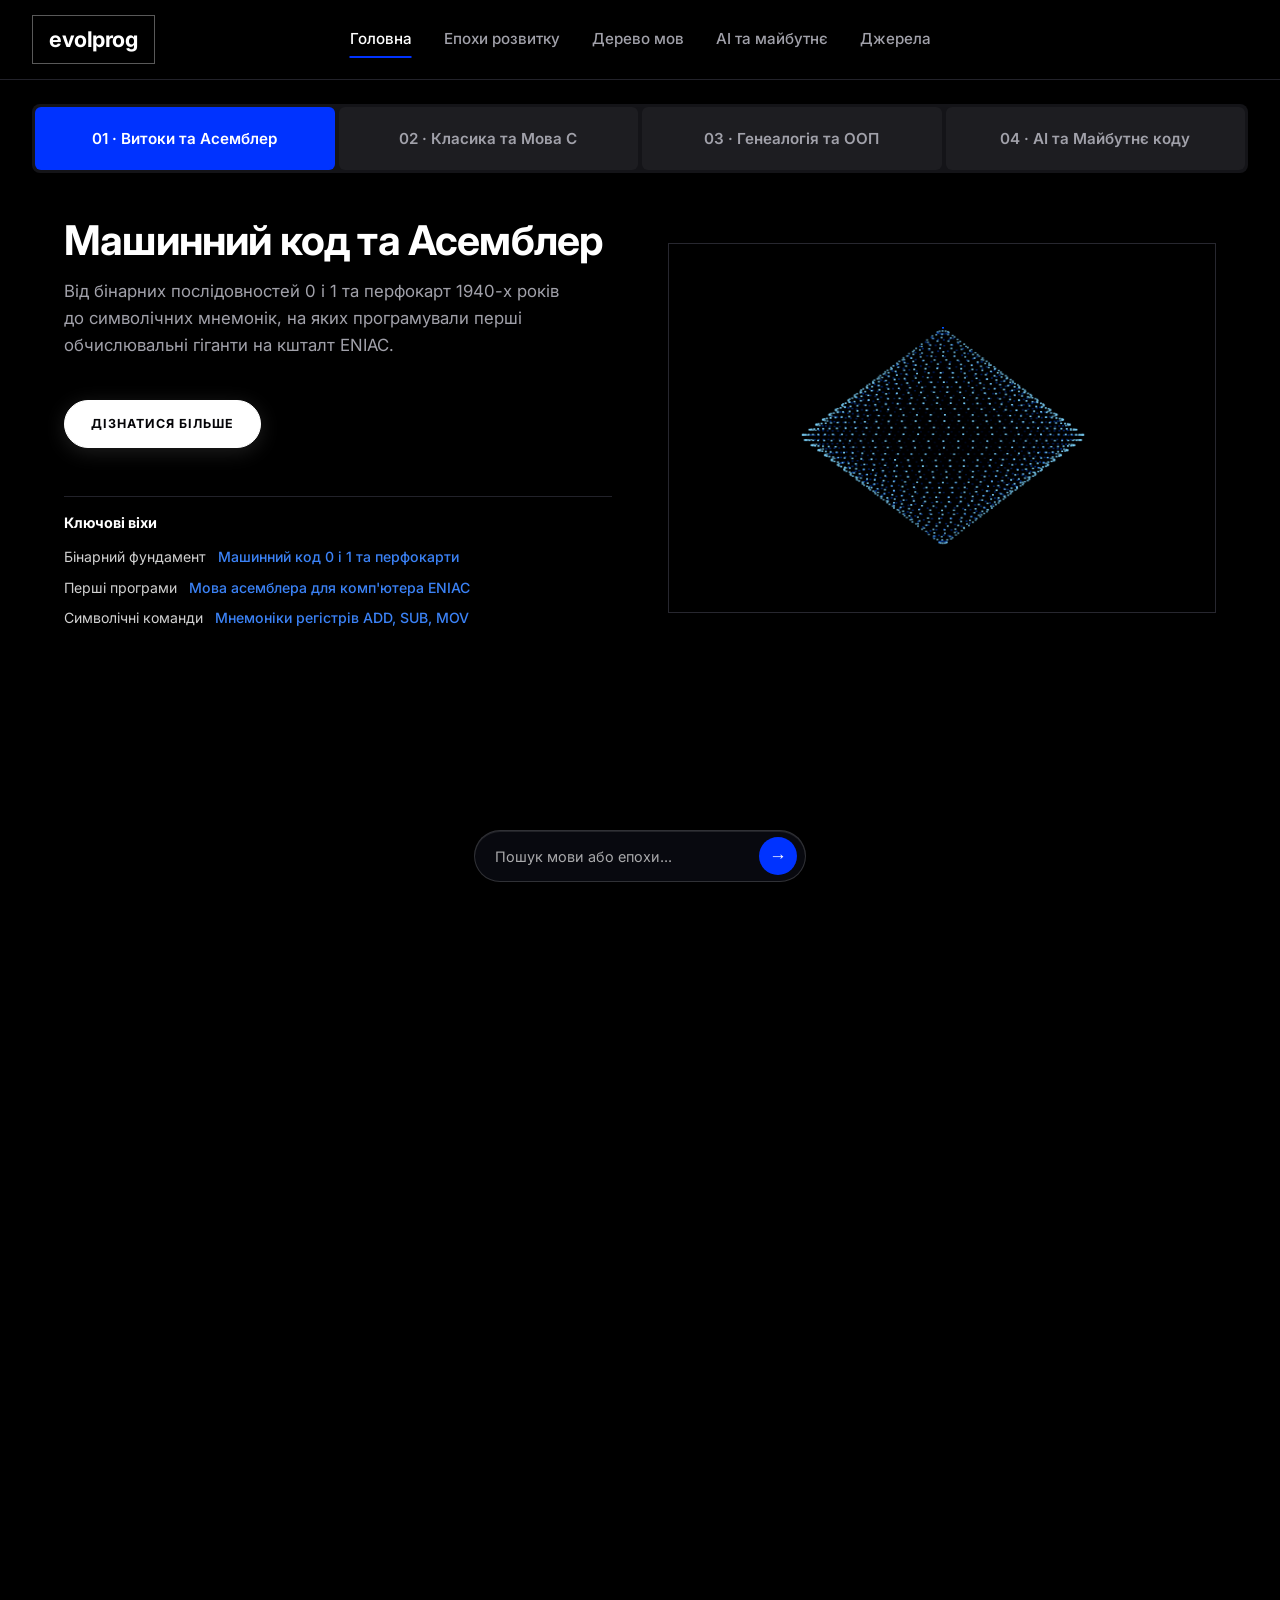
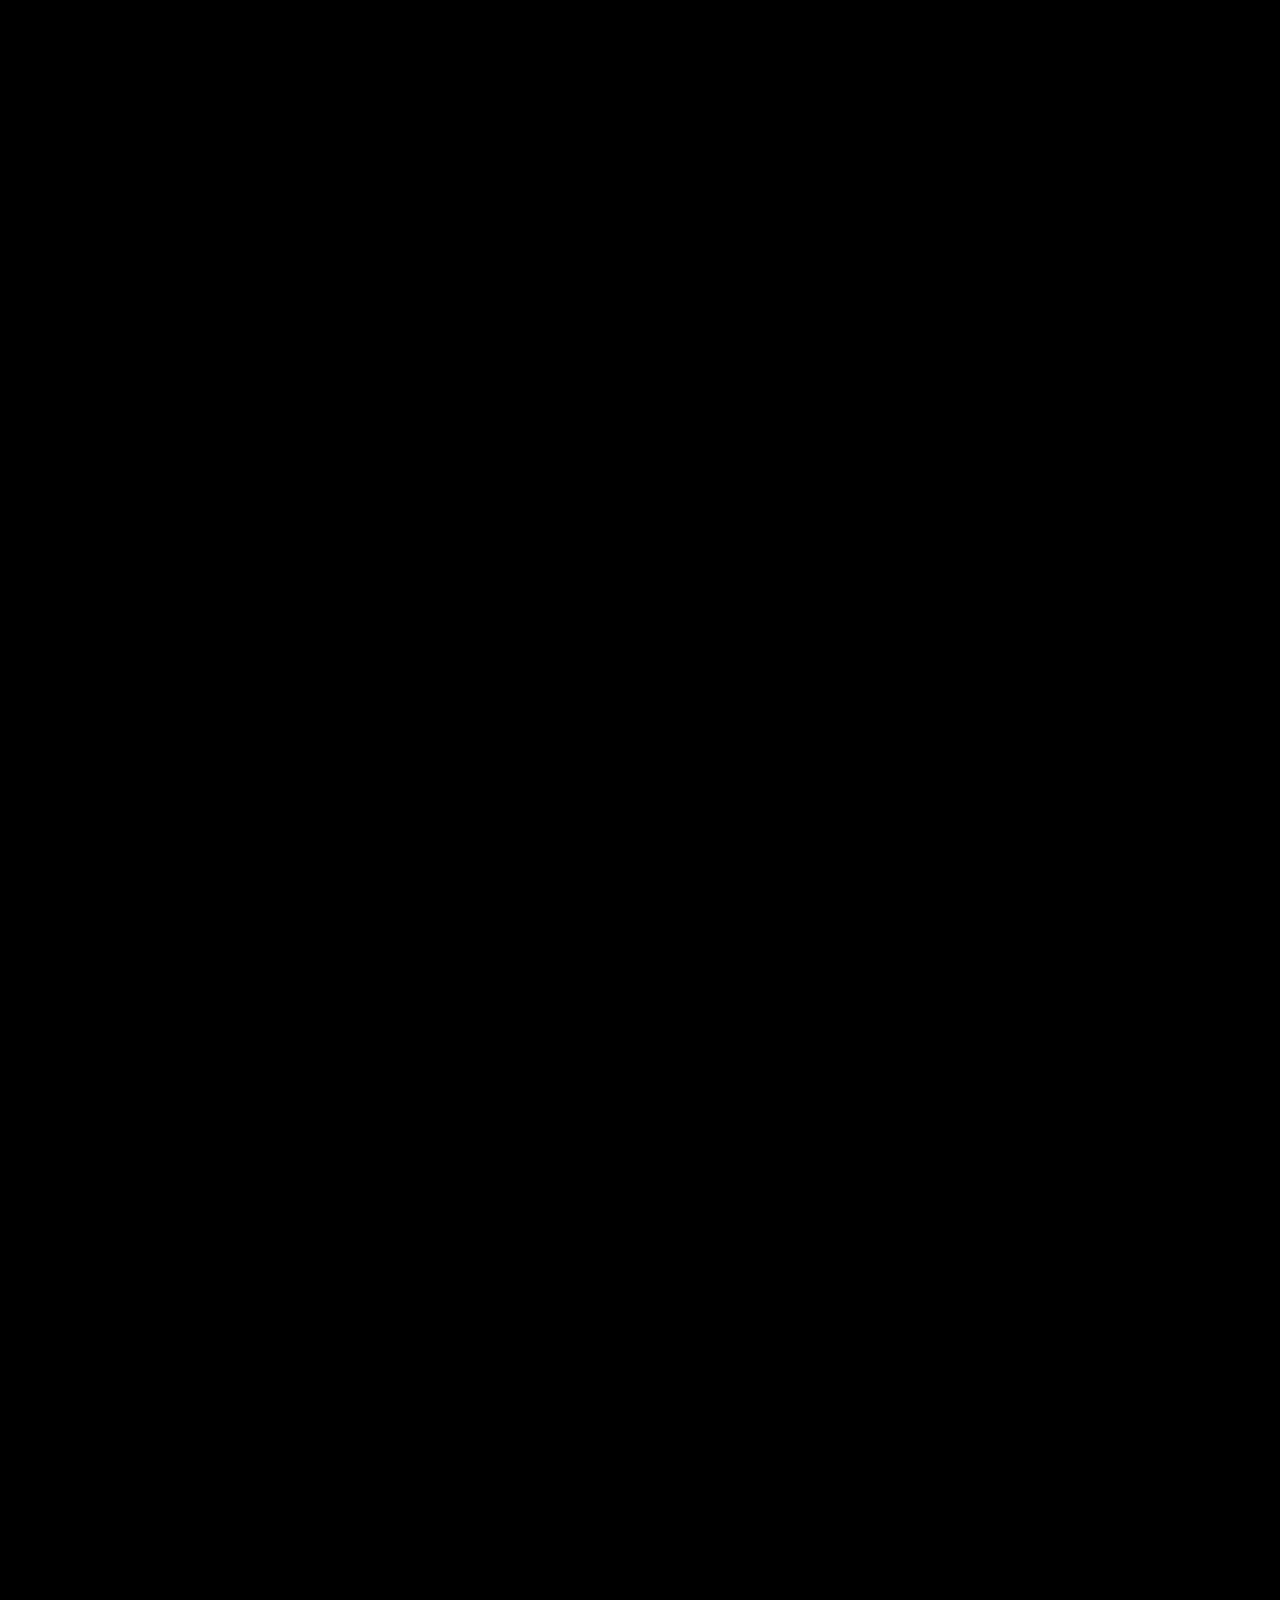
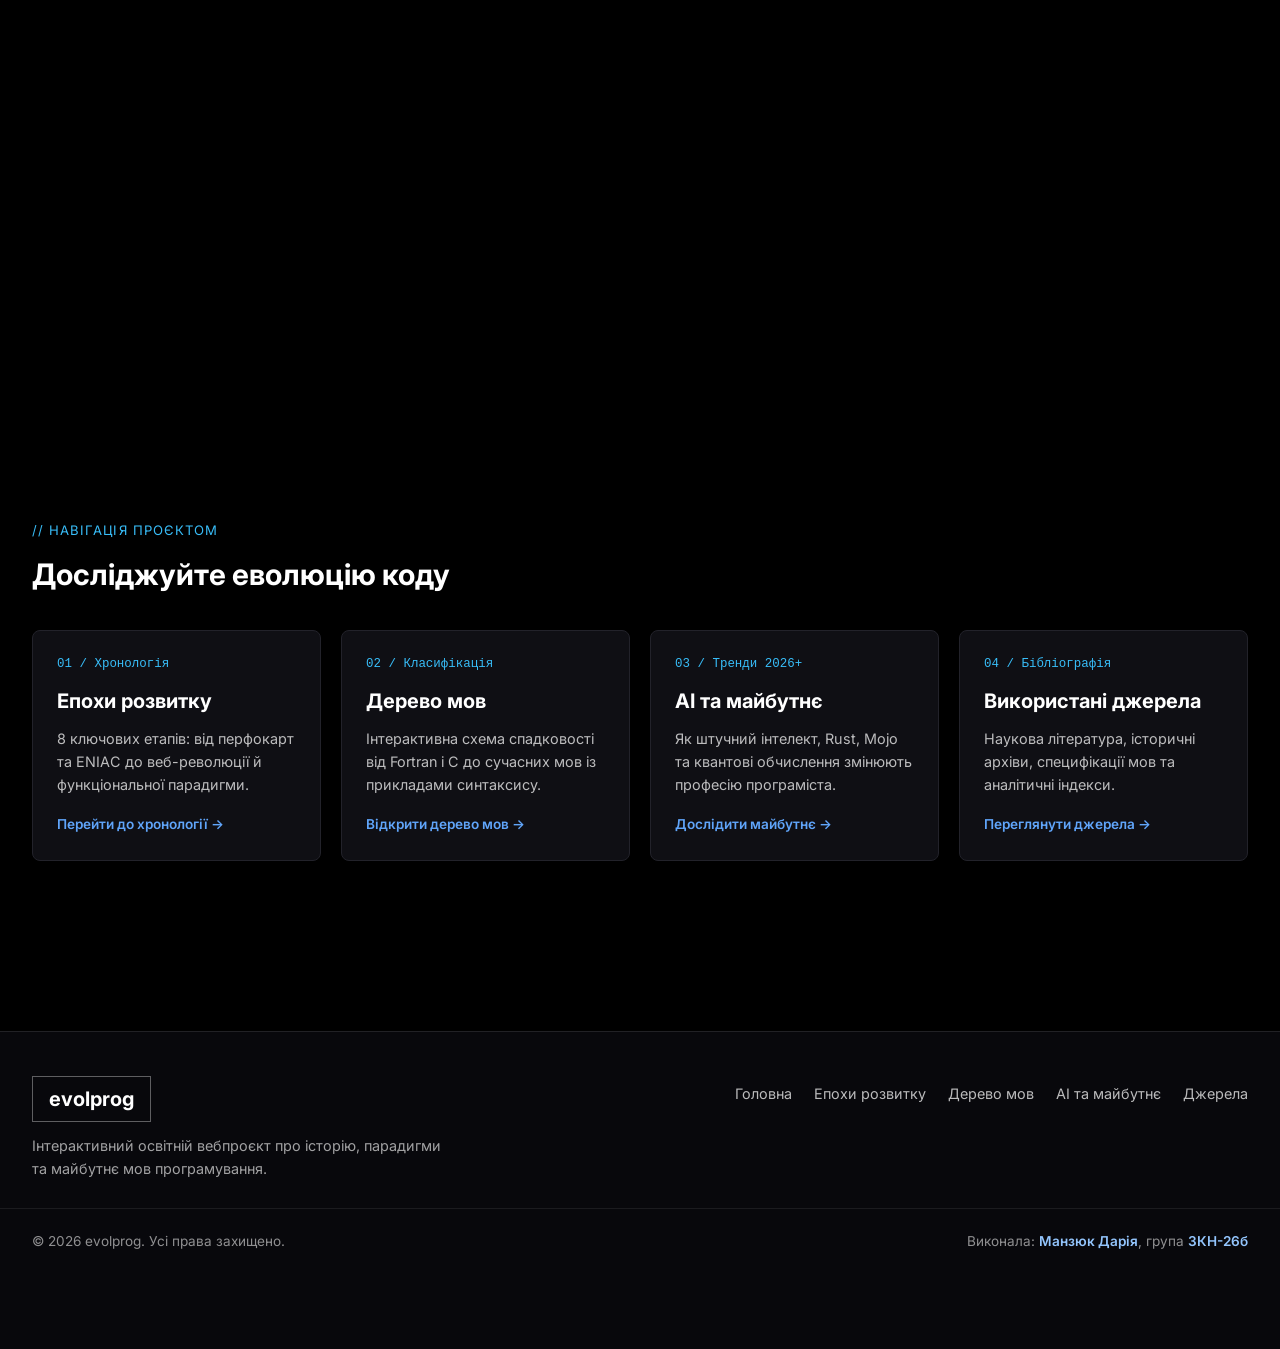
<file: index.html>
<!DOCTYPE html>
<html lang="uk">
<head>
    <meta charset="UTF-8">
    <meta name="viewport" content="width=device-width, initial-scale=1.0">
    <title>evolprog — Еволюція мов програмування</title>
    <link rel="stylesheet" href="style.css">
</head>
<body>
    <div class="page-transition" id="pageTransition"></div>

    <header class="navbar">
        <div class="container nav-inner">
            <a href="index.html" class="logo">evolprog</a>
            <nav class="nav-links">
                <a href="index.html" class="active">Головна</a>
                <a href="epochs.html">Епохи розвитку</a>
                <a href="tree.html">Дерево мов</a>
                <a href="future.html">AI та майбутнє</a>
                <a href="sources.html">Джерела</a>
            </nav>
        </div>
    </header>

    <main>
        <section class="scroll-tabs-wrapper" id="scrollTabsTrack">
            <div class="sticky-tabs-container">
                <div class="container">
                    <!-- Верхні вкладки перемикання -->
                    <div class="full-tabs-bar">
                        <div class="tab-glider" id="tabGlider"></div>
                        <button class="tab-btn active" data-tab="0">01 · Витоки та Асемблер</button>
                        <button class="tab-btn" data-tab="1">02 · Класика та Мова C</button>
                        <button class="tab-btn" data-tab="2">03 · Генеалогія та ООП</button>
                        <button class="tab-btn" data-tab="3">04 · AI та Майбутнє коду</button>
                    </div>

                    <!-- Контейнер панелей каруселі -->
                    <div class="panels-container">
                        <!-- Слайд 1 -->
                        <div class="tab-panel active">
                            <div class="panel-text">
                                <h2>Машинний код та Асемблер</h2>
                                <p>Від бінарних послідовностей 0 і 1 та перфокарт 1940-х років до символічних мнемонік, на яких програмували перші обчислювальні гіганти на кшталт ENIAC.</p>
                                <a href="epochs.html#epoch-1" class="btn-white learn-more-btn">ДІЗНАТИСЯ БІЛЬШЕ</a>

                                <div class="highlights-section">
                                    <h4>Ключові віхи</h4>
                                    <p>Бінарний фундамент <span>Машинний код 0 і 1 та перфокарти</span></p>
                                    <p>Перші програми <span>Мова асемблера для комп'ютера ENIAC</span></p>
                                    <p>Символічні команди <span>Мнемоніки регістрів ADD, SUB, MOV</span></p>
                                </div>
                            </div>
                            <div class="visual-frame">
                                <canvas class="point-cloud-canvas" data-shape="crystal"></canvas>
                            </div>
                        </div>

                        <!-- Слайд 2 -->
                        <div class="tab-panel">
                            <div class="panel-text">
                                <h2>Високорівневі мови та C</h2>
                                <p>Перехід від апаратних тонкощів до зрозумілої логіки: науковий Fortran, фінансовий COBOL та революційна мова C, яка подарувала світу UNIX і портативність.</p>
                                <a href="epochs.html#epoch-3" class="btn-white learn-more-btn">ДІЗНАТИСЯ БІЛЬШЕ</a>

                                <div class="highlights-section">
                                    <h4>Ключові віхи</h4>
                                    <p>Перші компілятори <span>Fortran (1957) та бізнес-мова COBOL</span></p>
                                    <p>Системний стандарт <span>Мова C Денніса Рітчі та ОС UNIX</span></p>
                                    <p>Структурна надійність <span>Типізація та безпека у Pascal і Ada</span></p>
                                </div>
                            </div>
                            <div class="visual-frame">
                                <canvas class="point-cloud-canvas" data-shape="tower"></canvas>
                            </div>
                        </div>

                        <!-- Слайд 3 -->
                        <div class="tab-panel">
                            <div class="panel-text">
                                <h2>Спадковість мов та ООП</h2>
                                <p>Як ідеї ALGOL, Smalltalk та C сформували генеалогічне дерево сучасних мов — від C++, Java та C# до інтерактивного JavaScript і чистого функціонального коду.</p>
                                <a href="tree.html" class="btn-white learn-more-btn">ДІЗНАТИСЯ БІЛЬШЕ</a>

                                <div class="highlights-section">
                                    <h4>Ключові віхи</h4>
                                    <p>Об'єктна парадигма <span>Smalltalk, C++, Java та платформа C#</span></p>
                                    <p>Веб-революція <span>Інтерактивний JavaScript, PHP та Python</span></p>
                                    <p>Математична чистота <span>Незмінні дані у Haskell та F#</span></p>
                                </div>
                            </div>
                            <div class="visual-frame">
                                <canvas class="point-cloud-canvas" data-shape="chess"></canvas>
                            </div>
                        </div>

                        <!-- Слайд 4 -->
                        <div class="tab-panel">
                            <div class="panel-text">
                                <h2>AI та майбутнє програмування</h2>
                                <p>Нова ера розробки поєднує Python і гібридний Mojo для штучного інтелекту, безпеку пам'яті Rust, WebAssembly та оркестрацію AI-агентів природною мовою.</p>
                                <a href="future.html" class="btn-white learn-more-btn">ДІЗНАТИСЯ БІЛЬШЕ</a>

                                <div class="highlights-section">
                                    <h4>Ключові віхи</h4>
                                    <p>Штучний інтелект <span>Екосистема Python, PyTorch та Mojo</span></p>
                                    <p>Безпека компілятора <span>Захист пам'яті без збирача сміття у Rust</span></p>
                                    <p>Горизонт 2030-х <span>Квантові мови Q# та декларативний код</span></p>
                                </div>
                            </div>
                            <div class="visual-frame">
                                <canvas class="point-cloud-canvas" data-shape="dna"></canvas>
                            </div>
                        </div>
                    </div>
                </div>
            </div>
        </section>

        <!-- Огляд усіх розділів проєкту під каруселлю -->
        <section class="container home-sections-preview" style="padding: 40px 32px 130px;">
            <div style="margin-bottom: 32px;">
                <p style="color: #38bdf8; font-size: 0.82rem; letter-spacing: 0.08em; text-transform: uppercase; margin-bottom: 10px;">
                    // НАВІГАЦІЯ ПРОЄКТОМ
                </p>
                <h2 style="font-size: 1.85rem; color: #ffffff;">Досліджуйте еволюцію коду</h2>
            </div>

            <div class="home-nav-grid">
                <a href="epochs.html" class="card home-nav-card">
                    <div class="card-body">
                        <span class="home-card-num">01 / Хронологія</span>
                        <h3>Епохи розвитку</h3>
                        <p>8 ключових етапів: від перфокарт та ENIAC до веб-революції й функціональної парадигми.</p>
                        <span class="home-card-link">Перейти до хронології →</span>
                    </div>
                </a>

                <a href="tree.html" class="card home-nav-card">
                    <div class="card-body">
                        <span class="home-card-num">02 / Класифікація</span>
                        <h3>Дерево мов</h3>
                        <p>Інтерактивна схема спадковості від Fortran і C до сучасних мов із прикладами синтаксису.</p>
                        <span class="home-card-link">Відкрити дерево мов →</span>
                    </div>
                </a>

                <a href="future.html" class="card home-nav-card">
                    <div class="card-body">
                        <span class="home-card-num">03 / Тренди 2026+</span>
                        <h3>AI та майбутнє</h3>
                        <p>Як штучний інтелект, Rust, Mojo та квантові обчислення змінюють професію програміста.</p>
                        <span class="home-card-link">Дослідити майбутнє →</span>
                    </div>
                </a>

                <a href="sources.html" class="card home-nav-card">
                    <div class="card-body">
                        <span class="home-card-num">04 / Бібліографія</span>
                        <h3>Використані джерела</h3>
                        <p>Наукова література, історичні архіви, специфікації мов та аналітичні індекси.</p>
                        <span class="home-card-link">Переглянути джерела →</span>
                    </div>
                </a>
            </div>
        </section>
    </main>

    <!-- Плаваючий пошуковий рядок -->
    <div class="floating-bar">
        <input type="text" class="floating-input" id="searchInput" placeholder="Пошук мови або епохи...">
        <button class="floating-btn" id="searchBtn" aria-label="Пошук">→</button>
    </div>
<footer class="site-footer">
        <div class="container footer-inner">
            <div class="footer-brand">
                <a href="index.html" class="logo">evolprog</a>
                <p class="footer-desc">Інтерактивний освітній вебпроєкт про історію, парадигми та майбутнє мов програмування.</p>
            </div>

            <div class="footer-nav">
                <a href="index.html">Головна</a>
                <a href="epochs.html">Епохи розвитку</a>
                <a href="tree.html">Дерево мов</a>
                <a href="future.html">AI та майбутнє</a>
                <a href="sources.html">Джерела</a>
            </div>
        </div>

        <div class="container footer-bottom">
            <span>© 2026 evolprog. Усі права захищено.</span>
            <span class="footer-author">Виконала: <strong>Манзюк Дарія</strong>, група <strong>3КН-26б</strong></span>
        </div>
    </footer>
    <script src="script.js"></script>
</body>
</html>
</file>
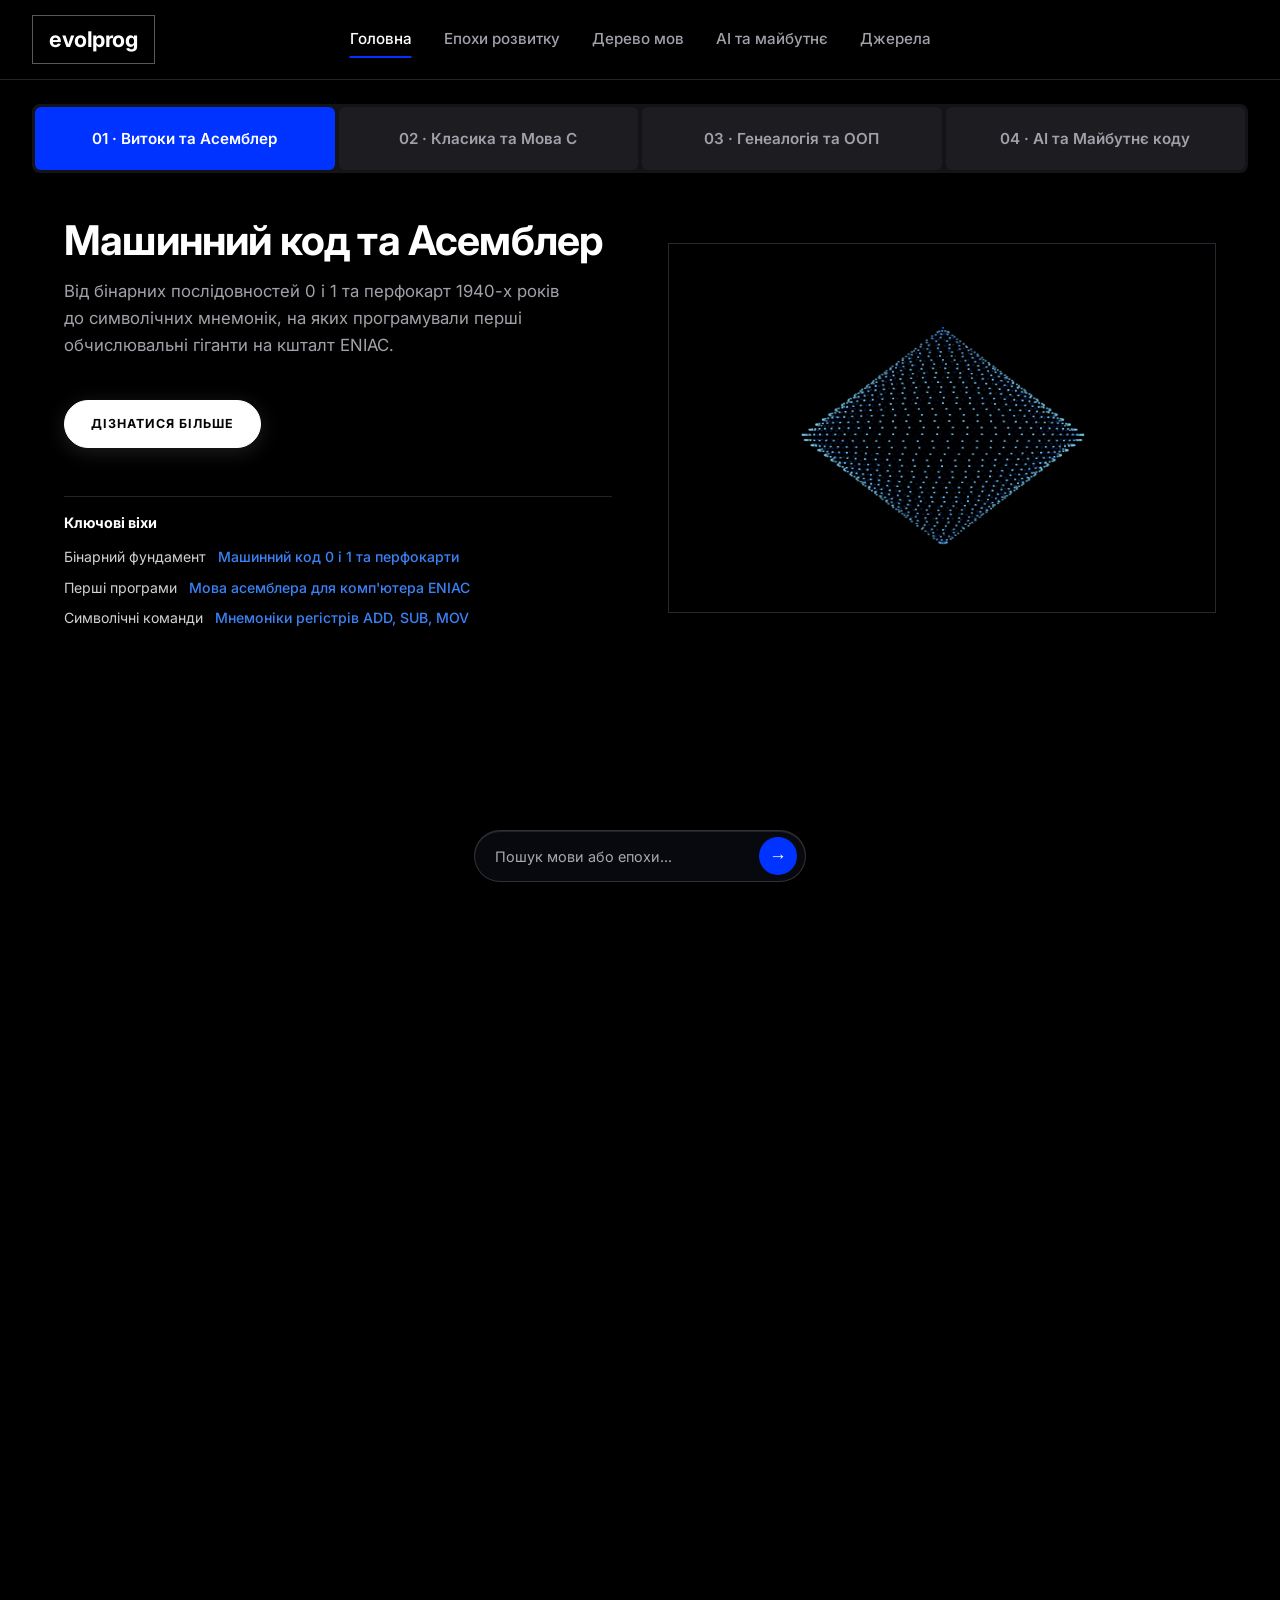
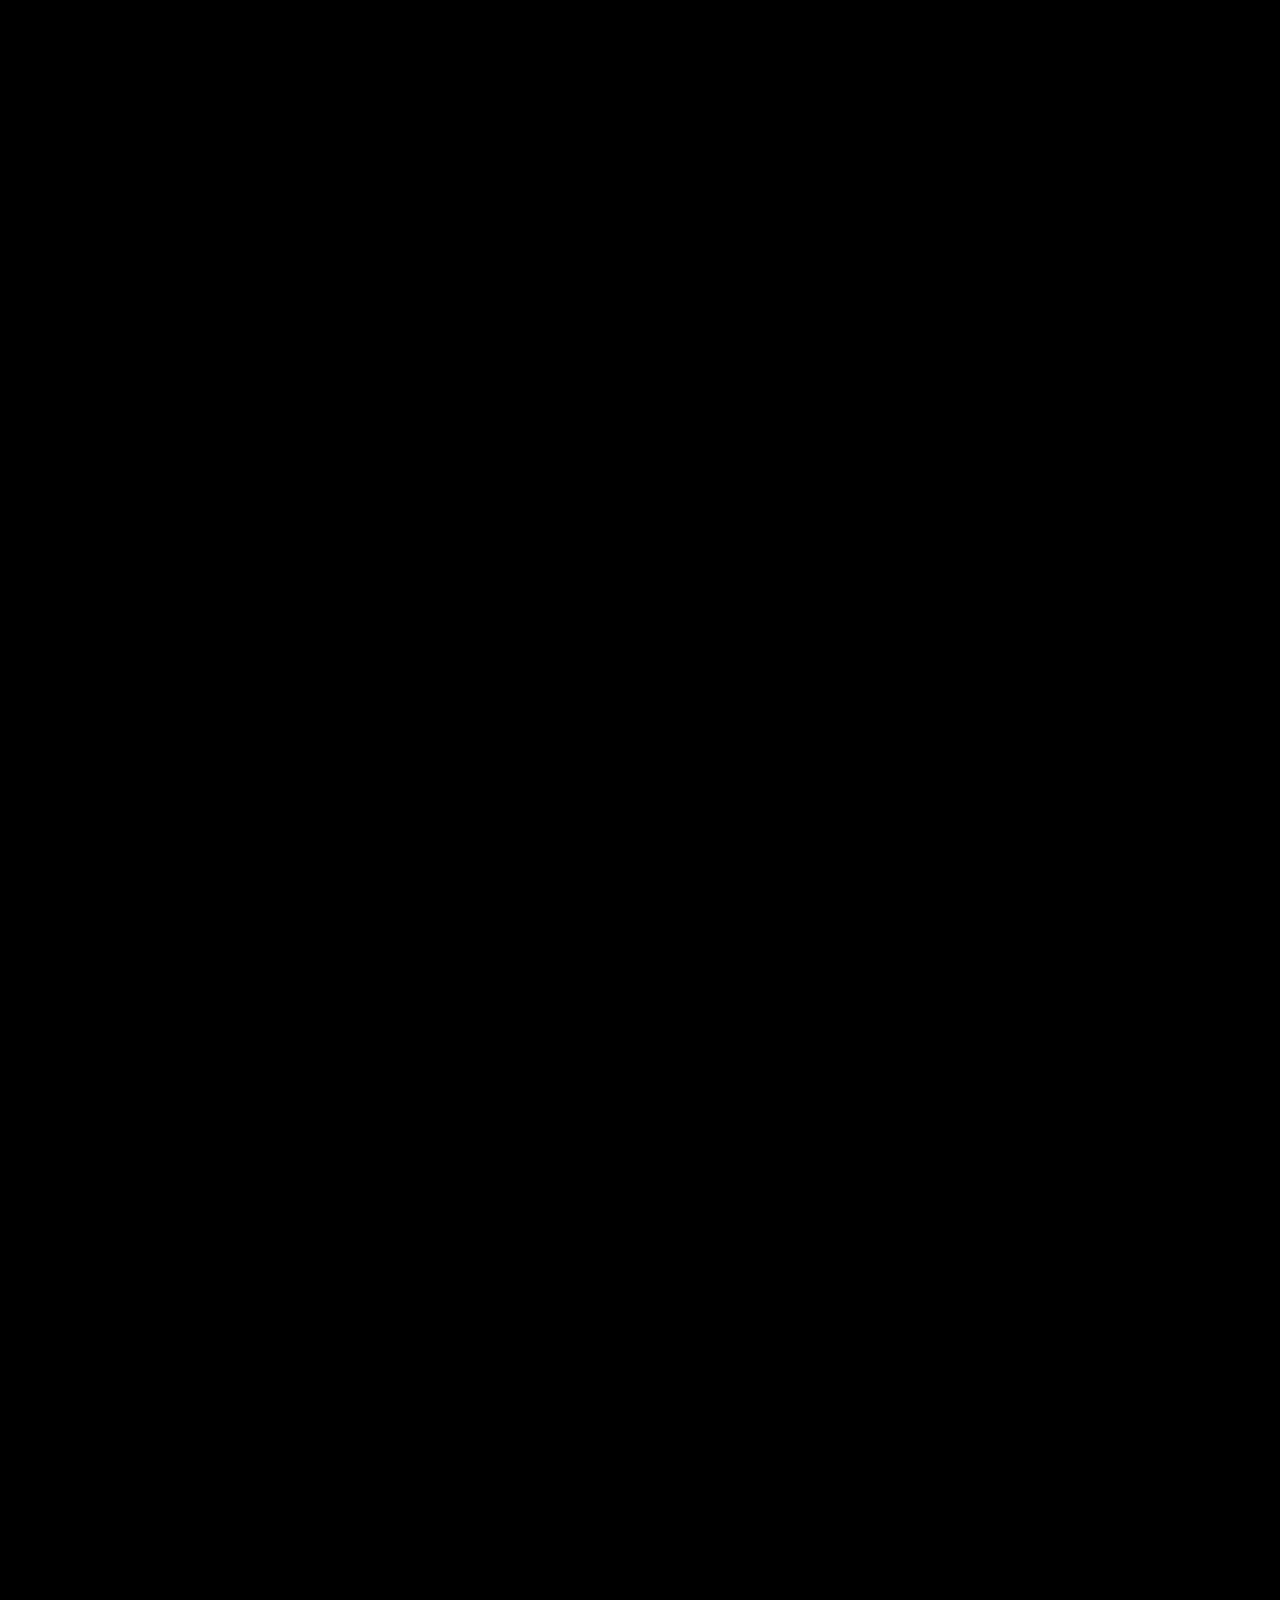
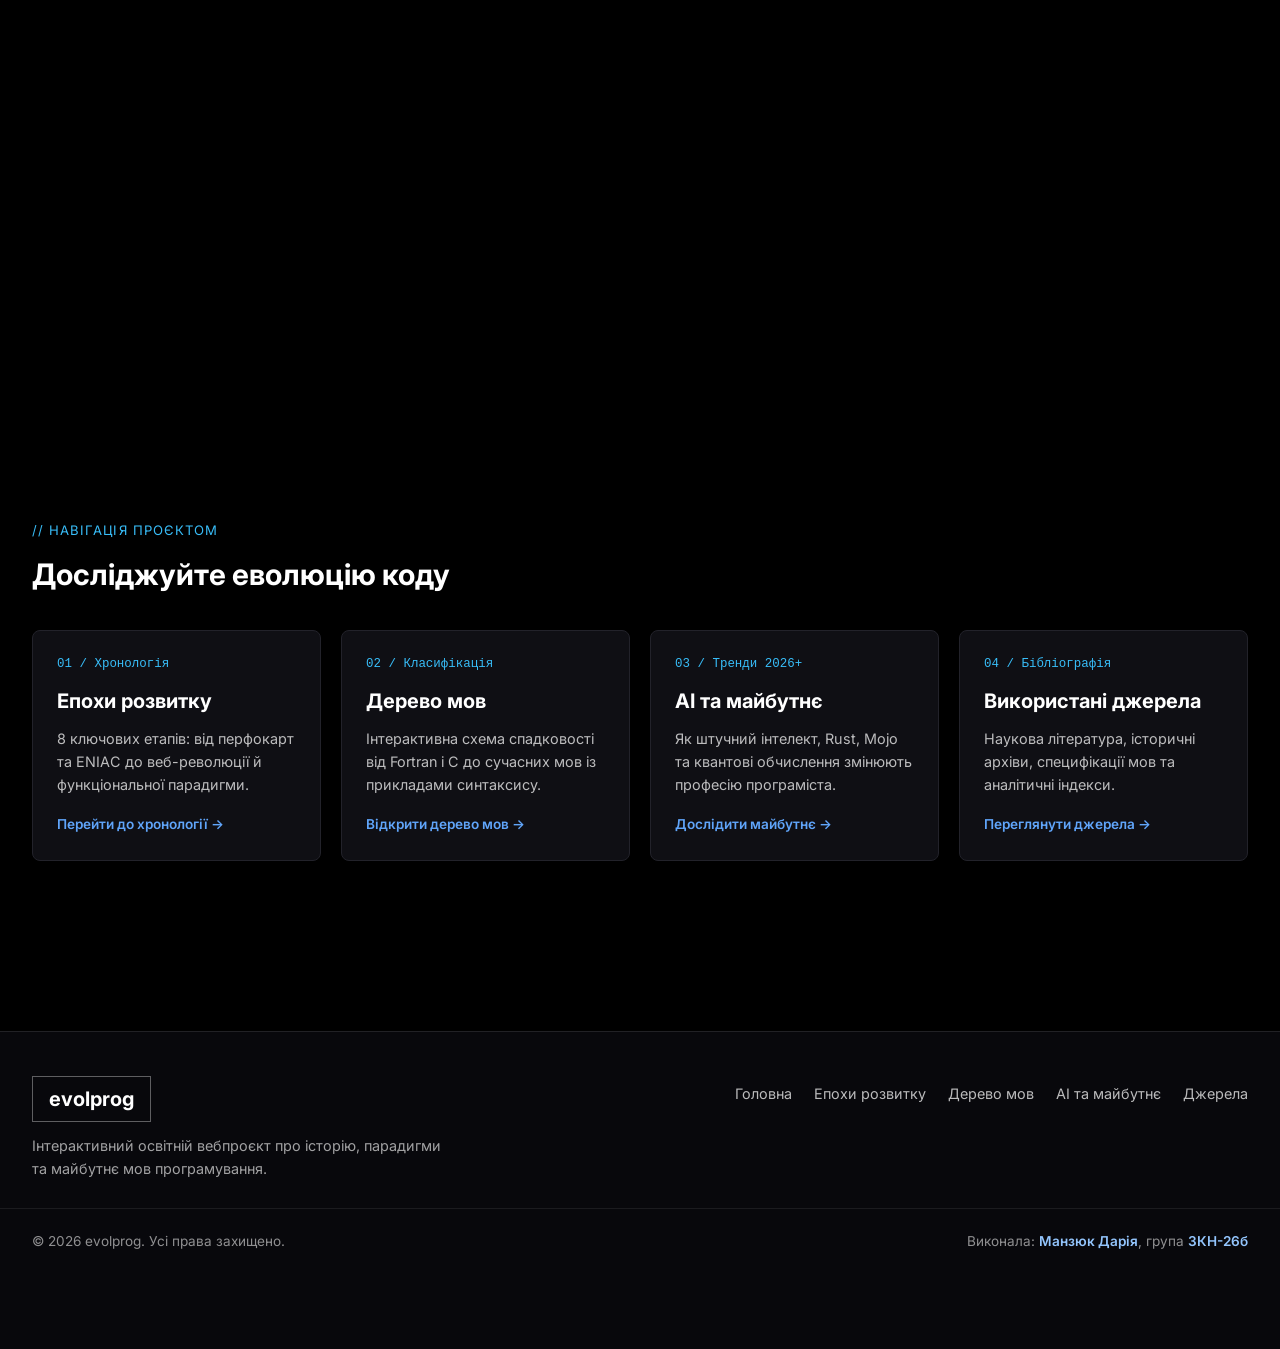
<file: Еволюція мов програмування/index.html>
<!DOCTYPE html>
<html lang="uk">
<head>
    <meta charset="UTF-8">
    <meta name="viewport" content="width=device-width, initial-scale=1.0">
    <title>evolprog — Еволюція мов програмування</title>
    <link rel="stylesheet" href="style.css">
</head>
<body>
    <div class="page-transition" id="pageTransition"></div>

    <header class="navbar">
        <div class="container nav-inner">
            <a href="index.html" class="logo">evolprog</a>
            <nav class="nav-links">
                <a href="index.html" class="active">Головна</a>
                <a href="epochs.html">Епохи розвитку</a>
                <a href="tree.html">Дерево мов</a>
                <a href="future.html">AI та майбутнє</a>
                <a href="sources.html">Джерела</a>
            </nav>
        </div>
    </header>

    <main>
        <section class="scroll-tabs-wrapper" id="scrollTabsTrack">
            <div class="sticky-tabs-container">
                <div class="container">
                    <!-- Верхні вкладки перемикання -->
                    <div class="full-tabs-bar">
                        <div class="tab-glider" id="tabGlider"></div>
                        <button class="tab-btn active" data-tab="0">01 · Витоки та Асемблер</button>
                        <button class="tab-btn" data-tab="1">02 · Класика та Мова C</button>
                        <button class="tab-btn" data-tab="2">03 · Генеалогія та ООП</button>
                        <button class="tab-btn" data-tab="3">04 · AI та Майбутнє коду</button>
                    </div>

                    <!-- Контейнер панелей каруселі -->
                    <div class="panels-container">
                        <!-- Слайд 1 -->
                        <div class="tab-panel active">
                            <div class="panel-text">
                                <h2>Машинний код та Асемблер</h2>
                                <p>Від бінарних послідовностей 0 і 1 та перфокарт 1940-х років до символічних мнемонік, на яких програмували перші обчислювальні гіганти на кшталт ENIAC.</p>
                                <a href="epochs.html#epoch-1" class="btn-white learn-more-btn">ДІЗНАТИСЯ БІЛЬШЕ</a>

                                <div class="highlights-section">
                                    <h4>Ключові віхи</h4>
                                    <p>Бінарний фундамент <span>Машинний код 0 і 1 та перфокарти</span></p>
                                    <p>Перші програми <span>Мова асемблера для комп'ютера ENIAC</span></p>
                                    <p>Символічні команди <span>Мнемоніки регістрів ADD, SUB, MOV</span></p>
                                </div>
                            </div>
                            <div class="visual-frame">
                                <canvas class="point-cloud-canvas" data-shape="crystal"></canvas>
                            </div>
                        </div>

                        <!-- Слайд 2 -->
                        <div class="tab-panel">
                            <div class="panel-text">
                                <h2>Високорівневі мови та C</h2>
                                <p>Перехід від апаратних тонкощів до зрозумілої логіки: науковий Fortran, фінансовий COBOL та революційна мова C, яка подарувала світу UNIX і портативність.</p>
                                <a href="epochs.html#epoch-3" class="btn-white learn-more-btn">ДІЗНАТИСЯ БІЛЬШЕ</a>

                                <div class="highlights-section">
                                    <h4>Ключові віхи</h4>
                                    <p>Перші компілятори <span>Fortran (1957) та бізнес-мова COBOL</span></p>
                                    <p>Системний стандарт <span>Мова C Денніса Рітчі та ОС UNIX</span></p>
                                    <p>Структурна надійність <span>Типізація та безпека у Pascal і Ada</span></p>
                                </div>
                            </div>
                            <div class="visual-frame">
                                <canvas class="point-cloud-canvas" data-shape="tower"></canvas>
                            </div>
                        </div>

                        <!-- Слайд 3 -->
                        <div class="tab-panel">
                            <div class="panel-text">
                                <h2>Спадковість мов та ООП</h2>
                                <p>Як ідеї ALGOL, Smalltalk та C сформували генеалогічне дерево сучасних мов — від C++, Java та C# до інтерактивного JavaScript і чистого функціонального коду.</p>
                                <a href="tree.html" class="btn-white learn-more-btn">ДІЗНАТИСЯ БІЛЬШЕ</a>

                                <div class="highlights-section">
                                    <h4>Ключові віхи</h4>
                                    <p>Об'єктна парадигма <span>Smalltalk, C++, Java та платформа C#</span></p>
                                    <p>Веб-революція <span>Інтерактивний JavaScript, PHP та Python</span></p>
                                    <p>Математична чистота <span>Незмінні дані у Haskell та F#</span></p>
                                </div>
                            </div>
                            <div class="visual-frame">
                                <canvas class="point-cloud-canvas" data-shape="chess"></canvas>
                            </div>
                        </div>

                        <!-- Слайд 4 -->
                        <div class="tab-panel">
                            <div class="panel-text">
                                <h2>AI та майбутнє програмування</h2>
                                <p>Нова ера розробки поєднує Python і гібридний Mojo для штучного інтелекту, безпеку пам'яті Rust, WebAssembly та оркестрацію AI-агентів природною мовою.</p>
                                <a href="future.html" class="btn-white learn-more-btn">ДІЗНАТИСЯ БІЛЬШЕ</a>

                                <div class="highlights-section">
                                    <h4>Ключові віхи</h4>
                                    <p>Штучний інтелект <span>Екосистема Python, PyTorch та Mojo</span></p>
                                    <p>Безпека компілятора <span>Захист пам'яті без збирача сміття у Rust</span></p>
                                    <p>Горизонт 2030-х <span>Квантові мови Q# та декларативний код</span></p>
                                </div>
                            </div>
                            <div class="visual-frame">
                                <canvas class="point-cloud-canvas" data-shape="dna"></canvas>
                            </div>
                        </div>
                    </div>
                </div>
            </div>
        </section>

        <!-- Огляд усіх розділів проєкту під каруселлю -->
        <section class="container home-sections-preview" style="padding: 40px 32px 130px;">
            <div style="margin-bottom: 32px;">
                <p style="color: #38bdf8; font-size: 0.82rem; letter-spacing: 0.08em; text-transform: uppercase; margin-bottom: 10px;">
                    // НАВІГАЦІЯ ПРОЄКТОМ
                </p>
                <h2 style="font-size: 1.85rem; color: #ffffff;">Досліджуйте еволюцію коду</h2>
            </div>

            <div class="home-nav-grid">
                <a href="epochs.html" class="card home-nav-card">
                    <div class="card-body">
                        <span class="home-card-num">01 / Хронологія</span>
                        <h3>Епохи розвитку</h3>
                        <p>8 ключових етапів: від перфокарт та ENIAC до веб-революції й функціональної парадигми.</p>
                        <span class="home-card-link">Перейти до хронології →</span>
                    </div>
                </a>

                <a href="tree.html" class="card home-nav-card">
                    <div class="card-body">
                        <span class="home-card-num">02 / Класифікація</span>
                        <h3>Дерево мов</h3>
                        <p>Інтерактивна схема спадковості від Fortran і C до сучасних мов із прикладами синтаксису.</p>
                        <span class="home-card-link">Відкрити дерево мов →</span>
                    </div>
                </a>

                <a href="future.html" class="card home-nav-card">
                    <div class="card-body">
                        <span class="home-card-num">03 / Тренди 2026+</span>
                        <h3>AI та майбутнє</h3>
                        <p>Як штучний інтелект, Rust, Mojo та квантові обчислення змінюють професію програміста.</p>
                        <span class="home-card-link">Дослідити майбутнє →</span>
                    </div>
                </a>

                <a href="sources.html" class="card home-nav-card">
                    <div class="card-body">
                        <span class="home-card-num">04 / Бібліографія</span>
                        <h3>Використані джерела</h3>
                        <p>Наукова література, історичні архіви, специфікації мов та аналітичні індекси.</p>
                        <span class="home-card-link">Переглянути джерела →</span>
                    </div>
                </a>
            </div>
        </section>
    </main>

    <!-- Плаваючий пошуковий рядок -->
    <div class="floating-bar">
        <input type="text" class="floating-input" id="searchInput" placeholder="Пошук мови або епохи...">
        <button class="floating-btn" id="searchBtn" aria-label="Пошук">→</button>
    </div>
<footer class="site-footer">
        <div class="container footer-inner">
            <div class="footer-brand">
                <a href="index.html" class="logo">evolprog</a>
                <p class="footer-desc">Інтерактивний освітній вебпроєкт про історію, парадигми та майбутнє мов програмування.</p>
            </div>

            <div class="footer-nav">
                <a href="index.html">Головна</a>
                <a href="epochs.html">Епохи розвитку</a>
                <a href="tree.html">Дерево мов</a>
                <a href="future.html">AI та майбутнє</a>
                <a href="sources.html">Джерела</a>
            </div>
        </div>

        <div class="container footer-bottom">
            <span>© 2026 evolprog. Усі права захищено.</span>
            <span class="footer-author">Виконала: <strong>Манзюк Дарія</strong>, група <strong>3КН-26б</strong></span>
        </div>
    </footer>
    <script src="script.js"></script>
</body>
</html>
</file>
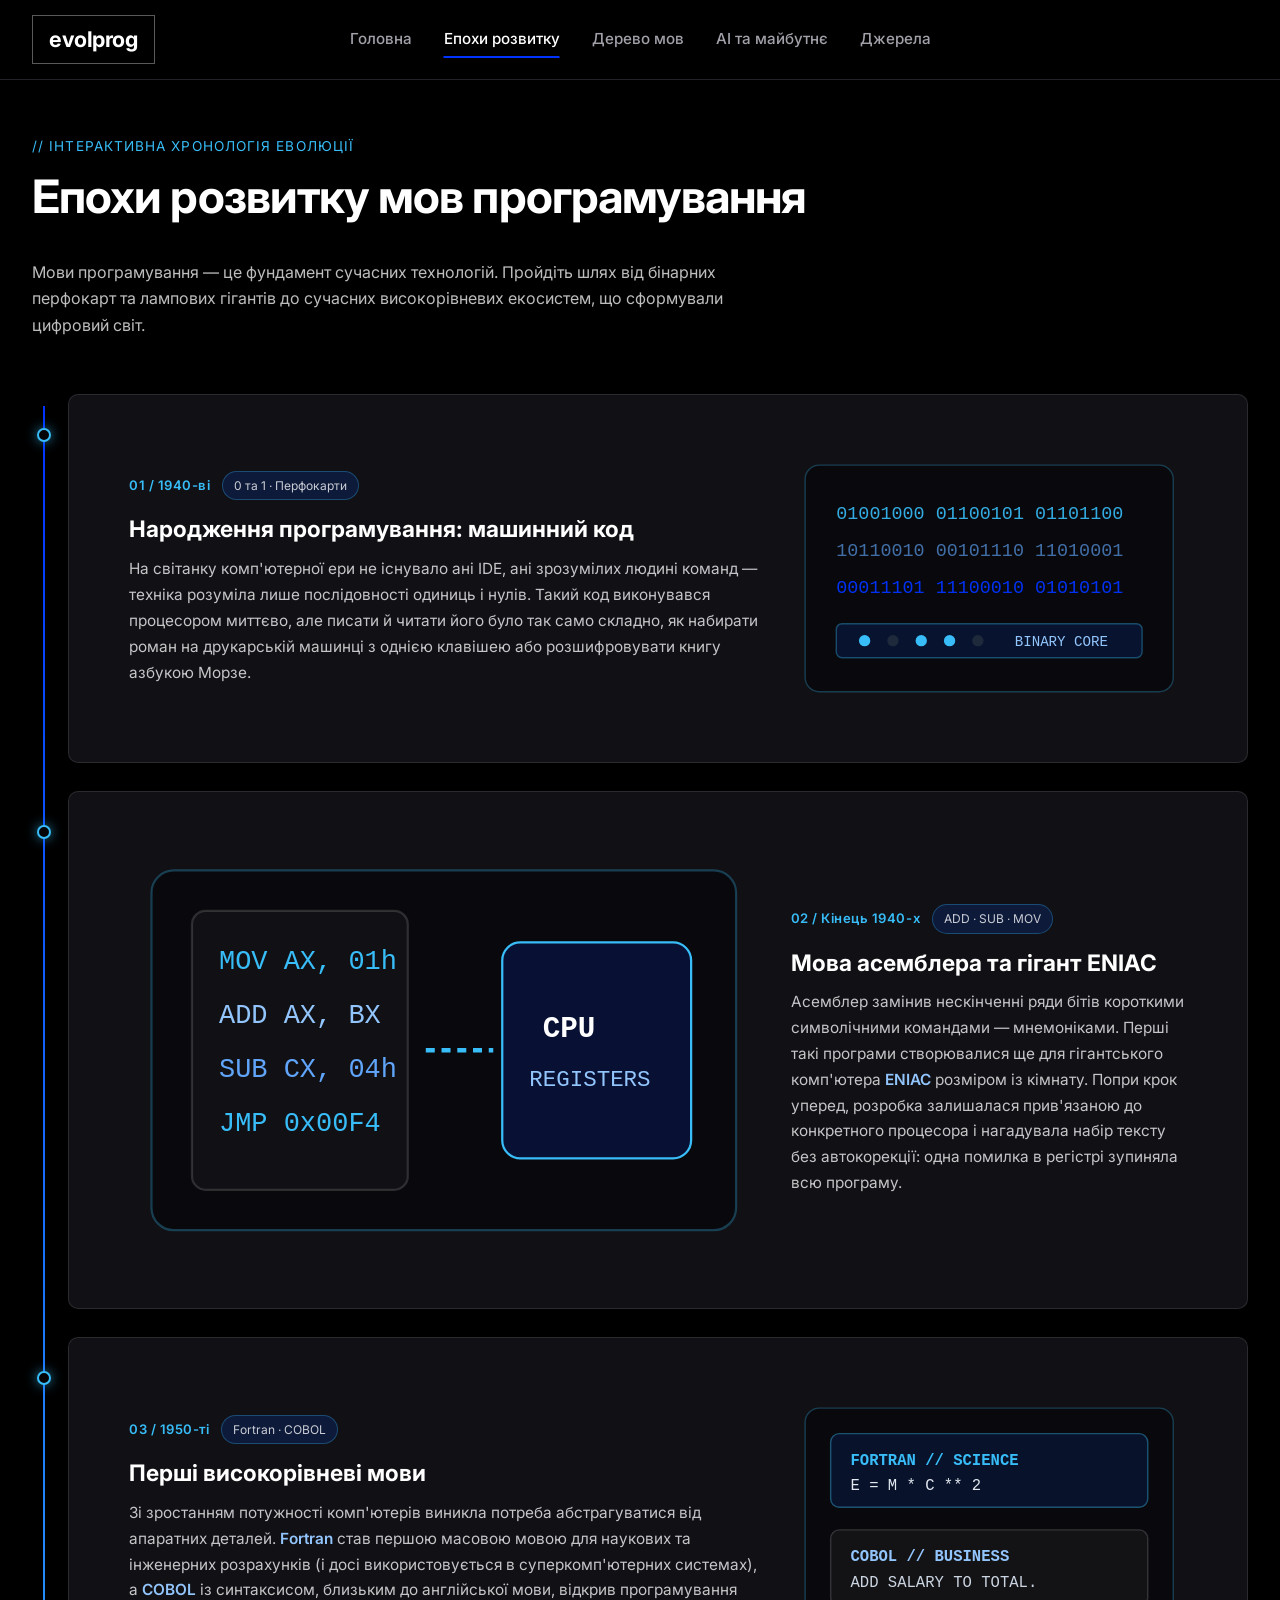
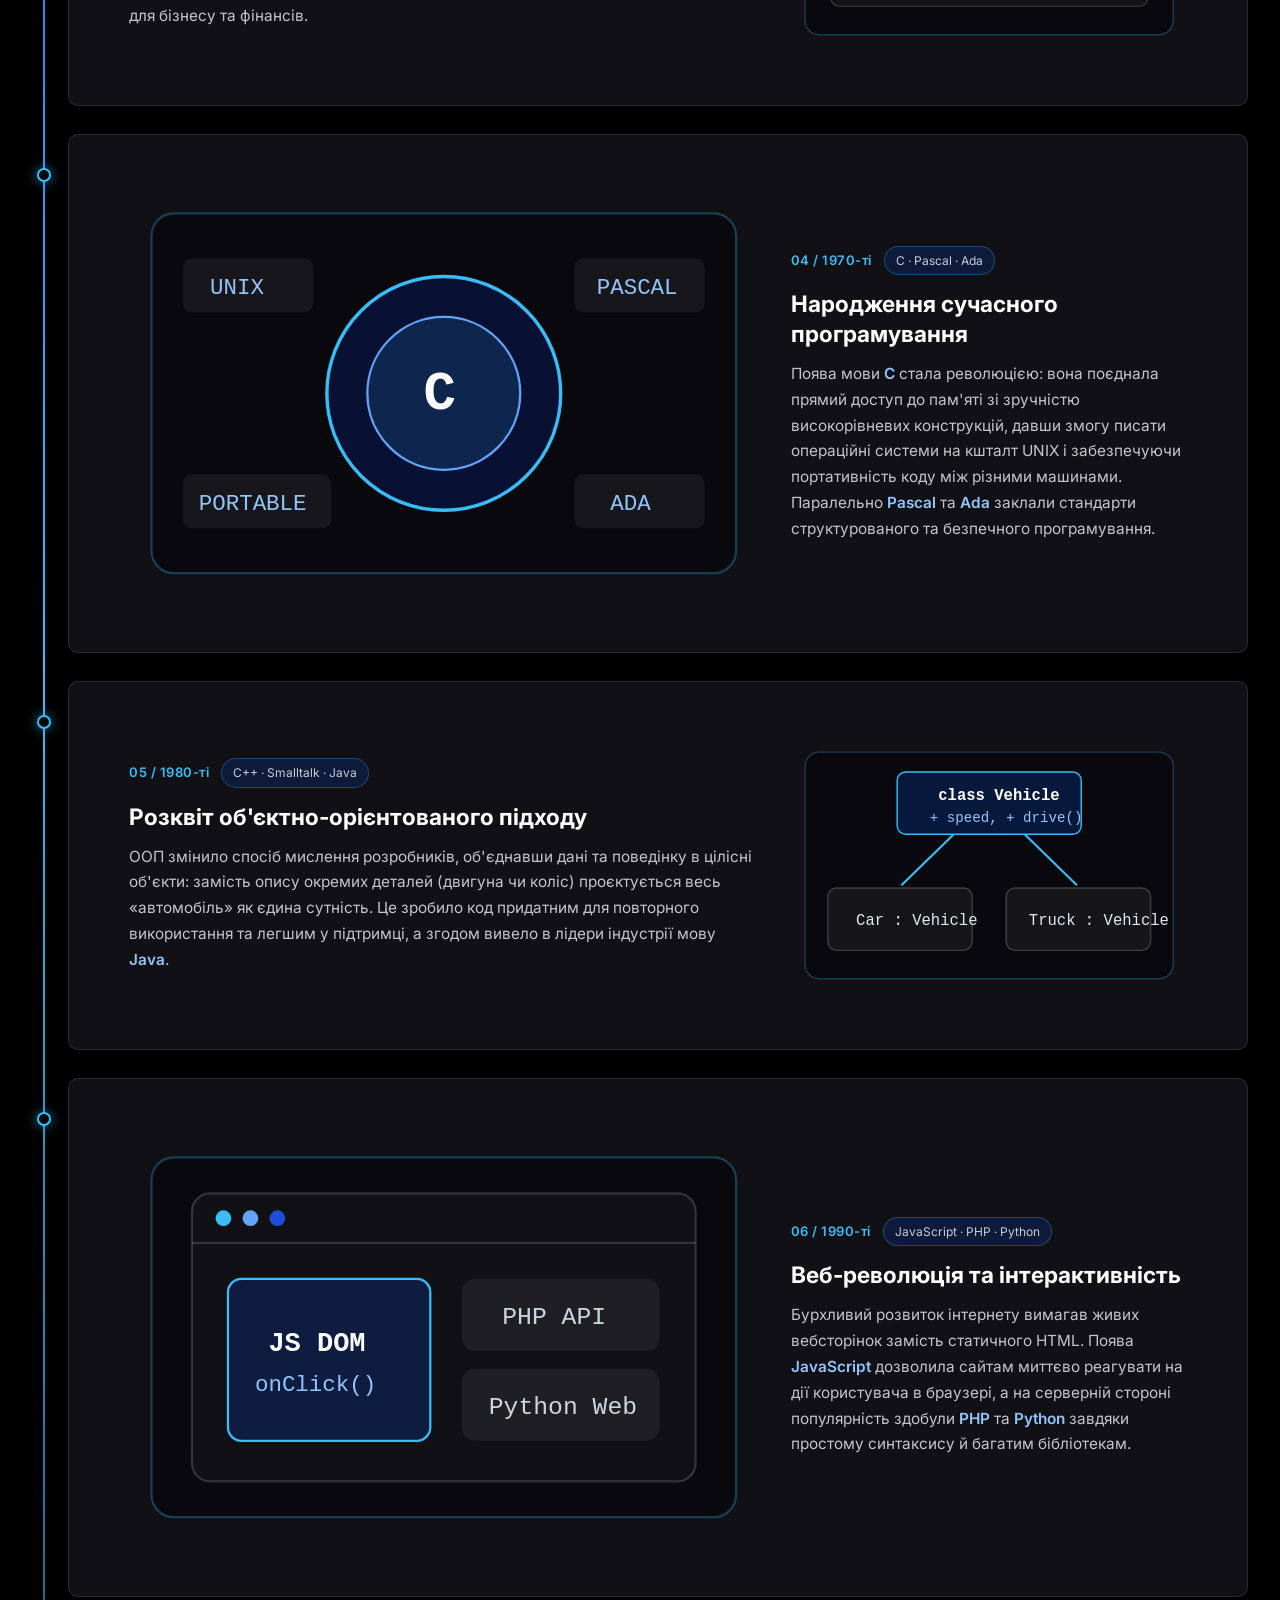
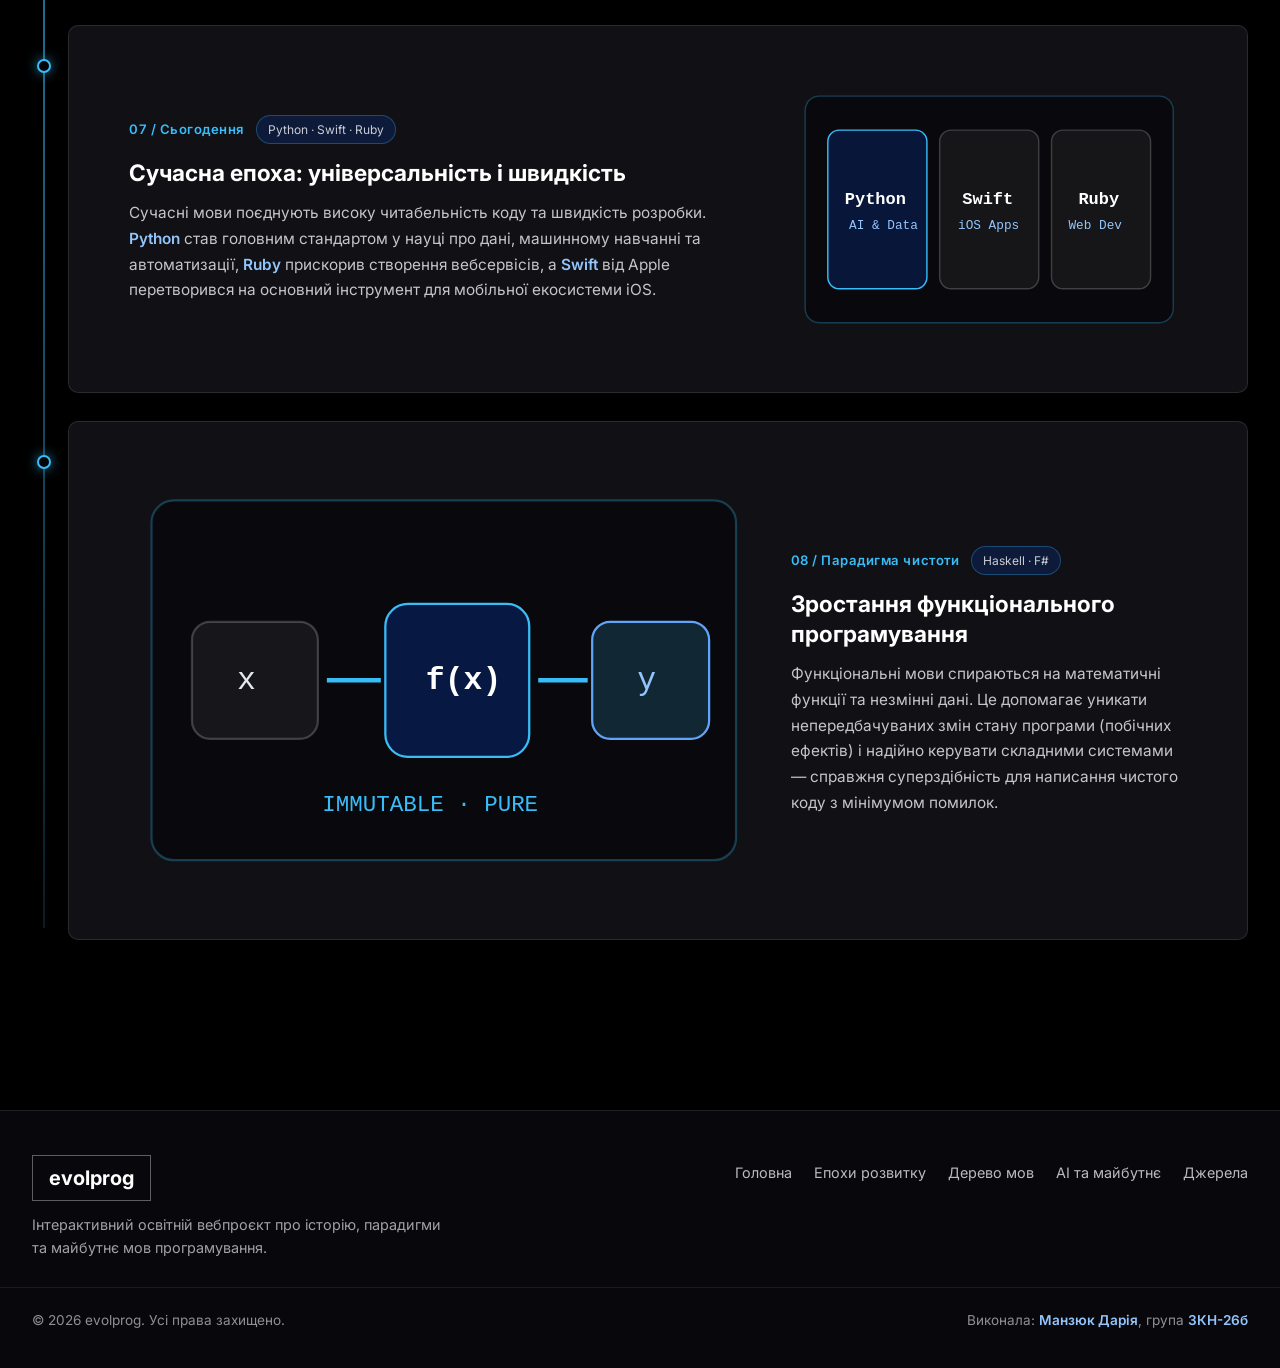
<file: epochs.html>
<!DOCTYPE html>
<html lang="uk">
<head>
    <meta charset="UTF-8">
    <meta name="viewport" content="width=device-width, initial-scale=1.0">
    <title>evolprog — Епохи розвитку мов програмування</title>
    <link rel="stylesheet" href="style.css">
</head>
<body>
    <header class="navbar">
        <div class="container nav-inner">
            <a href="index.html" class="logo">evolprog</a>
            <nav class="nav-links">
                <a href="index.html">Головна</a>
                <a href="epochs.html" class="active">Епохи розвитку</a>
                <a href="tree.html">Дерево мов</a>
                <a href="future.html">AI та майбутнє</a>
                <a href="sources.html">Джерела</a>
            </nav>
        </div>
    </header>

    <main class="container" style="padding: 56px 32px 130px;">
        <div class="epochs-hero">
            <p class="epochs-kicker">// ІНТЕРАКТИВНА ХРОНОЛОГІЯ ЕВОЛЮЦІЇ</p>
            <h1 class="section-lead-title">Епохи розвитку мов програмування</h1>
            <p class="epochs-subtitle">
                Мови програмування — це фундамент сучасних технологій. Пройдіть шлях від бінарних перфокарт та лампових гігантів до сучасних високорівневих екосистем, що сформували цифровий світ.
            </p>
        </div>

        <div class="timeline-wrapper">
            <div class="timeline-line"></div>

            <!-- ЕПОХА 01 -->
            <section class="timeline-row reveal" id="epoch-1">
                <div class="timeline-dot"></div>
                <article class="card timeline-card">
                    <div class="card-body timeline-content">
                        <div class="timeline-text">
                            <div class="epoch-meta">
                                <span class="epoch-num">01 / 1940-ві</span>
                                <span class="epoch-badge">0 та 1 · Перфокарти</span>
                            </div>
                            <h3>Народження програмування: машинний код</h3>
                            <p>
                                На світанку комп'ютерної ери не існувало ані IDE, ані зрозумілих людині команд — техніка розуміла лише послідовності одиниць і нулів. Такий код виконувався процесором миттєво, але писати й читати його було так само складно, як набирати роман на друкарській машинці з однією клавішею або розшифровувати книгу азбукою Морзе.
                            </p>
                        </div>
                        <div class="timeline-visual">
                            <svg viewBox="0 0 280 180" fill="none" xmlns="http://www.w3.org/2000/svg">
                                <rect x="10" y="10" width="260" height="160" rx="10" fill="#09090d" stroke="rgba(56,189,248,0.28)"/>
                                <text x="32" y="48" fill="#38bdf8" font-family="monospace" font-size="13" opacity="0.9">01001000 01100101 01101100</text>
                                <text x="32" y="74" fill="#60a5fa" font-family="monospace" font-size="13" opacity="0.65">10110010 00101110 11010001</text>
                                <text x="32" y="100" fill="#0033ff" font-family="monospace" font-size="13" opacity="0.95">00011101 11100010 01010101</text>
                                <rect x="32" y="122" width="216" height="24" rx="4" fill="rgba(0,85,255,0.14)" stroke="rgba(56,189,248,0.35)"/>
                                <circle cx="52" cy="134" r="4" fill="#38bdf8"/>
                                <circle cx="72" cy="134" r="4" fill="#1e293b"/>
                                <circle cx="92" cy="134" r="4" fill="#38bdf8"/>
                                <circle cx="112" cy="134" r="4" fill="#38bdf8"/>
                                <circle cx="132" cy="134" r="4" fill="#1e293b"/>
                                <text x="158" y="138" fill="#93c5fd" font-family="monospace" font-size="10">BINARY CORE</text>
                            </svg>
                        </div>
                    </div>
                </article>
            </section>

            <!-- ЕПОХА 02 -->
            <section class="timeline-row reveal">
                <div class="timeline-dot"></div>
                <article class="card timeline-card">
                    <div class="card-body timeline-content reverse">
                        <div class="timeline-text">
                            <div class="epoch-meta">
                                <span class="epoch-num">02 / Кінець 1940-х</span>
                                <span class="epoch-badge">ADD · SUB · MOV</span>
                            </div>
                            <h3>Мова асемблера та гігант ENIAC</h3>
                            <p>
                                Асемблер замінив нескінченні ряди бітів короткими символічними командами — мнемоніками. Перші такі програми створювалися ще для гігантського комп'ютера <strong>ENIAC</strong> розміром із кімнату. Попри крок уперед, розробка залишалася прив'язаною до конкретного процесора і нагадувала набір тексту без автокорекції: одна помилка в регістрі зупиняла всю програму.
                            </p>
                        </div>
                        <div class="timeline-visual">
                            <svg viewBox="0 0 280 180" fill="none" xmlns="http://www.w3.org/2000/svg">
                                <rect x="10" y="10" width="260" height="160" rx="10" fill="#09090d" stroke="rgba(56,189,248,0.28)"/>
                                <rect x="28" y="28" width="96" height="124" rx="6" fill="rgba(255,255,255,0.03)" stroke="rgba(255,255,255,0.14)"/>
                                <text x="40" y="54" fill="#38bdf8" font-family="monospace" font-size="12">MOV AX, 01h</text>
                                <text x="40" y="78" fill="#93c5fd" font-family="monospace" font-size="12">ADD AX, BX</text>
                                <text x="40" y="102" fill="#60a5fa" font-family="monospace" font-size="12">SUB CX, 04h</text>
                                <text x="40" y="126" fill="#38bdf8" font-family="monospace" font-size="12">JMP 0x00F4</text>
                                <path d="M132 90H162" stroke="#38bdf8" stroke-width="2" stroke-dasharray="4 3"/>
                                <rect x="166" y="42" width="84" height="96" rx="8" fill="rgba(0,51,255,0.16)" stroke="#38bdf8"/>
                                <text x="184" y="84" fill="#ffffff" font-family="monospace" font-size="13" font-weight="bold">CPU</text>
                                <text x="178" y="106" fill="#93c5fd" font-family="monospace" font-size="10">REGISTERS</text>
                            </svg>
                        </div>
                    </div>
                </article>
            </section>

            <!-- ЕПОХА 03 -->
            <section class="timeline-row reveal" id="epoch-3">
                <div class="timeline-dot"></div>
                <article class="card timeline-card">
                    <div class="card-body timeline-content">
                        <div class="timeline-text">
                            <div class="epoch-meta">
                                <span class="epoch-num">03 / 1950-ті</span>
                                <span class="epoch-badge">Fortran · COBOL</span>
                            </div>
                            <h3>Перші високорівневі мови</h3>
                            <p>
                                Зі зростанням потужності комп'ютерів виникла потреба абстрагуватися від апаратних деталей. <strong>Fortran</strong> став першою масовою мовою для наукових та інженерних розрахунків (і досі використовується в суперкомп'ютерних системах), а <strong>COBOL</strong> із синтаксисом, близьким до англійської мови, відкрив програмування для бізнесу та фінансів.
                            </p>
                        </div>
                        <div class="timeline-visual">
                            <svg viewBox="0 0 280 180" fill="none" xmlns="http://www.w3.org/2000/svg">
                                <rect x="10" y="10" width="260" height="160" rx="10" fill="#09090d" stroke="rgba(56,189,248,0.28)"/>
                                <rect x="28" y="28" width="224" height="52" rx="6" fill="rgba(0,85,255,0.12)" stroke="rgba(56,189,248,0.4)"/>
                                <text x="42" y="50" fill="#38bdf8" font-family="monospace" font-size="11" font-weight="bold">FORTRAN // SCIENCE</text>
                                <text x="42" y="68" fill="#e2e8f0" font-family="monospace" font-size="11">E = M * C ** 2</text>
                                <rect x="28" y="96" width="224" height="54" rx="6" fill="rgba(255,255,255,0.04)" stroke="rgba(255,255,255,0.16)"/>
                                <text x="42" y="118" fill="#93c5fd" font-family="monospace" font-size="11" font-weight="bold">COBOL // BUSINESS</text>
                                <text x="42" y="136" fill="#cbd5e1" font-family="monospace" font-size="11">ADD SALARY TO TOTAL.</text>
                            </svg>
                        </div>
                    </div>
                </article>
            </section>

            <!-- ЕПОХА 04 -->
            <section class="timeline-row reveal" id="epoch-4">
                <div class="timeline-dot"></div>
                <article class="card timeline-card">
                    <div class="card-body timeline-content reverse">
                        <div class="timeline-text">
                            <div class="epoch-meta">
                                <span class="epoch-num">04 / 1970-ті</span>
                                <span class="epoch-badge">C · Pascal · Ada</span>
                            </div>
                            <h3>Народження сучасного програмування</h3>
                            <p>
                                Поява мови <strong>C</strong> стала революцією: вона поєднала прямий доступ до пам'яті зі зручністю високорівневих конструкцій, давши змогу писати операційні системи на кшталт UNIX і забезпечуючи портативність коду між різними машинами. Паралельно <strong>Pascal</strong> та <strong>Ada</strong> заклали стандарти структурованого та безпечного програмування.
                            </p>
                        </div>
                        <div class="timeline-visual">
                            <svg viewBox="0 0 280 180" fill="none" xmlns="http://www.w3.org/2000/svg">
                                <rect x="10" y="10" width="260" height="160" rx="10" fill="#09090d" stroke="rgba(56,189,248,0.28)"/>
                                <circle cx="140" cy="90" r="52" fill="rgba(0,51,255,0.16)" stroke="#38bdf8" stroke-width="1.5"/>
                                <circle cx="140" cy="90" r="34" fill="rgba(56,189,248,0.12)" stroke="#60a5fa"/>
                                <text x="131" y="97" fill="#ffffff" font-family="monospace" font-size="24" font-weight="bold">C</text>
                                <rect x="24" y="30" width="58" height="24" rx="4" fill="rgba(255,255,255,0.06)"/>
                                <text x="36" y="46" fill="#93c5fd" font-family="monospace" font-size="10">UNIX</text>
                                <rect x="198" y="30" width="58" height="24" rx="4" fill="rgba(255,255,255,0.06)"/>
                                <text x="208" y="46" fill="#93c5fd" font-family="monospace" font-size="10">PASCAL</text>
                                <rect x="198" y="126" width="58" height="24" rx="4" fill="rgba(255,255,255,0.06)"/>
                                <text x="214" y="142" fill="#93c5fd" font-family="monospace" font-size="10">ADA</text>
                                <rect x="24" y="126" width="66" height="24" rx="4" fill="rgba(255,255,255,0.06)"/>
                                <text x="31" y="142" fill="#93c5fd" font-family="monospace" font-size="10">PORTABLE</text>
                            </svg>
                        </div>
                    </div>
                </article>
            </section>

    <!-- ЕПОХА 05 -->
            <section class="timeline-row reveal">
                <div class="timeline-dot"></div>
                <article class="card timeline-card">
                    <div class="card-body timeline-content">
                        <div class="timeline-text">
                            <div class="epoch-meta">
                                <span class="epoch-num">05 / 1980-ті</span>
                                <span class="epoch-badge">C++ · Smalltalk · Java</span>
                            </div>
                            <h3>Розквіт об'єктно-орієнтованого підходу</h3>
                            <p>
                                ООП змінило спосіб мислення розробників, об'єднавши дані та поведінку в цілісні об'єкти: замість опису окремих деталей (двигуна чи коліс) проєктується весь «автомобіль» як єдина сутність. Це зробило код придатним для повторного використання та легшим у підтримці, а згодом вивело в лідери індустрії мову <strong>Java</strong>.
                            </p>
                        </div>
                        <div class="timeline-visual">
                            <svg viewBox="0 0 280 180" fill="none" xmlns="http://www.w3.org/2000/svg">
                                <rect x="10" y="10" width="260" height="160" rx="10" fill="#09090d" stroke="rgba(56,189,248,0.28)"/>
                                <rect x="75" y="24" width="130" height="44" rx="6" fill="rgba(0,85,255,0.2)" stroke="#38bdf8"/>
                                <text x="104" y="44" fill="#ffffff" font-family="monospace" font-size="11" font-weight="bold">class Vehicle</text>
                                <text x="98" y="59" fill="#93c5fd" font-family="monospace" font-size="10">+ speed, + drive()</text>
                                <path d="M115 68L78 104M165 68L202 104" stroke="#38bdf8" stroke-width="1.5"/>
                                <rect x="26" y="106" width="102" height="44" rx="6" fill="rgba(255,255,255,0.05)" stroke="rgba(255,255,255,0.2)"/>
                                <text x="46" y="132" fill="#e2e8f0" font-family="monospace" font-size="11">Car : Vehicle</text>
                                <rect x="152" y="106" width="102" height="44" rx="6" fill="rgba(255,255,255,0.05)" stroke="rgba(255,255,255,0.2)"/>
                                <text x="168" y="132" fill="#e2e8f0" font-family="monospace" font-size="11">Truck : Vehicle</text>
                            </svg>
                        </div>
                    </div>
                </article>
            </section>

            <!-- ЕПОХА 06 -->
            <section class="timeline-row reveal">
                <div class="timeline-dot"></div>
                <article class="card timeline-card">
                    <div class="card-body timeline-content reverse">
                        <div class="timeline-text">
                            <div class="epoch-meta">
                                <span class="epoch-num">06 / 1990-ті</span>
                                <span class="epoch-badge">JavaScript · PHP · Python</span>
                            </div>
                            <h3>Веб-революція та інтерактивність</h3>
                            <p>
                                Бурхливий розвиток інтернету вимагав живих вебсторінок замість статичного HTML. Поява <strong>JavaScript</strong> дозволила сайтам миттєво реагувати на дії користувача в браузері, а на серверній стороні популярність здобули <strong>PHP</strong> та <strong>Python</strong> завдяки простому синтаксису й багатим бібліотекам.
                            </p>
                        </div>
                        <div class="timeline-visual">
                            <svg viewBox="0 0 280 180" fill="none" xmlns="http://www.w3.org/2000/svg">
                                <rect x="10" y="10" width="260" height="160" rx="10" fill="#09090d" stroke="rgba(56,189,248,0.28)"/>
                                <rect x="28" y="26" width="224" height="128" rx="8" fill="rgba(255,255,255,0.03)" stroke="rgba(255,255,255,0.16)"/>
                                <line x1="28" y1="48" x2="252" y2="48" stroke="rgba(255,255,255,0.14)"/>
                                <circle cx="42" cy="37" r="3.5" fill="#38bdf8"/>
                                <circle cx="54" cy="37" r="3.5" fill="#60a5fa"/>
                                <circle cx="66" cy="37" r="3.5" fill="#1d4ed8"/>
                                <rect x="44" y="64" width="90" height="72" rx="6" fill="rgba(0,85,255,0.18)" stroke="#38bdf8"/>
                                <text x="62" y="96" fill="#ffffff" font-family="monospace" font-size="12" font-weight="bold">JS DOM</text>
                                <text x="56" y="114" fill="#93c5fd" font-family="monospace" font-size="10">onClick()</text>
                                <rect x="148" y="64" width="88" height="32" rx="6" fill="rgba(255,255,255,0.06)"/>
                                <text x="166" y="84" fill="#cbd5e1" font-family="monospace" font-size="11">PHP API</text>
                                <rect x="148" y="104" width="88" height="32" rx="6" fill="rgba(255,255,255,0.06)"/>
                                <text x="160" y="124" fill="#cbd5e1" font-family="monospace" font-size="11">Python Web</text>
                            </svg>
                        </div>
                    </div>
                </article>
            </section>

            <!-- ЕПОХА 07 -->
            <section class="timeline-row reveal">
                <div class="timeline-dot"></div>
                <article class="card timeline-card">
                    <div class="card-body timeline-content">
                        <div class="timeline-text">
                            <div class="epoch-meta">
                                <span class="epoch-num">07 / Сьогодення</span>
                                <span class="epoch-badge">Python · Swift · Ruby</span>
                            </div>
                            <h3>Сучасна епоха: універсальність і швидкість</h3>
                            <p>
                                Сучасні мови поєднують високу читабельність коду та швидкість розробки. <strong>Python</strong> став головним стандартом у науці про дані, машинному навчанні та автоматизації, <strong>Ruby</strong> прискорив створення вебсервісів, а <strong>Swift</strong> від Apple перетворився на основний інструмент для мобільної екосистеми iOS.
                            </p>
                        </div>
                        <div class="timeline-visual">
                            <svg viewBox="0 0 280 180" fill="none" xmlns="http://www.w3.org/2000/svg">
                                <rect x="10" y="10" width="260" height="160" rx="10" fill="#09090d" stroke="rgba(56,189,248,0.28)"/>
                                <rect x="26" y="34" width="70" height="112" rx="8" fill="rgba(0,85,255,0.18)" stroke="#38bdf8"/>
                                <text x="38" y="86" fill="#ffffff" font-family="monospace" font-size="12" font-weight="bold">Python</text>
                                <text x="41" y="104" fill="#93c5fd" font-family="monospace" font-size="9">AI &amp; Data</text>
                                <rect x="105" y="34" width="70" height="112" rx="8" fill="rgba(255,255,255,0.05)" stroke="rgba(255,255,255,0.2)"/>
                                <text x="121" y="86" fill="#ffffff" font-family="monospace" font-size="12" font-weight="bold">Swift</text>
                                <text x="118" y="104" fill="#93c5fd" font-family="monospace" font-size="9">iOS Apps</text>
                                <rect x="184" y="34" width="70" height="112" rx="8" fill="rgba(255,255,255,0.05)" stroke="rgba(255,255,255,0.2)"/>
                                <text x="203" y="86" fill="#ffffff" font-family="monospace" font-size="12" font-weight="bold">Ruby</text>
                                <text x="196" y="104" fill="#93c5fd" font-family="monospace" font-size="9">Web Dev</text>
                            </svg>
                        </div>
                    </div>
                </article>
            </section>

            <!-- ЕПОХА 08 -->
            <section class="timeline-row reveal">
                <div class="timeline-dot"></div>
                <article class="card timeline-card">
                    <div class="card-body timeline-content reverse">
                        <div class="timeline-text">
                            <div class="epoch-meta">
                                <span class="epoch-num">08 / Парадигма чистоти</span>
                                <span class="epoch-badge">Haskell · F#</span>
                            </div>
                            <h3>Зростання функціонального програмування</h3>
                            <p>
                                Функціональні мови спираються на математичні функції та незмінні дані. Це допомагає уникати непередбачуваних змін стану програми (побічних ефектів) і надійно керувати складними системами — справжня суперздібність для написання чистого коду з мінімумом помилок.
                            </p>
                        </div>
                        <div class="timeline-visual">
                            <svg viewBox="0 0 280 180" fill="none" xmlns="http://www.w3.org/2000/svg">
                                <rect x="10" y="10" width="260" height="160" rx="10" fill="#09090d" stroke="rgba(56,189,248,0.28)"/>
                                <rect x="28" y="64" width="56" height="52" rx="8" fill="rgba(255,255,255,0.06)" stroke="rgba(255,255,255,0.2)"/>
                                <text x="48" y="94" fill="#e2e8f0" font-family="monospace" font-size="14">x</text>
                                <path d="M88 90H112" stroke="#38bdf8" stroke-width="2"/>
                                <rect x="114" y="56" width="64" height="68" rx="10" fill="rgba(0,85,255,0.22)" stroke="#38bdf8"/>
                                <text x="132" y="94" fill="#ffffff" font-family="monospace" font-size="14" font-weight="bold">f(x)</text>
                                <path d="M182 90H204" stroke="#38bdf8" stroke-width="2"/>
                                <rect x="206" y="64" width="52" height="52" rx="8" fill="rgba(56,189,248,0.16)" stroke="#60a5fa"/>
                                <text x="226" y="94" fill="#93c5fd" font-family="monospace" font-size="14">y</text>
                                <text x="86" y="148" fill="#38bdf8" font-family="monospace" font-size="10">IMMUTABLE · PURE</text>
                            </svg>
                        </div>
                    </div>
                </article>
            </section>
        </div>
    </main>
<footer class="site-footer">
        <div class="container footer-inner">
            <div class="footer-brand">
                <a href="index.html" class="logo">evolprog</a>
                <p class="footer-desc">Інтерактивний освітній вебпроєкт про історію, парадигми та майбутнє мов програмування.</p>
            </div>

            <div class="footer-nav">
                <a href="index.html">Головна</a>
                <a href="epochs.html">Епохи розвитку</a>
                <a href="tree.html">Дерево мов</a>
                <a href="future.html">AI та майбутнє</a>
                <a href="sources.html">Джерела</a>
            </div>
        </div>

        <div class="container footer-bottom">
            <span>© 2026 evolprog. Усі права захищено.</span>
            <span class="footer-author">Виконала: <strong>Манзюк Дарія</strong>, група <strong>3КН-26б</strong></span>
        </div>
    </footer>

    <script src="script.js"></script>
</body>
</html>
</file>
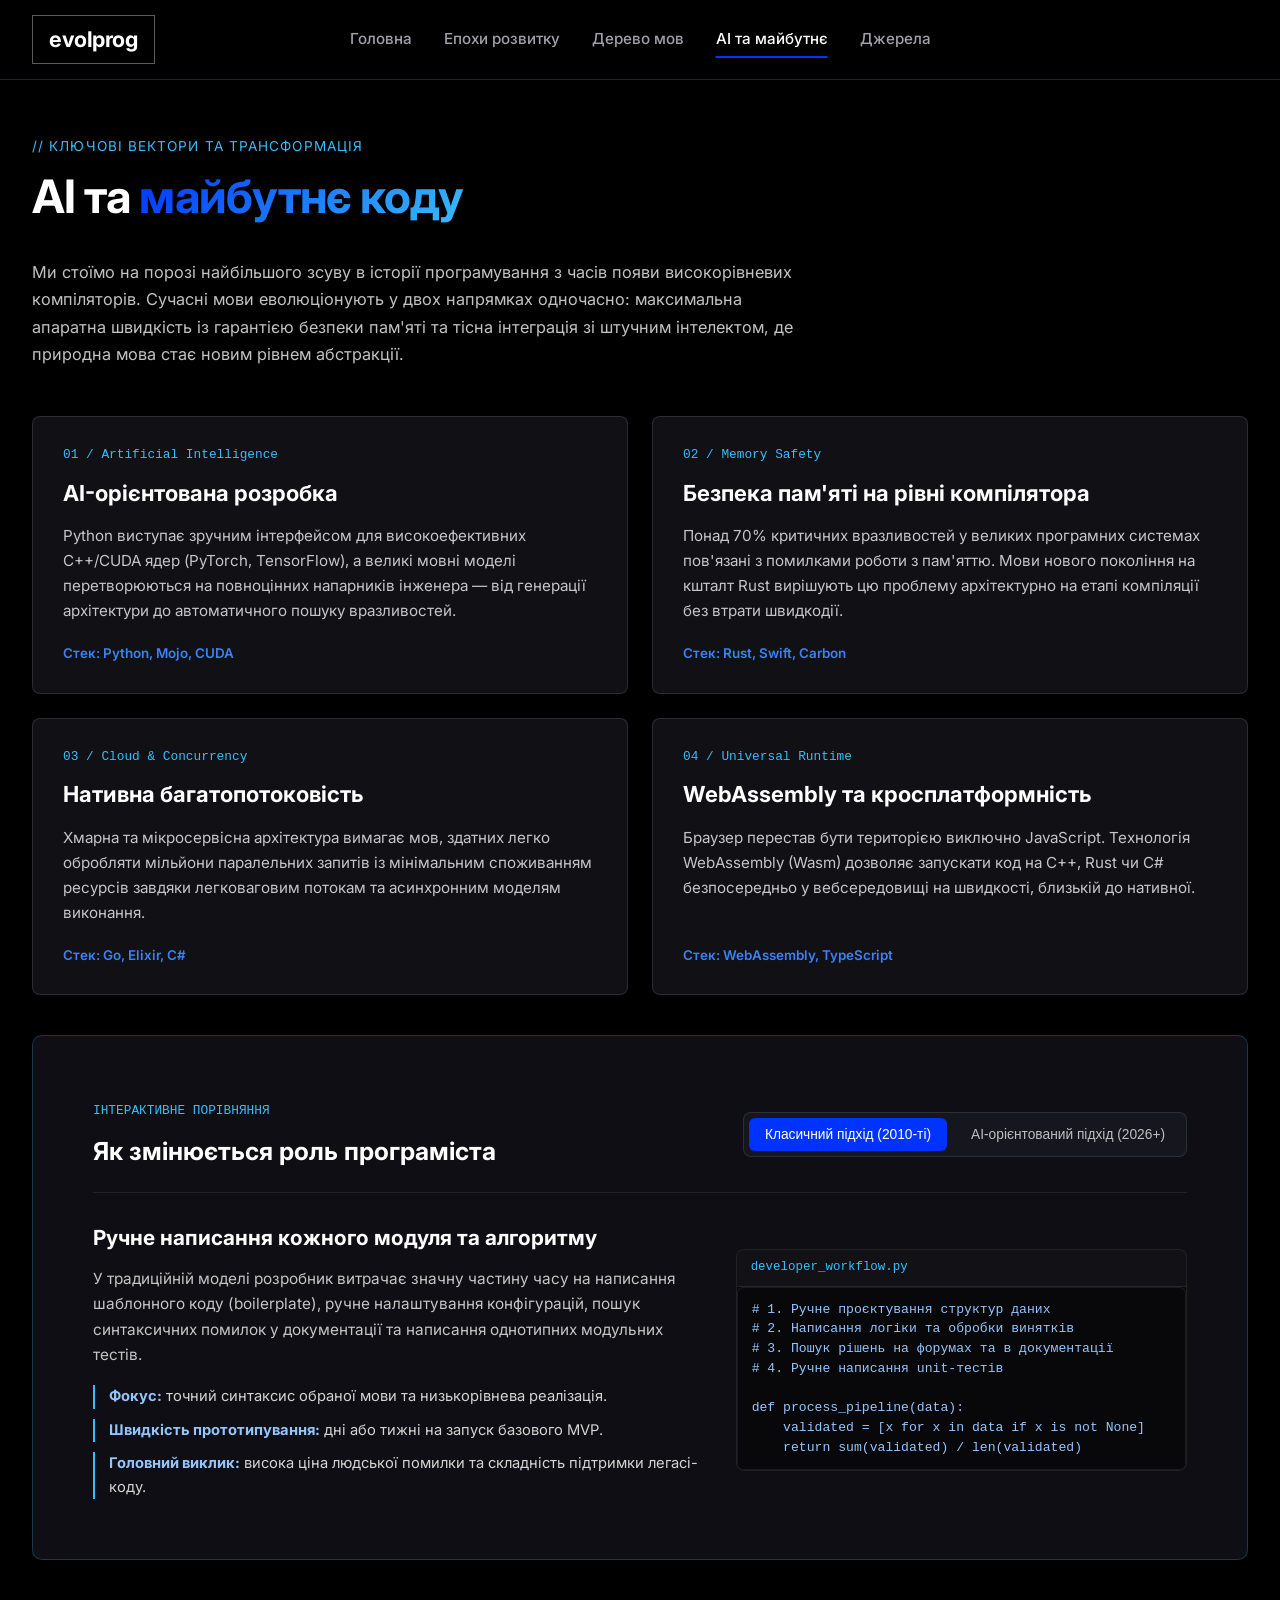
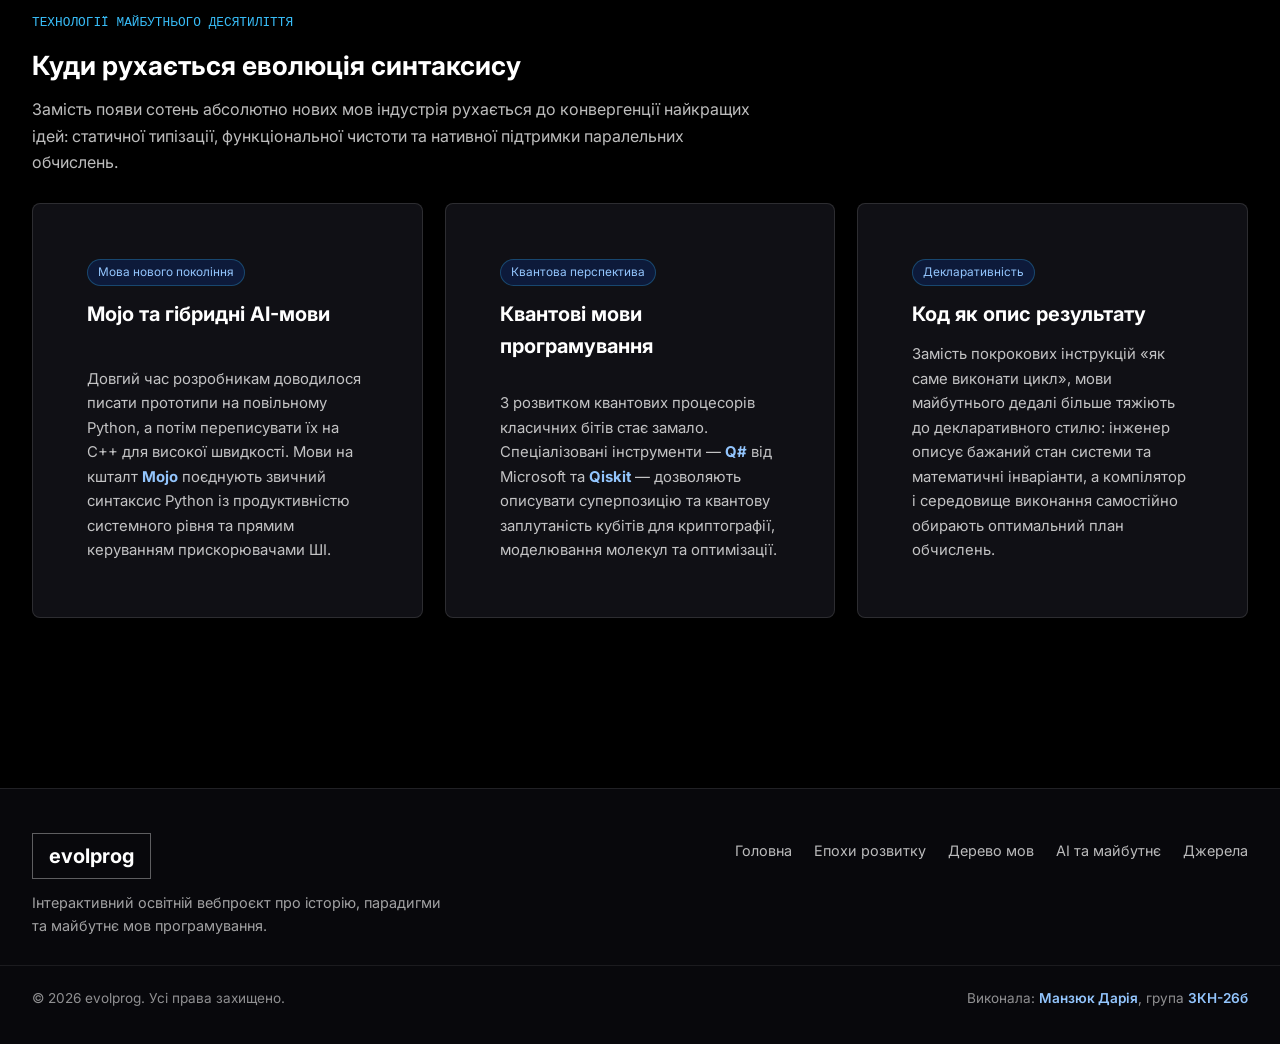
<file: future.html>
<!DOCTYPE html>
<html lang="uk">
<head>
    <meta charset="UTF-8">
    <meta name="viewport" content="width=device-width, initial-scale=1.0">
    <title>evolprog — AI та майбутнє коду</title>
    <link rel="stylesheet" href="style.css">
</head>
<body>
    <header class="navbar">
        <div class="container nav-inner">
            <a href="index.html" class="logo">evolprog</a>
            <nav class="nav-links">
                <a href="index.html">Головна</a>
                <a href="epochs.html">Епохи розвитку</a>
                <a href="tree.html">Дерево мов</a>
                <a href="future.html" class="active">AI та майбутнє</a>
                <a href="sources.html">Джерела</a>
            </nav>
        </div>
    </header>

    <main class="container" style="padding: 56px 32px 130px;">
        <!-- Вступний блок -->
        <div class="future-hero">
            <p class="future-kicker">// КЛЮЧОВІ ВЕКТОРИ ТА ТРАНСФОРМАЦІЯ</p>
            <h1 class="section-lead-title">AI та <span class="text-gradient">майбутнє коду</span></h1>
            <p class="future-subtitle">
                Ми стоїмо на порозі найбільшого зсуву в історії програмування з часів появи високорівневих компіляторів. Сучасні мови еволюціонують у двох напрямках одночасно: максимальна апаратна швидкість із гарантією безпеки пам'яті та тісна інтеграція зі штучним інтелектом, де природна мова стає новим рівнем абстракції.
            </p>
        </div>

        <!-- 4 ключові вектори сучасності -->
        <section class="future-vectors-grid" id="ai-vectors">
            <article class="card vector-card">
                <div class="card-body">
                    <span class="vector-tag">01 / Artificial Intelligence</span>
                    <h3>AI-орієнтована розробка</h3>
                    <p>
                        Python виступає зручним інтерфейсом для високоефективних C++/CUDA ядер (PyTorch, TensorFlow), а великі мовні моделі перетворюються на повноцінних напарників інженера — від генерації архітектури до автоматичного пошуку вразливостей.
                    </p>
                    <div class="vector-stack">Стек: Python, Mojo, CUDA</div>
                </div>
            </article>

            <article class="card vector-card">
                <div class="card-body">
                    <span class="vector-tag">02 / Memory Safety</span>
                    <h3>Безпека пам'яті на рівні компілятора</h3>
                    <p>
                        Понад 70% критичних вразливостей у великих програмних системах пов'язані з помилками роботи з пам'яттю. Мови нового покоління на кшталт Rust вирішують цю проблему архітектурно на етапі компіляції без втрати швидкодії.
                    </p>
                    <div class="vector-stack">Стек: Rust, Swift, Carbon</div>
                </div>
            </article>

            <article class="card vector-card">
                <div class="card-body">
                    <span class="vector-tag">03 / Cloud &amp; Concurrency</span>
                    <h3>Нативна багатопотоковість</h3>
                    <p>
                        Хмарна та мікросервісна архітектура вимагає мов, здатних легко обробляти мільйони паралельних запитів із мінімальним споживанням ресурсів завдяки легковаговим потокам та асинхронним моделям виконання.
                    </p>
                    <div class="vector-stack">Стек: Go, Elixir, C#</div>
                </div>
            </article>

            <article class="card vector-card">
                <div class="card-body">
                    <span class="vector-tag">04 / Universal Runtime</span>
                    <h3>WebAssembly та кросплатформність</h3>
                    <p>
                        Браузер перестав бути територією виключно JavaScript. Технологія WebAssembly (Wasm) дозволяє запускати код на C++, Rust чи C# безпосередньо у вебсередовищі на швидкості, близькій до нативної.
                    </p>
                    <div class="vector-stack">Стек: WebAssembly, TypeScript</div>
                </div>
            </article>
        </section>

        <!-- Інтерактивне порівняння епох розробки -->
        <section class="card paradigm-shift-box">
            <div class="card-body">
                <div class="shift-header">
                    <div>
                        <span class="vector-tag">ІНТЕРАКТИВНЕ ПОРІВНЯННЯ</span>
                        <h2>Як змінюється роль програміста</h2>
                    </div>
                    <div class="shift-tabs" id="shiftTabs">
                        <button class="shift-btn active" data-mode="classic">Класичний підхід (2010-ті)</button>
                        <button class="shift-btn" data-mode="ai">AI-орієнтований підхід (2026+)</button>
                    </div>
                </div>

                <div class="shift-grid" id="shiftContentClassic">
                    <div class="shift-text">
                        <h3>Ручне написання кожного модуля та алгоритму</h3>
                        <p>
                            У традиційній моделі розробник витрачає значну частину часу на написання шаблонного коду (boilerplate), ручне налаштування конфігурацій, пошук синтаксичних помилок у документації та написання однотипних модульних тестів.
                        </p>
                        <ul class="shift-list">
                            <li><strong>Фокус:</strong> точний синтаксис обраної мови та низькорівнева реалізація.</li>
                            <li><strong>Швидкість прототипування:</strong> дні або тижні на запуск базового MVP.</li>
                            <li><strong>Головний виклик:</strong> висока ціна людської помилки та складність підтримки легасі-коду.</li>
                        </ul>
                    </div>
                    <div class="shift-code-box">
                        <div class="code-box-title">developer_workflow.py</div>
                        <pre class="code-snippet"><code># 1. Ручне проєктування структур даних
# 2. Написання логіки та обробки винятків
# 3. Пошук рішень на форумах та в документації
# 4. Ручне написання unit-тестів

def process_pipeline(data):
    validated = [x for x in data if x is not None]
    return sum(validated) / len(validated)</code></pre>
                    </div>
                </div>

                <div class="shift-grid hidden" id="shiftContentAi">
                    <div class="shift-text">
                        <h3>Архітектурне мислення та оркестрація AI-агентів</h3>
                        <p>
                            У сучасній парадигмі природна мова стає найвищим рівнем абстракції. Розробник формулює бізнес-логіку, обмеження безпеки та архітектуру системи, тоді як AI-моделі генерують реалізацію, тести й оптимізують продуктивність у реальному часі.
                        </p>
                        <ul class="shift-list">
                            <li><strong>Фокус:</strong> системна архітектура, верифікація безпеки та постановка точних специфікацій.</li>
                            <li><strong>Швидкість прототипування:</strong> години від ідеї до робочого застосунку.</li>
                            <li><strong>Головний виклик:</strong> критичний аудит згенерованого коду та контроль якості.</li>
                        </ul>
                    </div>
                    <div class="shift-code-box">
                        <div class="code-box-title">ai_spec_pipeline.mojo</div>
                        <pre class="code-snippet"><code># Специфікація наміру + апаратна оптимізація
# AI генерує типізований, безпечний та швидкий код

fn fast_tensor_mean(data: Tensor[DType.float32]) -&gt; Float32:
    # Автоматична векторизація під GPU/CPU
    return data.reduce_mean()</code></pre>
                    </div>
                </div>
            </div>
        </section>

        <!-- Мови нового покоління та погляд у 2030-ті -->
        <section class="future-deep-section">
            <div class="deep-intro">
                <span class="vector-tag">ТЕХНОЛОГІЇ МАЙБУТНЬОГО ДЕСЯТИЛІТТЯ</span>
                <h2>Куди рухається еволюція синтаксису</h2>
                <p>
                    Замість появи сотень абсолютно нових мов індустрія рухається до конвергенції найкращих ідей: статичної типізації, функціональної чистоти та нативної підтримки паралельних обчислень.
                </p>
            </div>

            <div class="future-pillars">
                <article class="card pillar-card">
                    <div class="card-body">
                        <div class="pillar-header">
                            <span class="pillar-badge">Мова нового покоління</span>
                            <h3>Mojo та гібридні AI-мови</h3>
                        </div>
                        <p>
                            Довгий час розробникам доводилося писати прототипи на повільному Python, а потім переписувати їх на C++ для високої швидкості. Мови на кшталт <strong>Mojo</strong> поєднують звичний синтаксис Python із продуктивністю системного рівня та прямим керуванням прискорювачами ШІ.
                        </p>
                    </div>
                </article>

                <article class="card pillar-card">
                    <div class="card-body">
                        <div class="pillar-header">
                            <span class="pillar-badge">Квантова перспектива</span>
                            <h3>Квантові мови програмування</h3>
                        </div>
                        <p>
                            З розвитком квантових процесорів класичних бітів стає замало. Спеціалізовані інструменти — <strong>Q#</strong> від Microsoft та <strong>Qiskit</strong> — дозволяють описувати суперпозицію та квантову заплутаність кубітів для криптографії, моделювання молекул та оптимізації.
                        </p>
                    </div>
                </article>

                <article class="card pillar-card">
                    <div class="card-body">
                        <div class="pillar-header">
                            <span class="pillar-badge">Декларативність</span>
                            <h3>Код як опис результату</h3>
                        </div>
                        <p>
                            Замість покрокових інструкцій «як саме виконати цикл», мови майбутнього дедалі більше тяжіють до декларативного стилю: інженер описує бажаний стан системи та математичні інваріанти, а компілятор і середовище виконання самостійно обирають оптимальний план обчислень.
                        </p>
                    </div>
                </article>
            </div>
        </section>
    </main>


<footer class="site-footer">
        <div class="container footer-inner">
            <div class="footer-brand">
                <a href="index.html" class="logo">evolprog</a>
                <p class="footer-desc">Інтерактивний освітній вебпроєкт про історію, парадигми та майбутнє мов програмування.</p>
            </div>

            <div class="footer-nav">
                <a href="index.html">Головна</a>
                <a href="epochs.html">Епохи розвитку</a>
                <a href="tree.html">Дерево мов</a>
                <a href="future.html">AI та майбутнє</a>
                <a href="sources.html">Джерела</a>
            </div>
        </div>

        <div class="container footer-bottom">
            <span>© 2026 evolprog. Усі права захищено.</span>
            <span class="footer-author">Виконала: <strong>Манзюк Дарія</strong>, група <strong>3КН-26б</strong></span>
        </div>
    </footer>
    <script src="script.js"></script>
</body>
</html>
</file>
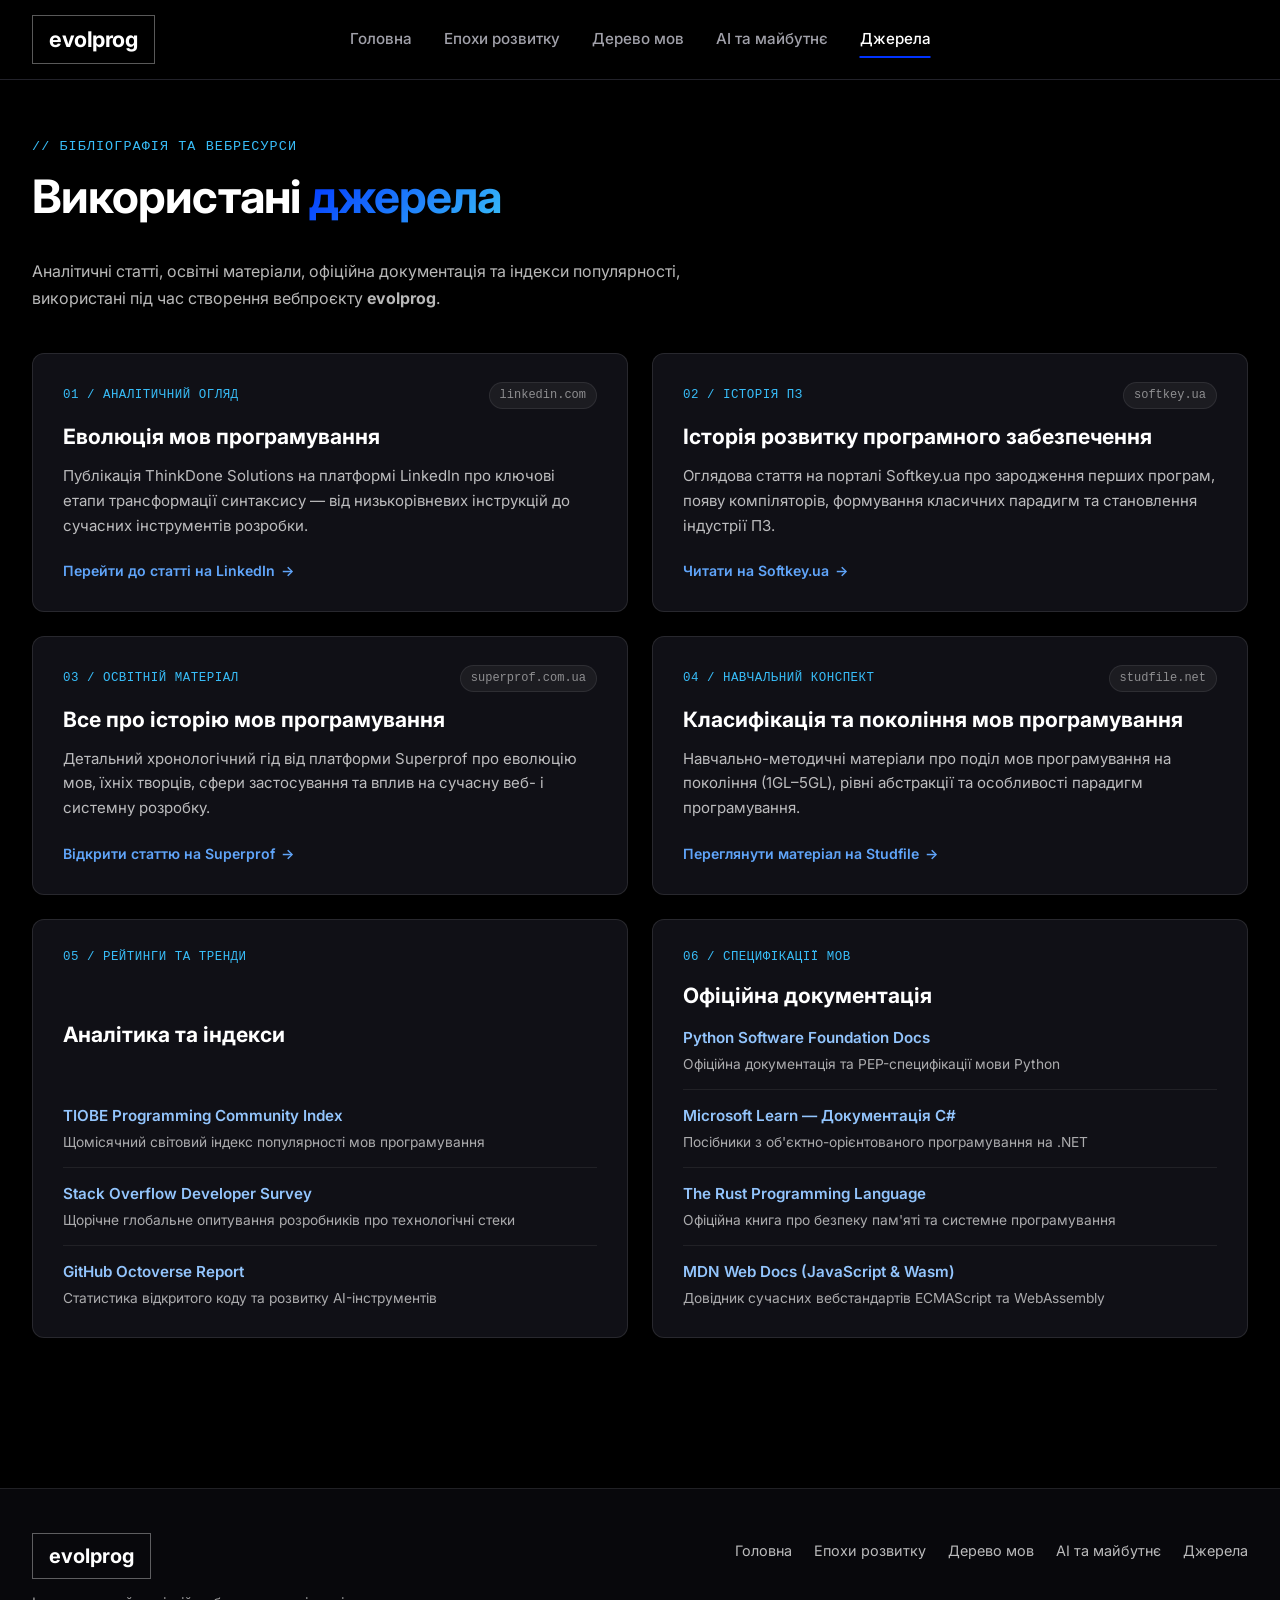
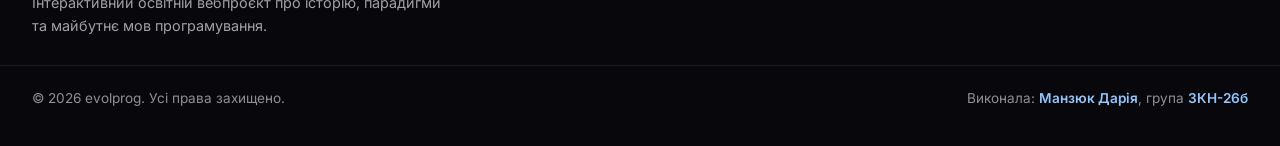
<file: sources.html>
<!DOCTYPE html>
<html lang="uk">
<head>
    <meta charset="UTF-8">
    <meta name="viewport" content="width=device-width, initial-scale=1.0">
    <title>evolprog — Використані джерела</title>
    <link rel="stylesheet" href="style.css">
</head>
<body>
    <div class="page-transition" id="pageTransition"></div>

    <header class="navbar">
        <div class="container nav-inner">
            <a href="index.html" class="logo">evolprog</a>
            <nav class="nav-links">
                <a href="index.html">Головна</a>
                <a href="epochs.html">Епохи розвитку</a>
                <a href="tree.html">Дерево мов</a>
                <a href="future.html">AI та майбутнє</a>
                <a href="sources.html" class="active">Джерела</a>
            </nav>
        </div>
    </header>

<main class="container" style="padding: 56px 32px 110px;">
        <div class="sources-hero">
            <p class="sources-kicker">// БІБЛІОГРАФІЯ ТА ВЕБРЕСУРСИ</p>
            <h1 class="section-lead-title">Використані <span class="text-gradient">джерела</span></h1>
            <p class="sources-subtitle">
                Аналітичні статті, освітні матеріали, офіційна документація та індекси популярності, використані під час створення вебпроєкту <strong>evolprog</strong>.
            </p>
        </div>

        <!-- 4 основні статті (симетрична сітка 2x2) -->
        <section class="sources-primary-grid">
            <article class="card source-card">
                <div class="card-body">
                    <div class="source-meta">
                        <span class="source-num">01 / АНАЛІТИЧНИЙ ОГЛЯД</span>
                        <span class="source-domain">linkedin.com</span>
                    </div>
                    <h3>Еволюція мов програмування</h3>
                    <p>
                        Публікація ThinkDone Solutions на платформі LinkedIn про ключові етапи трансформації синтаксису — від низькорівневих інструкцій до сучасних інструментів розробки.
                    </p>
                    <a href="https://ua.linkedin.com/pulse/evolution-programming-languages-thinkdone-solutions-bb0qf?tl=uk" target="_blank" rel="noopener noreferrer" class="source-link">
                        Перейти до статті на LinkedIn <span>→</span>
                    </a>
                </div>
            </article>

            <article class="card source-card">
                <div class="card-body">
                    <div class="source-meta">
                        <span class="source-num">02 / ІСТОРІЯ ПЗ</span>
                        <span class="source-domain">softkey.ua</span>
                    </div>
                    <h3>Історія розвитку програмного забезпечення</h3>
                    <p>
                        Оглядова стаття на порталі Softkey.ua про зародження перших програм, появу компіляторів, формування класичних парадигм та становлення індустрії ПЗ.
                    </p>
                    <a href="https://www.softkey.ua/ua/useful/articles/istoriya-razvitiya-programmnogo-obespecheniya-chast1/" target="_blank" rel="noopener noreferrer" class="source-link">
                        Читати на Softkey.ua <span>→</span>
                    </a>
                </div>
            </article>

            <article class="card source-card">
                <div class="card-body">
                    <div class="source-meta">
                        <span class="source-num">03 / ОСВІТНІЙ МАТЕРІАЛ</span>
                        <span class="source-domain">superprof.com.ua</span>
                    </div>
                    <h3>Все про історію мов програмування</h3>
                    <p>
                        Детальний хронологічний гід від платформи Superprof про еволюцію мов, їхніх творців, сфери застосування та вплив на сучасну веб- і системну розробку.
                    </p>
                    <a href="https://www.superprof.com.ua/blog/vse-pro-istoriu-mov-programuvannia/" target="_blank" rel="noopener noreferrer" class="source-link">
                        Відкрити статтю на Superprof <span>→</span>
                    </a>
                </div>
            </article>

            <article class="card source-card">
                <div class="card-body">
                    <div class="source-meta">
                        <span class="source-num">04 / НАВЧАЛЬНИЙ КОНСПЕКТ</span>
                        <span class="source-domain">studfile.net</span>
                    </div>
                    <h3>Класифікація та покоління мов програмування</h3>
                    <p>
                        Навчально-методичні матеріали про поділ мов програмування на покоління (1GL–5GL), рівні абстракції та особливості парадигм програмування.
                    </p>
                    <a href="https://studfile.net/preview/9366508/page:2/" target="_blank" rel="noopener noreferrer" class="source-link">
                        Переглянути матеріал на Studfile <span>→</span>
                    </a>
                </div>
            </article>
        </section>

        <!-- 2 нижні блоки (симетрична сітка 1x2) -->
        <section class="sources-secondary-grid">
            <article class="card source-card">
                <div class="card-body">
                    <div class="source-meta">
                        <span class="source-num">05 / РЕЙТИНГИ ТА ТРЕНДИ</span>
                    </div>
                    <h3>Аналітика та індекси</h3>
                    <ul class="source-list">
                        <li>
                            <a href="https://www.tiobe.com/tiobe-index/" target="_blank" rel="noopener noreferrer">TIOBE Programming Community Index</a>
                            <span>Щомісячний світовий індекс популярності мов програмування</span>
                        </li>
                        <li>
                            <a href="https://survey.stackoverflow.co/" target="_blank" rel="noopener noreferrer">Stack Overflow Developer Survey</a>
                            <span>Щорічне глобальне опитування розробників про технологічні стеки</span>
                        </li>
                        <li>
                            <a href="https://octoverse.github.com/" target="_blank" rel="noopener noreferrer">GitHub Octoverse Report</a>
                            <span>Статистика відкритого коду та розвитку AI-інструментів</span>
                        </li>
                    </ul>
                </div>
            </article>

            <article class="card source-card">
                <div class="card-body">
                    <div class="source-meta">
                        <span class="source-num">06 / СПЕЦИФІКАЦІЇ МОВ</span>
                    </div>
                    <h3>Офіційна документація</h3>
                    <ul class="source-list">
                        <li>
                            <a href="https://docs.python.org/3/" target="_blank" rel="noopener noreferrer">Python Software Foundation Docs</a>
                            <span>Офіційна документація та PEP-специфікації мови Python</span>
                        </li>
                        <li>
                            <a href="https://learn.microsoft.com/uk-ua/dotnet/csharp/" target="_blank" rel="noopener noreferrer">Microsoft Learn — Документація C#</a>
                            <span>Посібники з об'єктно-орієнтованого програмування на .NET</span>
                        </li>
                        <li>
                            <a href="https://doc.rust-lang.org/book/" target="_blank" rel="noopener noreferrer">The Rust Programming Language</a>
                            <span>Офіційна книга про безпеку пам'яті та системне програмування</span>
                        </li>
                        <li>
                            <a href="https://developer.mozilla.org/uk/docs/Web/JavaScript" target="_blank" rel="noopener noreferrer">MDN Web Docs (JavaScript &amp; Wasm)</a>
                            <span>Довідник сучасних вебстандартів ECMAScript та WebAssembly</span>
                        </li>
                    </ul>
                </div>
            </article>
        </section>
    </main>

    <footer class="site-footer">
        <div class="container footer-inner">
            <div class="footer-brand">
                <a href="index.html" class="logo">evolprog</a>
                <p class="footer-desc">Інтерактивний освітній вебпроєкт про історію, парадигми та майбутнє мов програмування.</p>
            </div>

            <div class="footer-nav">
                <a href="index.html">Головна</a>
                <a href="epochs.html">Епохи розвитку</a>
                <a href="tree.html">Дерево мов</a>
                <a href="future.html">AI та майбутнє</a>
                <a href="sources.html">Джерела</a>
            </div>
        </div>

        <div class="container footer-bottom">
            <span>© 2026 evolprog. Усі права захищено.</span>
            <span class="footer-author">Виконала: <strong>Манзюк Дарія</strong>, група <strong>3КН-26б</strong></span>
        </div>
    </footer>

    <script src="script.js"></script>
</body>
</html>
</file>
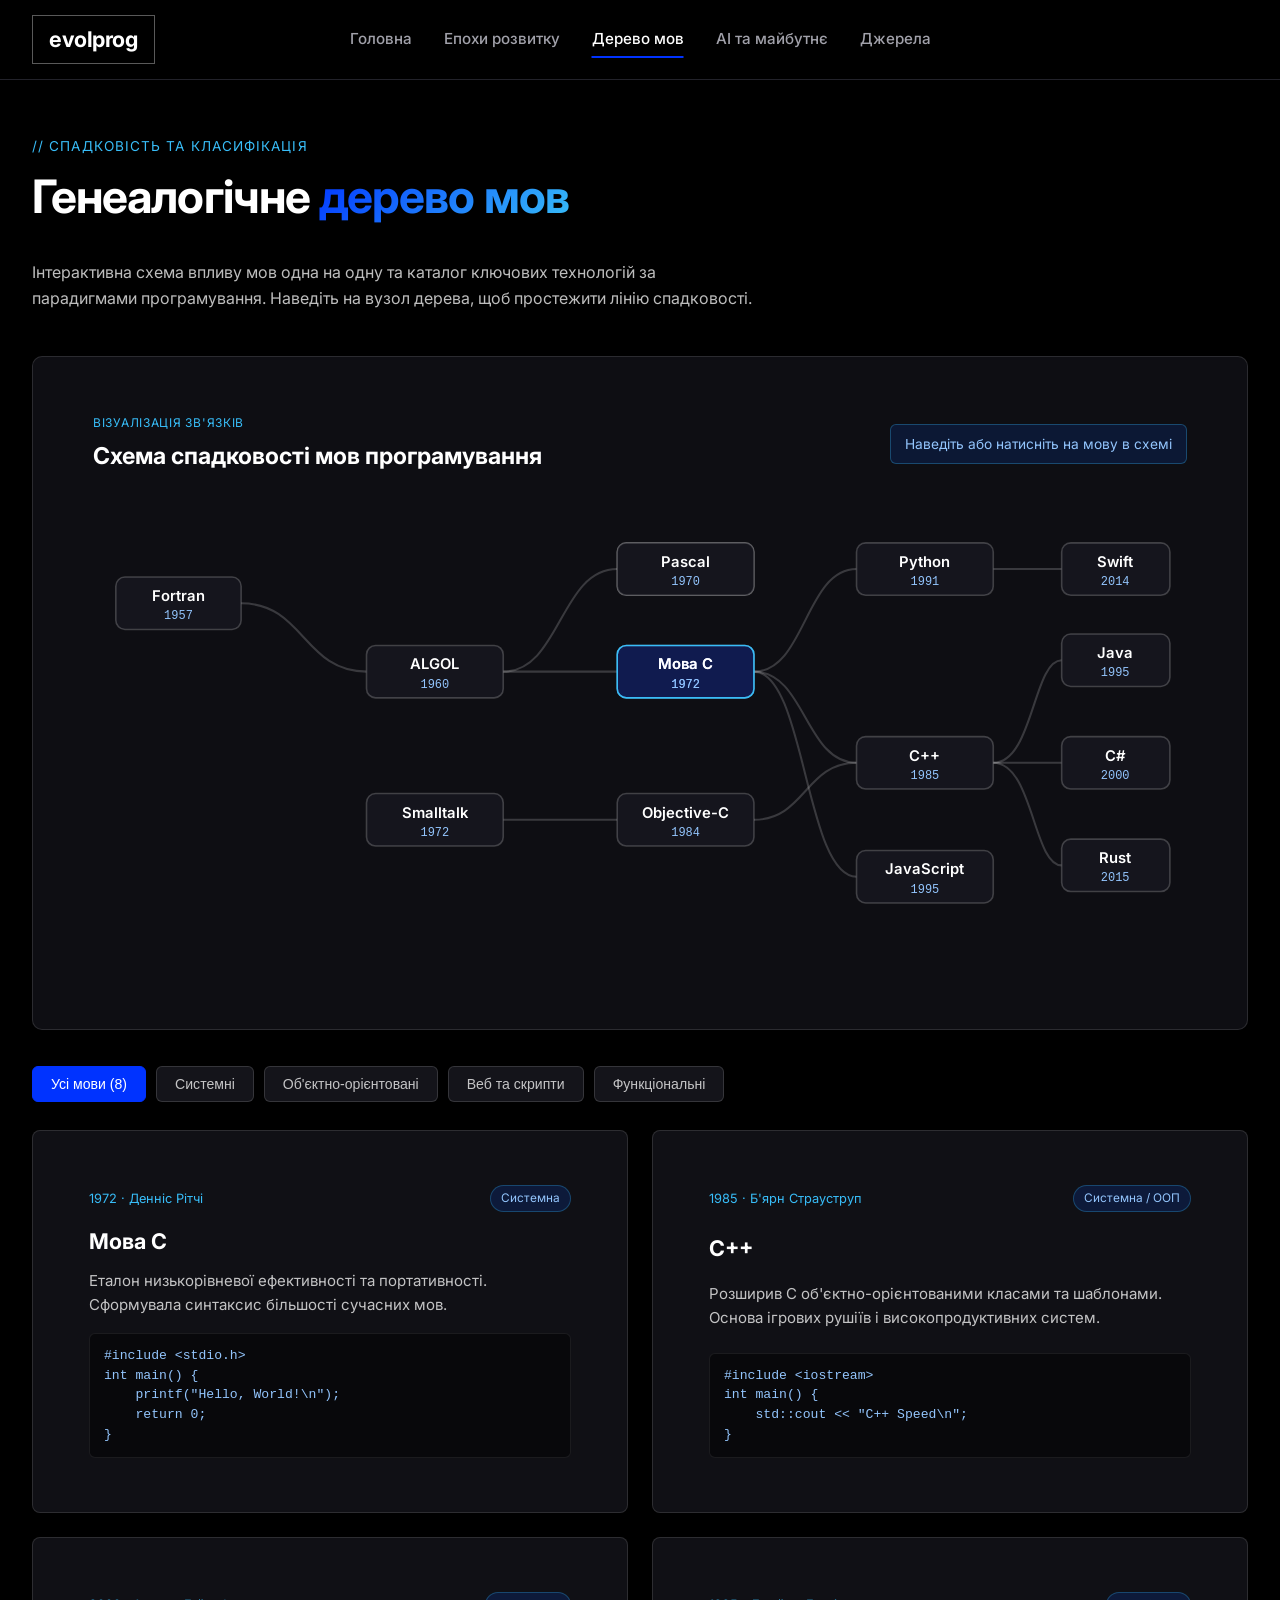
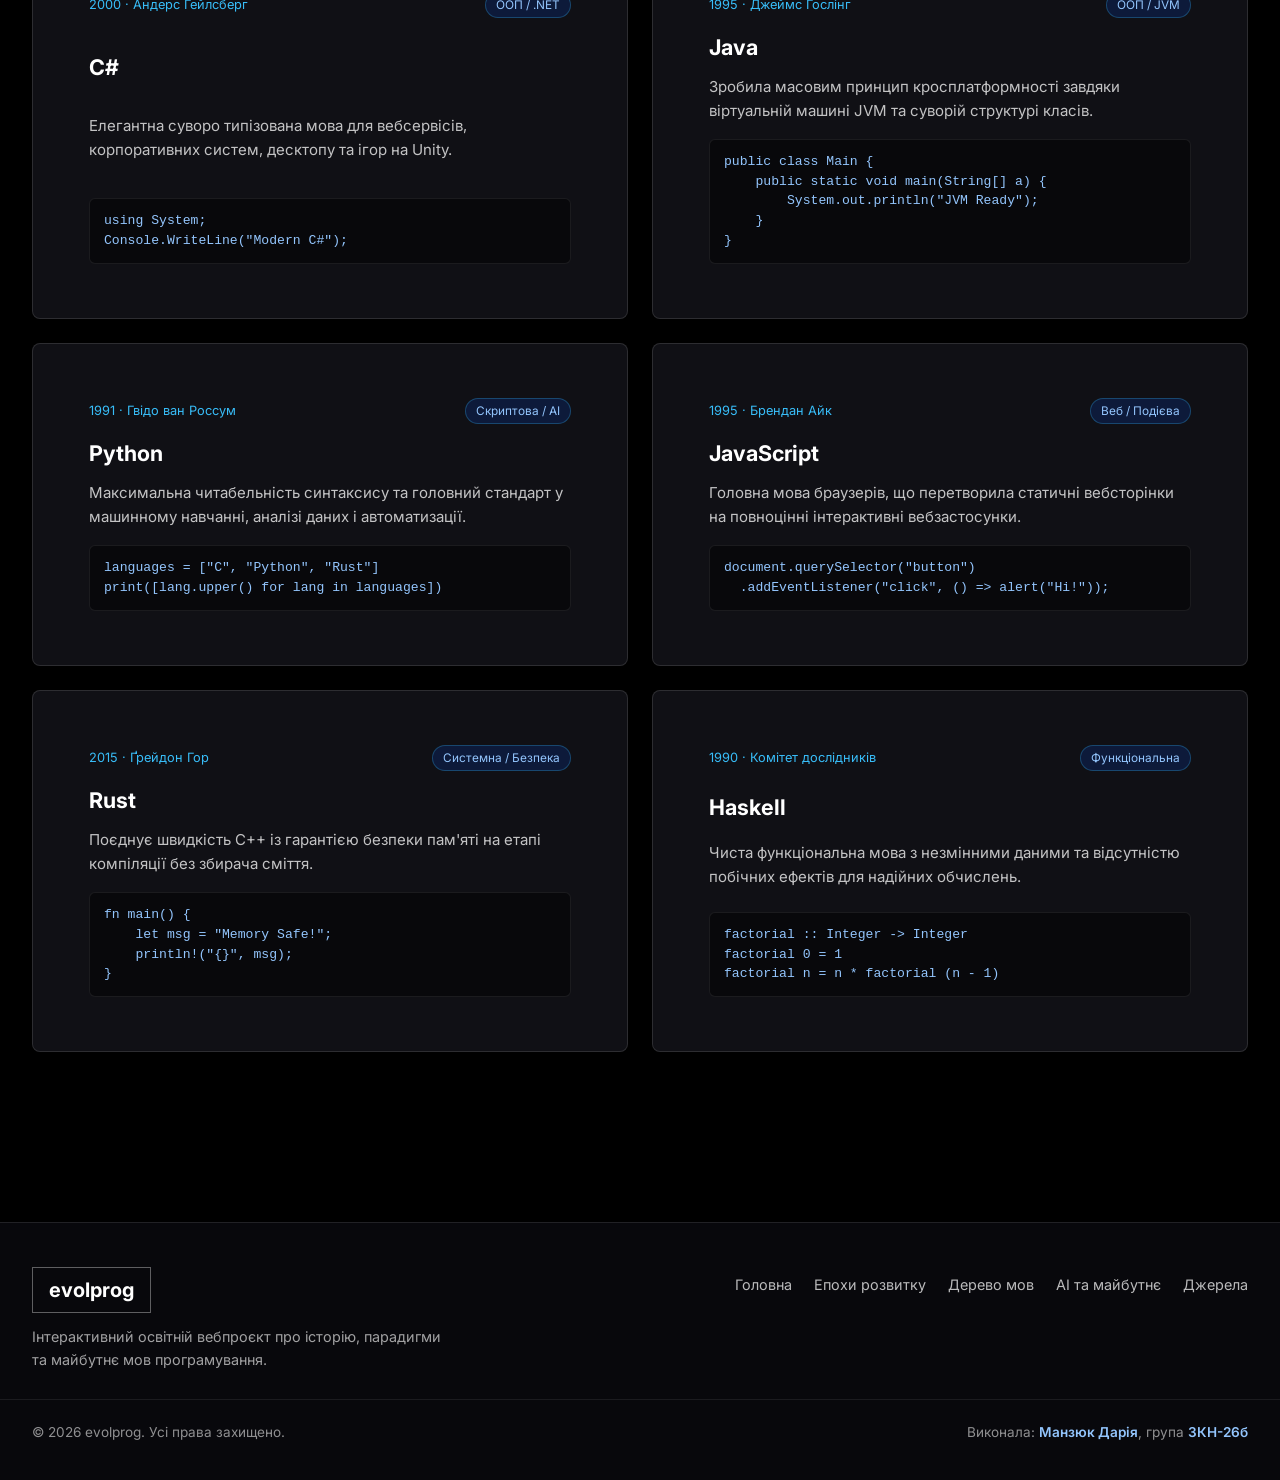
<file: tree.html>
<!DOCTYPE html>
<html lang="uk">
<head>
    <meta charset="UTF-8">
    <meta name="viewport" content="width=device-width, initial-scale=1.0">
    <title>evolprog — Генеалогічне дерево мов</title>
    <link rel="stylesheet" href="style.css">
</head>
<body>
    <header class="navbar">
        <div class="container nav-inner">
            <a href="index.html" class="logo">evolprog</a>
            <nav class="nav-links">
                <a href="index.html">Головна</a>
                <a href="epochs.html">Епохи розвитку</a>
                <a href="tree.html" class="active">Дерево мов</a>
                <a href="future.html">AI та майбутнє</a>
                <a href="sources.html">Джерела</a>
            </nav>
        </div>
    </header>

    <main class="container" style="padding: 56px 32px 130px;">
        <!-- Заголовок сторінки -->
        <div class="tree-hero">
            <p class="tree-kicker">// СПАДКОВІСТЬ ТА КЛАСИФІКАЦІЯ</p>
            <h1 class="section-lead-title">Генеалогічне <span class="text-gradient">дерево мов</span></h1>
            <p class="tree-subtitle">
                Інтерактивна схема впливу мов одна на одну та каталог ключових технологій за парадигмами програмування. Наведіть на вузол дерева, щоб простежити лінію спадковості.
            </p>
        </div>

        <!-- Інтерактивна схема зв'язків -->
        <section class="tree-diagram-box card">
            <div class="card-body">
                <div class="diagram-header">
                    <div>
                        <span class="diagram-tag">ВІЗУАЛІЗАЦІЯ ЗВ'ЯЗКІВ</span>
                        <h2>Схема спадковості мов програмування</h2>
                    </div>
                    <div class="diagram-hint" id="treeInfoBox">
                        Наведіть або натисніть на мову в схемі
                    </div>
                </div>

                <div class="svg-tree-scroll">
                    <svg class="genealogy-svg" viewBox="0 0 960 420" fill="none" xmlns="http://www.w3.org/2000/svg">
                        <!-- Лінії зв'язків -->
                        <g class="tree-edges">
                            <!-- 1950-ті -> 1970-ті -->
                            <path class="tree-edge" data-from="fortran" data-to="algol" d="M130 95 C 185 95, 185 155, 240 155"/>
                            <path class="tree-edge" data-from="algol" data-to="c" d="M360 155 C 410 155, 410 155, 460 155"/>
                            <path class="tree-edge" data-from="algol" data-to="pascal" d="M360 155 C 410 155, 410 65, 460 65"/>
                            <path class="tree-edge" data-from="smalltalk" data-to="objc" d="M360 285 C 410 285, 410 285, 460 285"/>
                            <path class="tree-edge" data-from="objc" data-to="cpp" d="M580 285 C 625 285, 625 235, 670 235"/>

                            <!-- C -> нащадки -->
                            <path class="tree-edge" data-from="c" data-to="cpp" d="M580 155 C 625 155, 625 235, 670 235"/>
                            <path class="tree-edge" data-from="c" data-to="python" d="M580 155 C 625 155, 625 65, 670 65"/>
                            <path class="tree-edge" data-from="c" data-to="js" d="M580 155 C 625 155, 625 335, 670 335"/>

                            <!-- C++ -> сучасні мови -->
                            <path class="tree-edge" data-from="cpp" data-to="java" d="M790 235 C 825 235, 825 145, 850 145"/>
                            <path class="tree-edge" data-from="cpp" data-to="csharp" d="M790 235 C 825 235, 825 235, 850 235"/>
                            <path class="tree-edge" data-from="cpp" data-to="rust" d="M790 235 C 825 235, 825 325, 850 325"/>
                            <path class="tree-edge" data-from="python" data-to="swift" d="M790 65 C 825 65, 825 65, 850 65"/>
                        </g>

                        <!-- Колона 1: Витоки (1950-ті) -->
                        <g class="tree-node" data-id="fortran" data-desc="Fortran (1957) — перша високорівнева мова для наукових обчислень">
                            <rect x="20" y="72" width="110" height="46" rx="8"/>
                            <text x="75" y="93" class="node-title">Fortran</text>
                            <text x="75" y="109" class="node-year">1957</text>
                        </g>

                        <!-- Колона 2: База синтаксису та ООП -->
                        <g class="tree-node" data-id="algol" data-desc="ALGOL 60 (1960) — запровадив блочну структуру коду">
                            <rect x="240" y="132" width="120" height="46" rx="8"/>
                            <text x="300" y="153" class="node-title">ALGOL</text>
                            <text x="300" y="169" class="node-year">1960</text>
                        </g>

                        <g class="tree-node" data-id="smalltalk" data-desc="Smalltalk (1972) — еталон чистого об'єктно-орієнтованого підходу">
                            <rect x="240" y="262" width="120" height="46" rx="8"/>
                            <text x="300" y="283" class="node-title">Smalltalk</text>
                            <text x="300" y="299" class="node-year">1972</text>
                        </g>

                        <!-- Колона 3: Революція 1970-х -->
                        <g class="tree-node" data-id="pascal" data-desc="Pascal (1970) — структурне програмування та сувора типізація">
                            <rect x="460" y="42" width="120" height="46" rx="8"/>
                            <text x="520" y="63" class="node-title">Pascal</text>
                            <text x="520" y="79" class="node-year">1970</text>
                        </g>

                        <g class="tree-node" data-id="c" data-desc="Мова C (1972) — фундамент операційних систем і батько C-сімейства">
                            <rect x="460" y="132" width="120" height="46" rx="8"/>
                            <text x="520" y="153" class="node-title">Мова C</text>
                            <text x="520" y="169" class="node-year">1972</text>
                        </g>

                        <g class="tree-node" data-id="objc" data-desc="Objective-C (1984) — поєднала мову C з об'єктною моделлю Smalltalk">
                            <rect x="460" y="262" width="120" height="46" rx="8"/>
                            <text x="520" y="283" class="node-title">Objective-C</text>
                            <text x="520" y="299" class="node-year">1984</text>
                        </g>

                        <!-- Колона 3: Революція 1970-х -->
                        <g class="tree-node" data-id="pascal" data-desc="Pascal (1970) — структурне програмування та сувора типізація">
                            <rect x="460" y="42" width="120" height="46" rx="8"/>
                            <text x="520" y="63" class="node-title">Pascal</text>
                            <text x="520" y="79" class="node-year">1970</text>
                        </g>

                        <g class="tree-node core-node" data-id="c" data-desc="Мова C (1972) — фундамент операційних систем і батько C-сімейства">
                            <rect x="460" y="132" width="120" height="46" rx="8"/>
                            <text x="520" y="153" class="node-title">Мова C</text>
                            <text x="520" y="169" class="node-year">1972</text>
                        </g>
                                                <!-- Колона 4: 1980–1990-ті -->
                        <g class="tree-node" data-id="python" data-desc="Python (1991) — читабельність, лаконічність та лідерство в AI">
                            <rect x="670" y="42" width="120" height="46" rx="8"/>
                            <text x="730" y="63" class="node-title">Python</text>
                            <text x="730" y="79" class="node-year">1991</text>
                        </g>

                        <g class="tree-node" data-id="cpp" data-desc="C++ (1985) — поєднав швидкість C із класами та ООП">
                            <rect x="670" y="212" width="120" height="46" rx="8"/>
                            <text x="730" y="233" class="node-title">C++</text>
                            <text x="730" y="249" class="node-year">1985</text>
                        </g>

                        <g class="tree-node" data-id="js" data-desc="JavaScript (1995) — мова інтерактивного вебу та браузерів">
                            <rect x="670" y="312" width="120" height="46" rx="8"/>
                            <text x="730" y="333" class="node-title">JavaScript</text>
                            <text x="730" y="349" class="node-year">1995</text>
                        </g>

                        <!-- Колона 5: Сучасні екосистеми -->
                        <g class="tree-node" data-id="swift" data-desc="Swift (2014) — сучасна безпечна мова для екосистеми Apple">
                            <rect x="850" y="42" width="95" height="46" rx="8"/>
                            <text x="897" y="63" class="node-title">Swift</text>
                            <text x="897" y="79" class="node-year">2014</text>
                        </g>

                        <g class="tree-node" data-id="java" data-desc="Java (1995) — кросплатформна ООП-мова («написано один раз — працює всюди»)">
                            <rect x="850" y="122" width="95" height="46" rx="8"/>
                            <text x="897" y="143" class="node-title">Java</text>
                            <text x="897" y="159" class="node-year">1995</text>
                        </g>

                        <g class="tree-node" data-id="csharp" data-desc="C# (2000) — сучасна типізована мова платформи .NET">
                            <rect x="850" y="212" width="95" height="46" rx="8"/>
                            <text x="897" y="233" class="node-title">C#</text>
                            <text x="897" y="249" class="node-year">2000</text>
                        </g>

                        <g class="tree-node" data-id="rust" data-desc="Rust (2015) — системна продуктивність із гарантією безпеки пам'яті">
                            <rect x="850" y="302" width="95" height="46" rx="8"/>
                            <text x="897" y="323" class="node-title">Rust</text>
                            <text x="897" y="339" class="node-year">2015</text>
                        </g>
                    </svg>
                </div>
            </div>
        </section>

        <!-- Фільтр за парадигмами -->
        <div class="paradigm-filter-bar" id="paradigmFilters">
            <button class="filter-pill active" data-filter="all">Усі мови (8)</button>
            <button class="filter-pill" data-filter="system">Системні</button>
            <button class="filter-pill" data-filter="oop">Об'єктно-орієнтовані</button>
            <button class="filter-pill" data-filter="web">Веб та скрипти</button>
            <button class="filter-pill" data-filter="functional">Функціональні</button>
        </div>

        <!-- Картки мов із прикладами коду -->
        <section class="langs-catalog-grid" id="oop-tree">
            <!-- C -->
            <article class="card lang-card" data-lang="c" data-category="system">
                <div class="card-body">
                    <div class="lang-top">
                        <span class="lang-year">1972 · Денніс Рітчі</span>
                        <span class="lang-paradigm">Системна</span>
                    </div>
                    <h3>Мова C</h3>
                    <p>Еталон низькорівневої ефективності та портативності. Сформувала синтаксис більшості сучасних мов.</p>
                    <pre class="code-snippet"><code>#include &lt;stdio.h&gt;
int main() {
    printf("Hello, World!\n");
    return 0;
}</code></pre>
                </div>
            </article>

            <!-- C++ -->
            <article class="card lang-card" data-lang="cpp" data-category="system oop">
                <div class="card-body">
                    <div class="lang-top">
                        <span class="lang-year">1985 · Б'ярн Страуструп</span>
                        <span class="lang-paradigm">Системна / ООП</span>
                    </div>
                    <h3>C++</h3>
                    <p>Розширив C об'єктно-орієнтованими класами та шаблонами. Основа ігрових рушіїв і високопродуктивних систем.</p>
                    <pre class="code-snippet"><code>#include &lt;iostream&gt;
int main() {
    std::cout &lt;&lt; "C++ Speed\n";
}</code></pre>
                </div>
            </article>

            <!-- C# -->
            <article class="card lang-card" data-lang="csharp" data-category="oop">
                <div class="card-body">
                    <div class="lang-top">
                        <span class="lang-year">2000 · Андерс Гейлсберг</span>
                        <span class="lang-paradigm">ООП / .NET</span>
                    </div>
                    <h3>C#</h3>
                    <p>Елегантна суворо типізована мова для вебсервісів, корпоративних систем, десктопу та ігор на Unity.</p>
                    <pre class="code-snippet"><code>using System;
Console.WriteLine("Modern C#");</code></pre>
                </div>
            </article>

            <!-- Java -->
            <article class="card lang-card" data-lang="java" data-category="oop">
                <div class="card-body">
                    <div class="lang-top">
                        <span class="lang-year">1995 · Джеймс Гослінг</span>
                        <span class="lang-paradigm">ООП / JVM</span>
                    </div>
                    <h3>Java</h3>
                    <p>Зробила масовим принцип кросплатформності завдяки віртуальній машині JVM та суворій структурі класів.</p>
                    <pre class="code-snippet"><code>public class Main {
    public static void main(String[] a) {
        System.out.println("JVM Ready");
    }
}</code></pre>
                </div>
            </article>

            <!-- Python -->
            <article class="card lang-card" data-lang="python" data-category="web oop">
                <div class="card-body">
                    <div class="lang-top">
                        <span class="lang-year">1991 · Гвідо ван Россум</span>
                        <span class="lang-paradigm">Скриптова / AI</span>
                    </div>
                    <h3>Python</h3>
                    <p>Максимальна читабельність синтаксису та головний стандарт у машинному навчанні, аналізі даних і автоматизації.</p>
                    <pre class="code-snippet"><code>languages = ["C", "Python", "Rust"]
print([lang.upper() for lang in languages])</code></pre>
                </div>
            </article>

            <!-- JavaScript -->
            <article class="card lang-card" data-lang="js" data-category="web">
                <div class="card-body">
                    <div class="lang-top">
                        <span class="lang-year">1995 · Брендан Айк</span>
                        <span class="lang-paradigm">Веб / Подієва</span>
                    </div>
                    <h3>JavaScript</h3>
                    <p>Головна мова браузерів, що перетворила статичні вебсторінки на повноцінні інтерактивні вебзастосунки.</p>
                    <pre class="code-snippet"><code>document.querySelector("button")
  .addEventListener("click", () =&gt; alert("Hi!"));</code></pre>
                </div>
            </article>

            <!-- Rust -->
            <article class="card lang-card" data-lang="rust" data-category="system">
                <div class="card-body">
                    <div class="lang-top">
                        <span class="lang-year">2015 · Ґрейдон Гор</span>
                        <span class="lang-paradigm">Системна / Безпека</span>
                    </div>
                    <h3>Rust</h3>
                    <p>Поєднує швидкість C++ із гарантією безпеки пам'яті на етапі компіляції без збирача сміття.</p>
                    <pre class="code-snippet"><code>fn main() {
    let msg = "Memory Safe!";
    println!("{}", msg);
}</code></pre>
                </div>
            </article>

            <!-- Haskell -->
            <article class="card lang-card" data-lang="haskell" data-category="functional">
                <div class="card-body">
                    <div class="lang-top">
                        <span class="lang-year">1990 · Комітет дослідників</span>
                        <span class="lang-paradigm">Функціональна</span>
                    </div>
                    <h3>Haskell</h3>
                    <p>Чиста функціональна мова з незмінними даними та відсутністю побічних ефектів для надійних обчислень.</p>
                    <pre class="code-snippet"><code>factorial :: Integer -&gt; Integer
factorial 0 = 1
factorial n = n * factorial (n - 1)</code></pre>
                </div>
            </article>
        </section>
    </main>


<footer class="site-footer">
        <div class="container footer-inner">
            <div class="footer-brand">
                <a href="index.html" class="logo">evolprog</a>
                <p class="footer-desc">Інтерактивний освітній вебпроєкт про історію, парадигми та майбутнє мов програмування.</p>
            </div>

            <div class="footer-nav">
                <a href="index.html">Головна</a>
                <a href="epochs.html">Епохи розвитку</a>
                <a href="tree.html">Дерево мов</a>
                <a href="future.html">AI та майбутнє</a>
                <a href="sources.html">Джерела</a>
            </div>
        </div>

        <div class="container footer-bottom">
            <span>© 2026 evolprog. Усі права захищено.</span>
            <span class="footer-author">Виконала: <strong>Манзюк Дарія</strong>, група <strong>3КН-26б</strong></span>
        </div>
    </footer>
    <script src="script.js"></script>
</body>
</html>
</file>
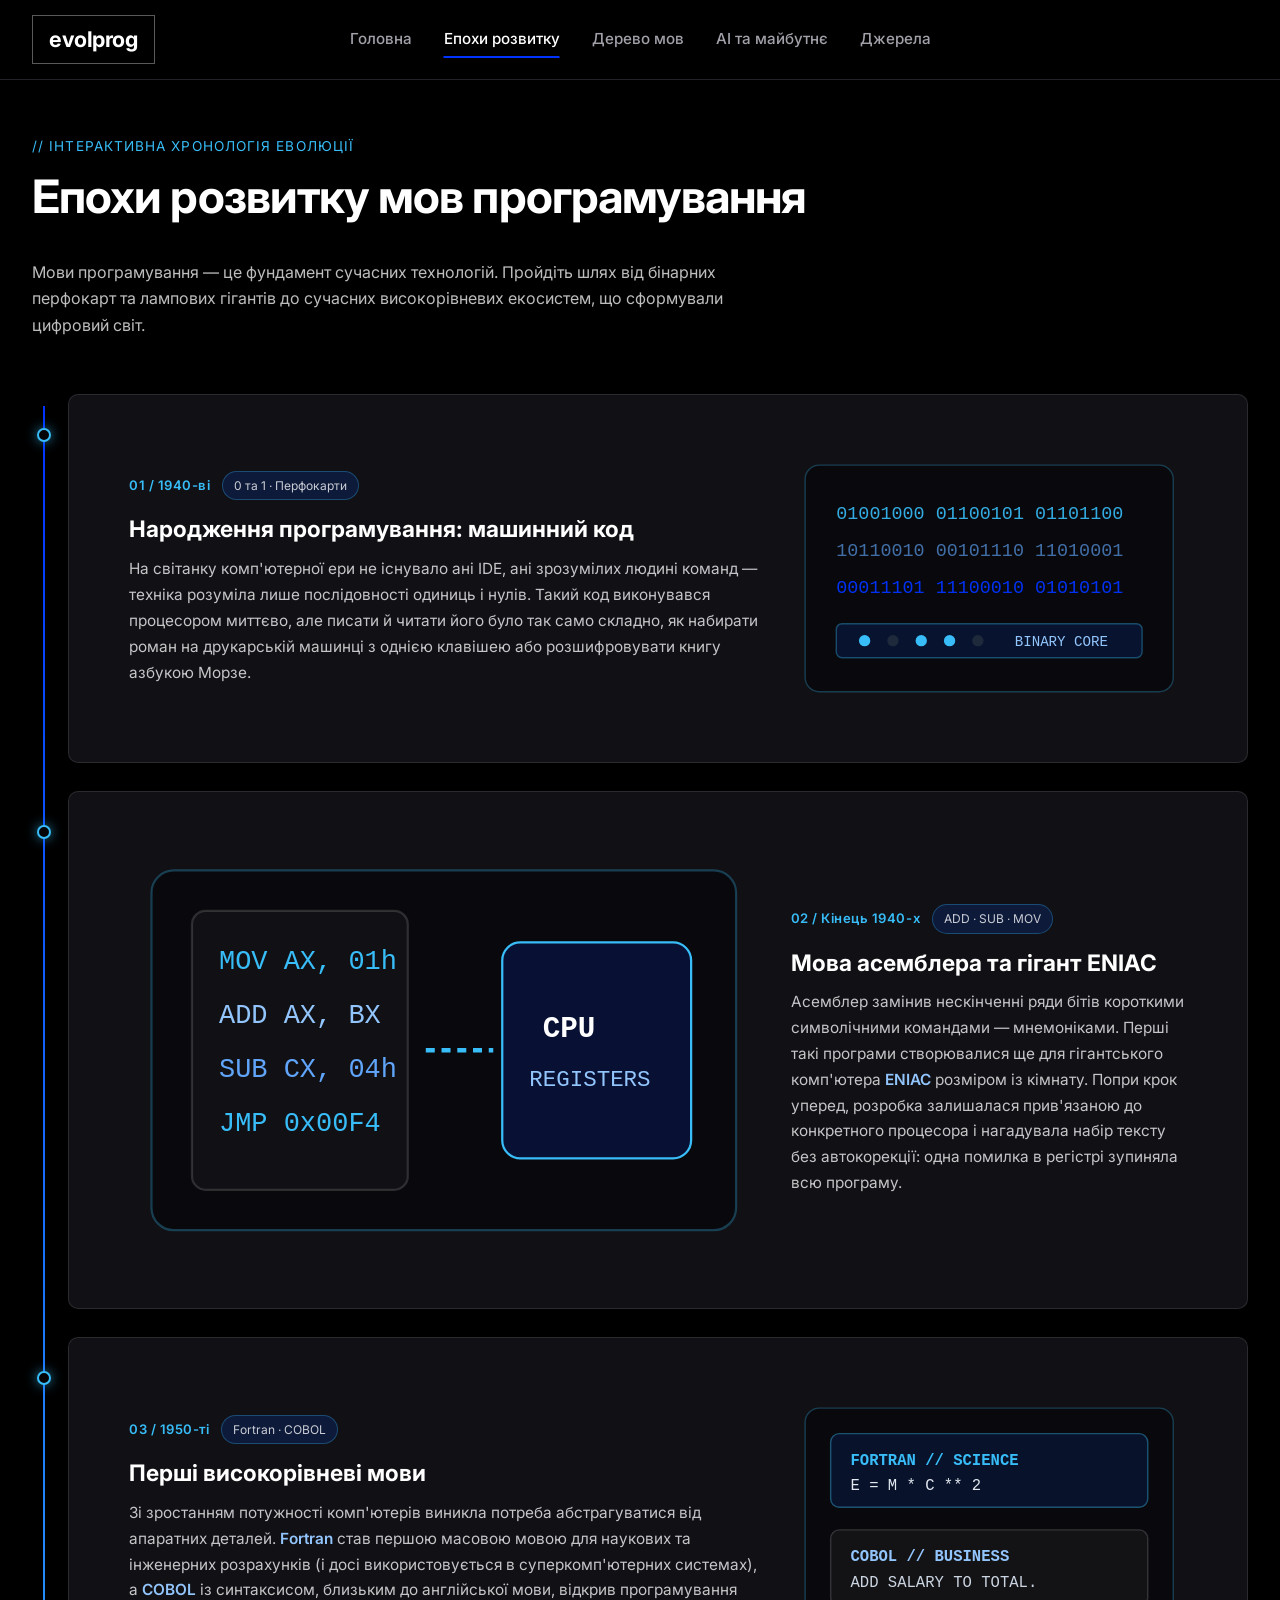
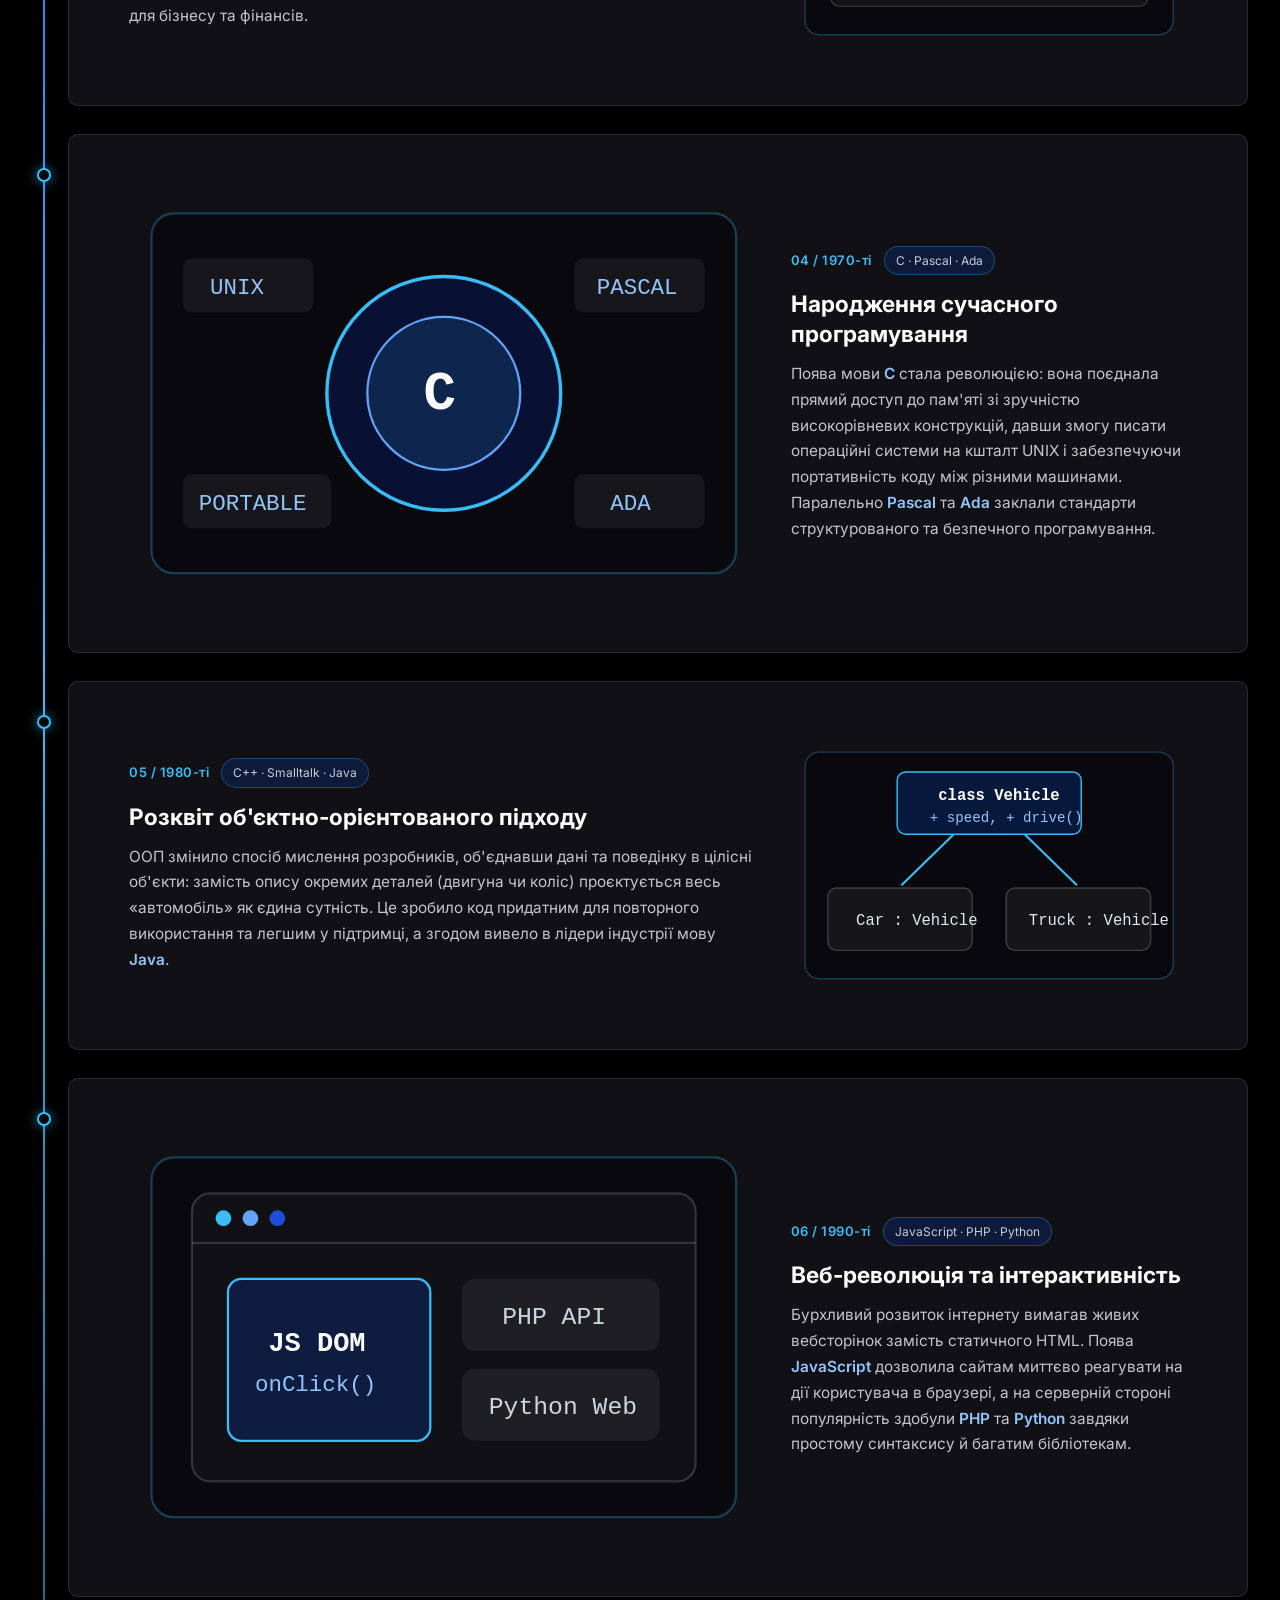
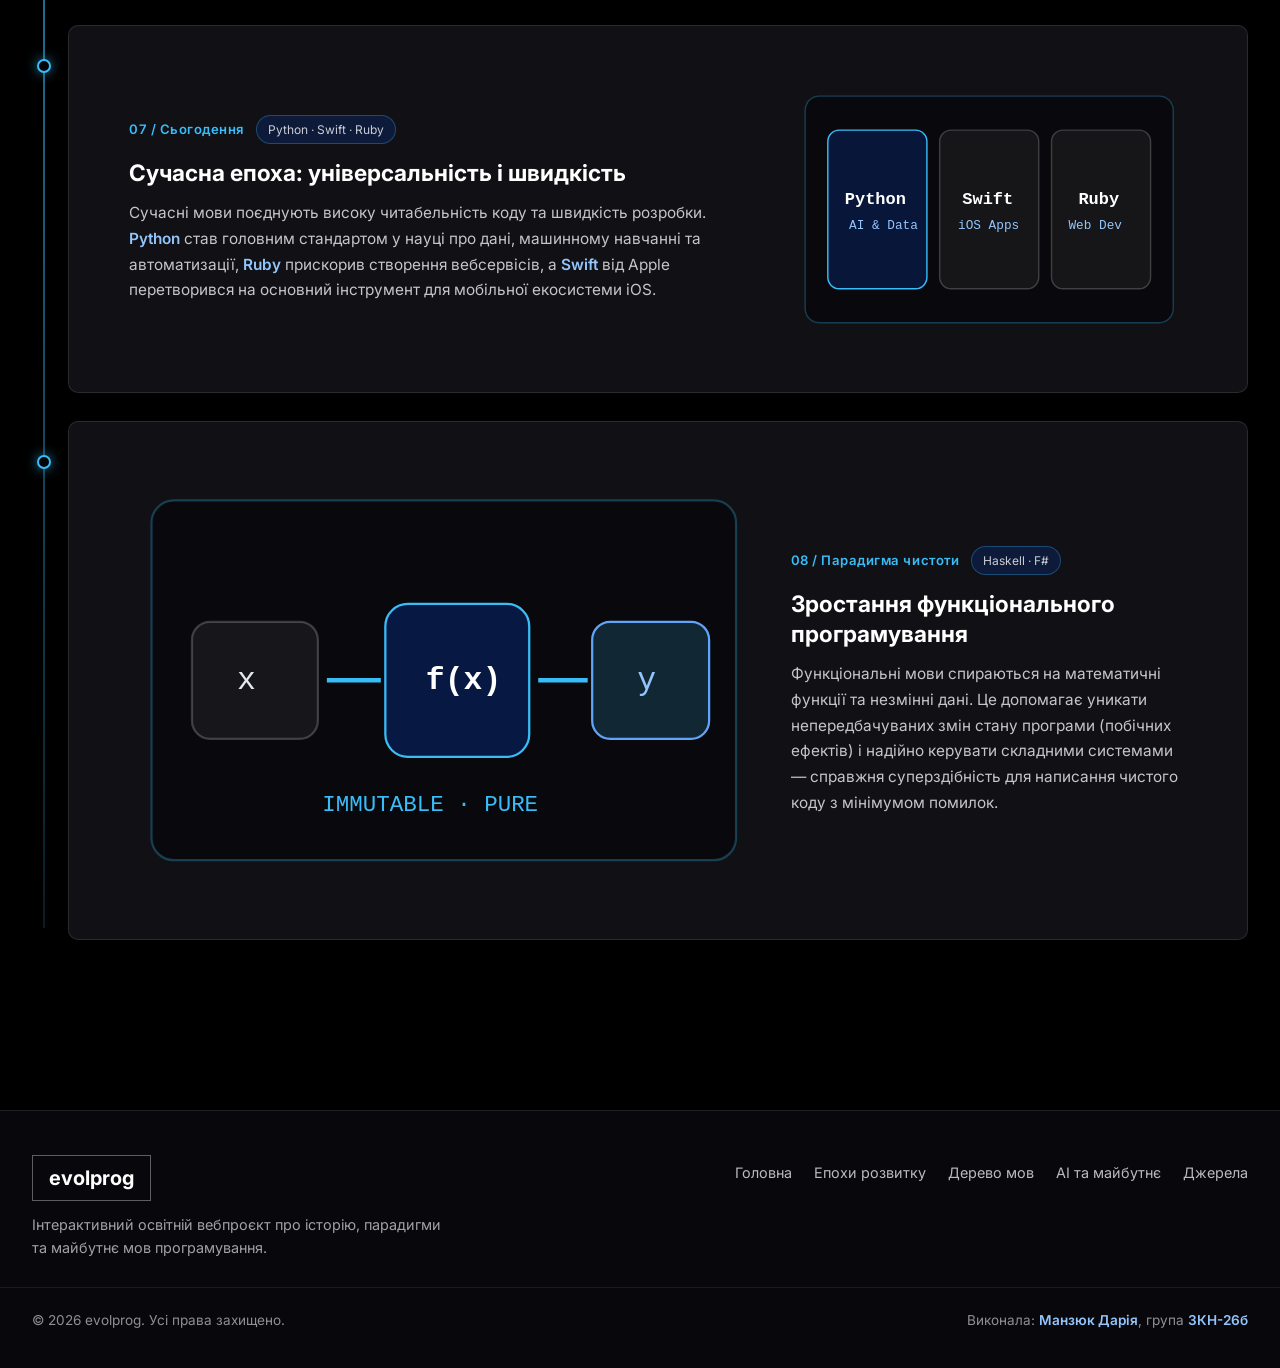
<file: Еволюція мов програмування/epochs.html>
<!DOCTYPE html>
<html lang="uk">
<head>
    <meta charset="UTF-8">
    <meta name="viewport" content="width=device-width, initial-scale=1.0">
    <title>evolprog — Епохи розвитку мов програмування</title>
    <link rel="stylesheet" href="style.css">
</head>
<body>
    <header class="navbar">
        <div class="container nav-inner">
            <a href="index.html" class="logo">evolprog</a>
            <nav class="nav-links">
                <a href="index.html">Головна</a>
                <a href="epochs.html" class="active">Епохи розвитку</a>
                <a href="tree.html">Дерево мов</a>
                <a href="future.html">AI та майбутнє</a>
                <a href="sources.html">Джерела</a>
            </nav>
        </div>
    </header>

    <main class="container" style="padding: 56px 32px 130px;">
        <div class="epochs-hero">
            <p class="epochs-kicker">// ІНТЕРАКТИВНА ХРОНОЛОГІЯ ЕВОЛЮЦІЇ</p>
            <h1 class="section-lead-title">Епохи розвитку мов програмування</h1>
            <p class="epochs-subtitle">
                Мови програмування — це фундамент сучасних технологій. Пройдіть шлях від бінарних перфокарт та лампових гігантів до сучасних високорівневих екосистем, що сформували цифровий світ.
            </p>
        </div>

        <div class="timeline-wrapper">
            <div class="timeline-line"></div>

            <!-- ЕПОХА 01 -->
            <section class="timeline-row reveal" id="epoch-1">
                <div class="timeline-dot"></div>
                <article class="card timeline-card">
                    <div class="card-body timeline-content">
                        <div class="timeline-text">
                            <div class="epoch-meta">
                                <span class="epoch-num">01 / 1940-ві</span>
                                <span class="epoch-badge">0 та 1 · Перфокарти</span>
                            </div>
                            <h3>Народження програмування: машинний код</h3>
                            <p>
                                На світанку комп'ютерної ери не існувало ані IDE, ані зрозумілих людині команд — техніка розуміла лише послідовності одиниць і нулів. Такий код виконувався процесором миттєво, але писати й читати його було так само складно, як набирати роман на друкарській машинці з однією клавішею або розшифровувати книгу азбукою Морзе.
                            </p>
                        </div>
                        <div class="timeline-visual">
                            <svg viewBox="0 0 280 180" fill="none" xmlns="http://www.w3.org/2000/svg">
                                <rect x="10" y="10" width="260" height="160" rx="10" fill="#09090d" stroke="rgba(56,189,248,0.28)"/>
                                <text x="32" y="48" fill="#38bdf8" font-family="monospace" font-size="13" opacity="0.9">01001000 01100101 01101100</text>
                                <text x="32" y="74" fill="#60a5fa" font-family="monospace" font-size="13" opacity="0.65">10110010 00101110 11010001</text>
                                <text x="32" y="100" fill="#0033ff" font-family="monospace" font-size="13" opacity="0.95">00011101 11100010 01010101</text>
                                <rect x="32" y="122" width="216" height="24" rx="4" fill="rgba(0,85,255,0.14)" stroke="rgba(56,189,248,0.35)"/>
                                <circle cx="52" cy="134" r="4" fill="#38bdf8"/>
                                <circle cx="72" cy="134" r="4" fill="#1e293b"/>
                                <circle cx="92" cy="134" r="4" fill="#38bdf8"/>
                                <circle cx="112" cy="134" r="4" fill="#38bdf8"/>
                                <circle cx="132" cy="134" r="4" fill="#1e293b"/>
                                <text x="158" y="138" fill="#93c5fd" font-family="monospace" font-size="10">BINARY CORE</text>
                            </svg>
                        </div>
                    </div>
                </article>
            </section>

            <!-- ЕПОХА 02 -->
            <section class="timeline-row reveal">
                <div class="timeline-dot"></div>
                <article class="card timeline-card">
                    <div class="card-body timeline-content reverse">
                        <div class="timeline-text">
                            <div class="epoch-meta">
                                <span class="epoch-num">02 / Кінець 1940-х</span>
                                <span class="epoch-badge">ADD · SUB · MOV</span>
                            </div>
                            <h3>Мова асемблера та гігант ENIAC</h3>
                            <p>
                                Асемблер замінив нескінченні ряди бітів короткими символічними командами — мнемоніками. Перші такі програми створювалися ще для гігантського комп'ютера <strong>ENIAC</strong> розміром із кімнату. Попри крок уперед, розробка залишалася прив'язаною до конкретного процесора і нагадувала набір тексту без автокорекції: одна помилка в регістрі зупиняла всю програму.
                            </p>
                        </div>
                        <div class="timeline-visual">
                            <svg viewBox="0 0 280 180" fill="none" xmlns="http://www.w3.org/2000/svg">
                                <rect x="10" y="10" width="260" height="160" rx="10" fill="#09090d" stroke="rgba(56,189,248,0.28)"/>
                                <rect x="28" y="28" width="96" height="124" rx="6" fill="rgba(255,255,255,0.03)" stroke="rgba(255,255,255,0.14)"/>
                                <text x="40" y="54" fill="#38bdf8" font-family="monospace" font-size="12">MOV AX, 01h</text>
                                <text x="40" y="78" fill="#93c5fd" font-family="monospace" font-size="12">ADD AX, BX</text>
                                <text x="40" y="102" fill="#60a5fa" font-family="monospace" font-size="12">SUB CX, 04h</text>
                                <text x="40" y="126" fill="#38bdf8" font-family="monospace" font-size="12">JMP 0x00F4</text>
                                <path d="M132 90H162" stroke="#38bdf8" stroke-width="2" stroke-dasharray="4 3"/>
                                <rect x="166" y="42" width="84" height="96" rx="8" fill="rgba(0,51,255,0.16)" stroke="#38bdf8"/>
                                <text x="184" y="84" fill="#ffffff" font-family="monospace" font-size="13" font-weight="bold">CPU</text>
                                <text x="178" y="106" fill="#93c5fd" font-family="monospace" font-size="10">REGISTERS</text>
                            </svg>
                        </div>
                    </div>
                </article>
            </section>

            <!-- ЕПОХА 03 -->
            <section class="timeline-row reveal" id="epoch-3">
                <div class="timeline-dot"></div>
                <article class="card timeline-card">
                    <div class="card-body timeline-content">
                        <div class="timeline-text">
                            <div class="epoch-meta">
                                <span class="epoch-num">03 / 1950-ті</span>
                                <span class="epoch-badge">Fortran · COBOL</span>
                            </div>
                            <h3>Перші високорівневі мови</h3>
                            <p>
                                Зі зростанням потужності комп'ютерів виникла потреба абстрагуватися від апаратних деталей. <strong>Fortran</strong> став першою масовою мовою для наукових та інженерних розрахунків (і досі використовується в суперкомп'ютерних системах), а <strong>COBOL</strong> із синтаксисом, близьким до англійської мови, відкрив програмування для бізнесу та фінансів.
                            </p>
                        </div>
                        <div class="timeline-visual">
                            <svg viewBox="0 0 280 180" fill="none" xmlns="http://www.w3.org/2000/svg">
                                <rect x="10" y="10" width="260" height="160" rx="10" fill="#09090d" stroke="rgba(56,189,248,0.28)"/>
                                <rect x="28" y="28" width="224" height="52" rx="6" fill="rgba(0,85,255,0.12)" stroke="rgba(56,189,248,0.4)"/>
                                <text x="42" y="50" fill="#38bdf8" font-family="monospace" font-size="11" font-weight="bold">FORTRAN // SCIENCE</text>
                                <text x="42" y="68" fill="#e2e8f0" font-family="monospace" font-size="11">E = M * C ** 2</text>
                                <rect x="28" y="96" width="224" height="54" rx="6" fill="rgba(255,255,255,0.04)" stroke="rgba(255,255,255,0.16)"/>
                                <text x="42" y="118" fill="#93c5fd" font-family="monospace" font-size="11" font-weight="bold">COBOL // BUSINESS</text>
                                <text x="42" y="136" fill="#cbd5e1" font-family="monospace" font-size="11">ADD SALARY TO TOTAL.</text>
                            </svg>
                        </div>
                    </div>
                </article>
            </section>

            <!-- ЕПОХА 04 -->
            <section class="timeline-row reveal" id="epoch-4">
                <div class="timeline-dot"></div>
                <article class="card timeline-card">
                    <div class="card-body timeline-content reverse">
                        <div class="timeline-text">
                            <div class="epoch-meta">
                                <span class="epoch-num">04 / 1970-ті</span>
                                <span class="epoch-badge">C · Pascal · Ada</span>
                            </div>
                            <h3>Народження сучасного програмування</h3>
                            <p>
                                Поява мови <strong>C</strong> стала революцією: вона поєднала прямий доступ до пам'яті зі зручністю високорівневих конструкцій, давши змогу писати операційні системи на кшталт UNIX і забезпечуючи портативність коду між різними машинами. Паралельно <strong>Pascal</strong> та <strong>Ada</strong> заклали стандарти структурованого та безпечного програмування.
                            </p>
                        </div>
                        <div class="timeline-visual">
                            <svg viewBox="0 0 280 180" fill="none" xmlns="http://www.w3.org/2000/svg">
                                <rect x="10" y="10" width="260" height="160" rx="10" fill="#09090d" stroke="rgba(56,189,248,0.28)"/>
                                <circle cx="140" cy="90" r="52" fill="rgba(0,51,255,0.16)" stroke="#38bdf8" stroke-width="1.5"/>
                                <circle cx="140" cy="90" r="34" fill="rgba(56,189,248,0.12)" stroke="#60a5fa"/>
                                <text x="131" y="97" fill="#ffffff" font-family="monospace" font-size="24" font-weight="bold">C</text>
                                <rect x="24" y="30" width="58" height="24" rx="4" fill="rgba(255,255,255,0.06)"/>
                                <text x="36" y="46" fill="#93c5fd" font-family="monospace" font-size="10">UNIX</text>
                                <rect x="198" y="30" width="58" height="24" rx="4" fill="rgba(255,255,255,0.06)"/>
                                <text x="208" y="46" fill="#93c5fd" font-family="monospace" font-size="10">PASCAL</text>
                                <rect x="198" y="126" width="58" height="24" rx="4" fill="rgba(255,255,255,0.06)"/>
                                <text x="214" y="142" fill="#93c5fd" font-family="monospace" font-size="10">ADA</text>
                                <rect x="24" y="126" width="66" height="24" rx="4" fill="rgba(255,255,255,0.06)"/>
                                <text x="31" y="142" fill="#93c5fd" font-family="monospace" font-size="10">PORTABLE</text>
                            </svg>
                        </div>
                    </div>
                </article>
            </section>

    <!-- ЕПОХА 05 -->
            <section class="timeline-row reveal">
                <div class="timeline-dot"></div>
                <article class="card timeline-card">
                    <div class="card-body timeline-content">
                        <div class="timeline-text">
                            <div class="epoch-meta">
                                <span class="epoch-num">05 / 1980-ті</span>
                                <span class="epoch-badge">C++ · Smalltalk · Java</span>
                            </div>
                            <h3>Розквіт об'єктно-орієнтованого підходу</h3>
                            <p>
                                ООП змінило спосіб мислення розробників, об'єднавши дані та поведінку в цілісні об'єкти: замість опису окремих деталей (двигуна чи коліс) проєктується весь «автомобіль» як єдина сутність. Це зробило код придатним для повторного використання та легшим у підтримці, а згодом вивело в лідери індустрії мову <strong>Java</strong>.
                            </p>
                        </div>
                        <div class="timeline-visual">
                            <svg viewBox="0 0 280 180" fill="none" xmlns="http://www.w3.org/2000/svg">
                                <rect x="10" y="10" width="260" height="160" rx="10" fill="#09090d" stroke="rgba(56,189,248,0.28)"/>
                                <rect x="75" y="24" width="130" height="44" rx="6" fill="rgba(0,85,255,0.2)" stroke="#38bdf8"/>
                                <text x="104" y="44" fill="#ffffff" font-family="monospace" font-size="11" font-weight="bold">class Vehicle</text>
                                <text x="98" y="59" fill="#93c5fd" font-family="monospace" font-size="10">+ speed, + drive()</text>
                                <path d="M115 68L78 104M165 68L202 104" stroke="#38bdf8" stroke-width="1.5"/>
                                <rect x="26" y="106" width="102" height="44" rx="6" fill="rgba(255,255,255,0.05)" stroke="rgba(255,255,255,0.2)"/>
                                <text x="46" y="132" fill="#e2e8f0" font-family="monospace" font-size="11">Car : Vehicle</text>
                                <rect x="152" y="106" width="102" height="44" rx="6" fill="rgba(255,255,255,0.05)" stroke="rgba(255,255,255,0.2)"/>
                                <text x="168" y="132" fill="#e2e8f0" font-family="monospace" font-size="11">Truck : Vehicle</text>
                            </svg>
                        </div>
                    </div>
                </article>
            </section>

            <!-- ЕПОХА 06 -->
            <section class="timeline-row reveal">
                <div class="timeline-dot"></div>
                <article class="card timeline-card">
                    <div class="card-body timeline-content reverse">
                        <div class="timeline-text">
                            <div class="epoch-meta">
                                <span class="epoch-num">06 / 1990-ті</span>
                                <span class="epoch-badge">JavaScript · PHP · Python</span>
                            </div>
                            <h3>Веб-революція та інтерактивність</h3>
                            <p>
                                Бурхливий розвиток інтернету вимагав живих вебсторінок замість статичного HTML. Поява <strong>JavaScript</strong> дозволила сайтам миттєво реагувати на дії користувача в браузері, а на серверній стороні популярність здобули <strong>PHP</strong> та <strong>Python</strong> завдяки простому синтаксису й багатим бібліотекам.
                            </p>
                        </div>
                        <div class="timeline-visual">
                            <svg viewBox="0 0 280 180" fill="none" xmlns="http://www.w3.org/2000/svg">
                                <rect x="10" y="10" width="260" height="160" rx="10" fill="#09090d" stroke="rgba(56,189,248,0.28)"/>
                                <rect x="28" y="26" width="224" height="128" rx="8" fill="rgba(255,255,255,0.03)" stroke="rgba(255,255,255,0.16)"/>
                                <line x1="28" y1="48" x2="252" y2="48" stroke="rgba(255,255,255,0.14)"/>
                                <circle cx="42" cy="37" r="3.5" fill="#38bdf8"/>
                                <circle cx="54" cy="37" r="3.5" fill="#60a5fa"/>
                                <circle cx="66" cy="37" r="3.5" fill="#1d4ed8"/>
                                <rect x="44" y="64" width="90" height="72" rx="6" fill="rgba(0,85,255,0.18)" stroke="#38bdf8"/>
                                <text x="62" y="96" fill="#ffffff" font-family="monospace" font-size="12" font-weight="bold">JS DOM</text>
                                <text x="56" y="114" fill="#93c5fd" font-family="monospace" font-size="10">onClick()</text>
                                <rect x="148" y="64" width="88" height="32" rx="6" fill="rgba(255,255,255,0.06)"/>
                                <text x="166" y="84" fill="#cbd5e1" font-family="monospace" font-size="11">PHP API</text>
                                <rect x="148" y="104" width="88" height="32" rx="6" fill="rgba(255,255,255,0.06)"/>
                                <text x="160" y="124" fill="#cbd5e1" font-family="monospace" font-size="11">Python Web</text>
                            </svg>
                        </div>
                    </div>
                </article>
            </section>

            <!-- ЕПОХА 07 -->
            <section class="timeline-row reveal">
                <div class="timeline-dot"></div>
                <article class="card timeline-card">
                    <div class="card-body timeline-content">
                        <div class="timeline-text">
                            <div class="epoch-meta">
                                <span class="epoch-num">07 / Сьогодення</span>
                                <span class="epoch-badge">Python · Swift · Ruby</span>
                            </div>
                            <h3>Сучасна епоха: універсальність і швидкість</h3>
                            <p>
                                Сучасні мови поєднують високу читабельність коду та швидкість розробки. <strong>Python</strong> став головним стандартом у науці про дані, машинному навчанні та автоматизації, <strong>Ruby</strong> прискорив створення вебсервісів, а <strong>Swift</strong> від Apple перетворився на основний інструмент для мобільної екосистеми iOS.
                            </p>
                        </div>
                        <div class="timeline-visual">
                            <svg viewBox="0 0 280 180" fill="none" xmlns="http://www.w3.org/2000/svg">
                                <rect x="10" y="10" width="260" height="160" rx="10" fill="#09090d" stroke="rgba(56,189,248,0.28)"/>
                                <rect x="26" y="34" width="70" height="112" rx="8" fill="rgba(0,85,255,0.18)" stroke="#38bdf8"/>
                                <text x="38" y="86" fill="#ffffff" font-family="monospace" font-size="12" font-weight="bold">Python</text>
                                <text x="41" y="104" fill="#93c5fd" font-family="monospace" font-size="9">AI &amp; Data</text>
                                <rect x="105" y="34" width="70" height="112" rx="8" fill="rgba(255,255,255,0.05)" stroke="rgba(255,255,255,0.2)"/>
                                <text x="121" y="86" fill="#ffffff" font-family="monospace" font-size="12" font-weight="bold">Swift</text>
                                <text x="118" y="104" fill="#93c5fd" font-family="monospace" font-size="9">iOS Apps</text>
                                <rect x="184" y="34" width="70" height="112" rx="8" fill="rgba(255,255,255,0.05)" stroke="rgba(255,255,255,0.2)"/>
                                <text x="203" y="86" fill="#ffffff" font-family="monospace" font-size="12" font-weight="bold">Ruby</text>
                                <text x="196" y="104" fill="#93c5fd" font-family="monospace" font-size="9">Web Dev</text>
                            </svg>
                        </div>
                    </div>
                </article>
            </section>

            <!-- ЕПОХА 08 -->
            <section class="timeline-row reveal">
                <div class="timeline-dot"></div>
                <article class="card timeline-card">
                    <div class="card-body timeline-content reverse">
                        <div class="timeline-text">
                            <div class="epoch-meta">
                                <span class="epoch-num">08 / Парадигма чистоти</span>
                                <span class="epoch-badge">Haskell · F#</span>
                            </div>
                            <h3>Зростання функціонального програмування</h3>
                            <p>
                                Функціональні мови спираються на математичні функції та незмінні дані. Це допомагає уникати непередбачуваних змін стану програми (побічних ефектів) і надійно керувати складними системами — справжня суперздібність для написання чистого коду з мінімумом помилок.
                            </p>
                        </div>
                        <div class="timeline-visual">
                            <svg viewBox="0 0 280 180" fill="none" xmlns="http://www.w3.org/2000/svg">
                                <rect x="10" y="10" width="260" height="160" rx="10" fill="#09090d" stroke="rgba(56,189,248,0.28)"/>
                                <rect x="28" y="64" width="56" height="52" rx="8" fill="rgba(255,255,255,0.06)" stroke="rgba(255,255,255,0.2)"/>
                                <text x="48" y="94" fill="#e2e8f0" font-family="monospace" font-size="14">x</text>
                                <path d="M88 90H112" stroke="#38bdf8" stroke-width="2"/>
                                <rect x="114" y="56" width="64" height="68" rx="10" fill="rgba(0,85,255,0.22)" stroke="#38bdf8"/>
                                <text x="132" y="94" fill="#ffffff" font-family="monospace" font-size="14" font-weight="bold">f(x)</text>
                                <path d="M182 90H204" stroke="#38bdf8" stroke-width="2"/>
                                <rect x="206" y="64" width="52" height="52" rx="8" fill="rgba(56,189,248,0.16)" stroke="#60a5fa"/>
                                <text x="226" y="94" fill="#93c5fd" font-family="monospace" font-size="14">y</text>
                                <text x="86" y="148" fill="#38bdf8" font-family="monospace" font-size="10">IMMUTABLE · PURE</text>
                            </svg>
                        </div>
                    </div>
                </article>
            </section>
        </div>
    </main>
<footer class="site-footer">
        <div class="container footer-inner">
            <div class="footer-brand">
                <a href="index.html" class="logo">evolprog</a>
                <p class="footer-desc">Інтерактивний освітній вебпроєкт про історію, парадигми та майбутнє мов програмування.</p>
            </div>

            <div class="footer-nav">
                <a href="index.html">Головна</a>
                <a href="epochs.html">Епохи розвитку</a>
                <a href="tree.html">Дерево мов</a>
                <a href="future.html">AI та майбутнє</a>
                <a href="sources.html">Джерела</a>
            </div>
        </div>

        <div class="container footer-bottom">
            <span>© 2026 evolprog. Усі права захищено.</span>
            <span class="footer-author">Виконала: <strong>Манзюк Дарія</strong>, група <strong>3КН-26б</strong></span>
        </div>
    </footer>

    <script src="script.js"></script>
</body>
</html>
</file>
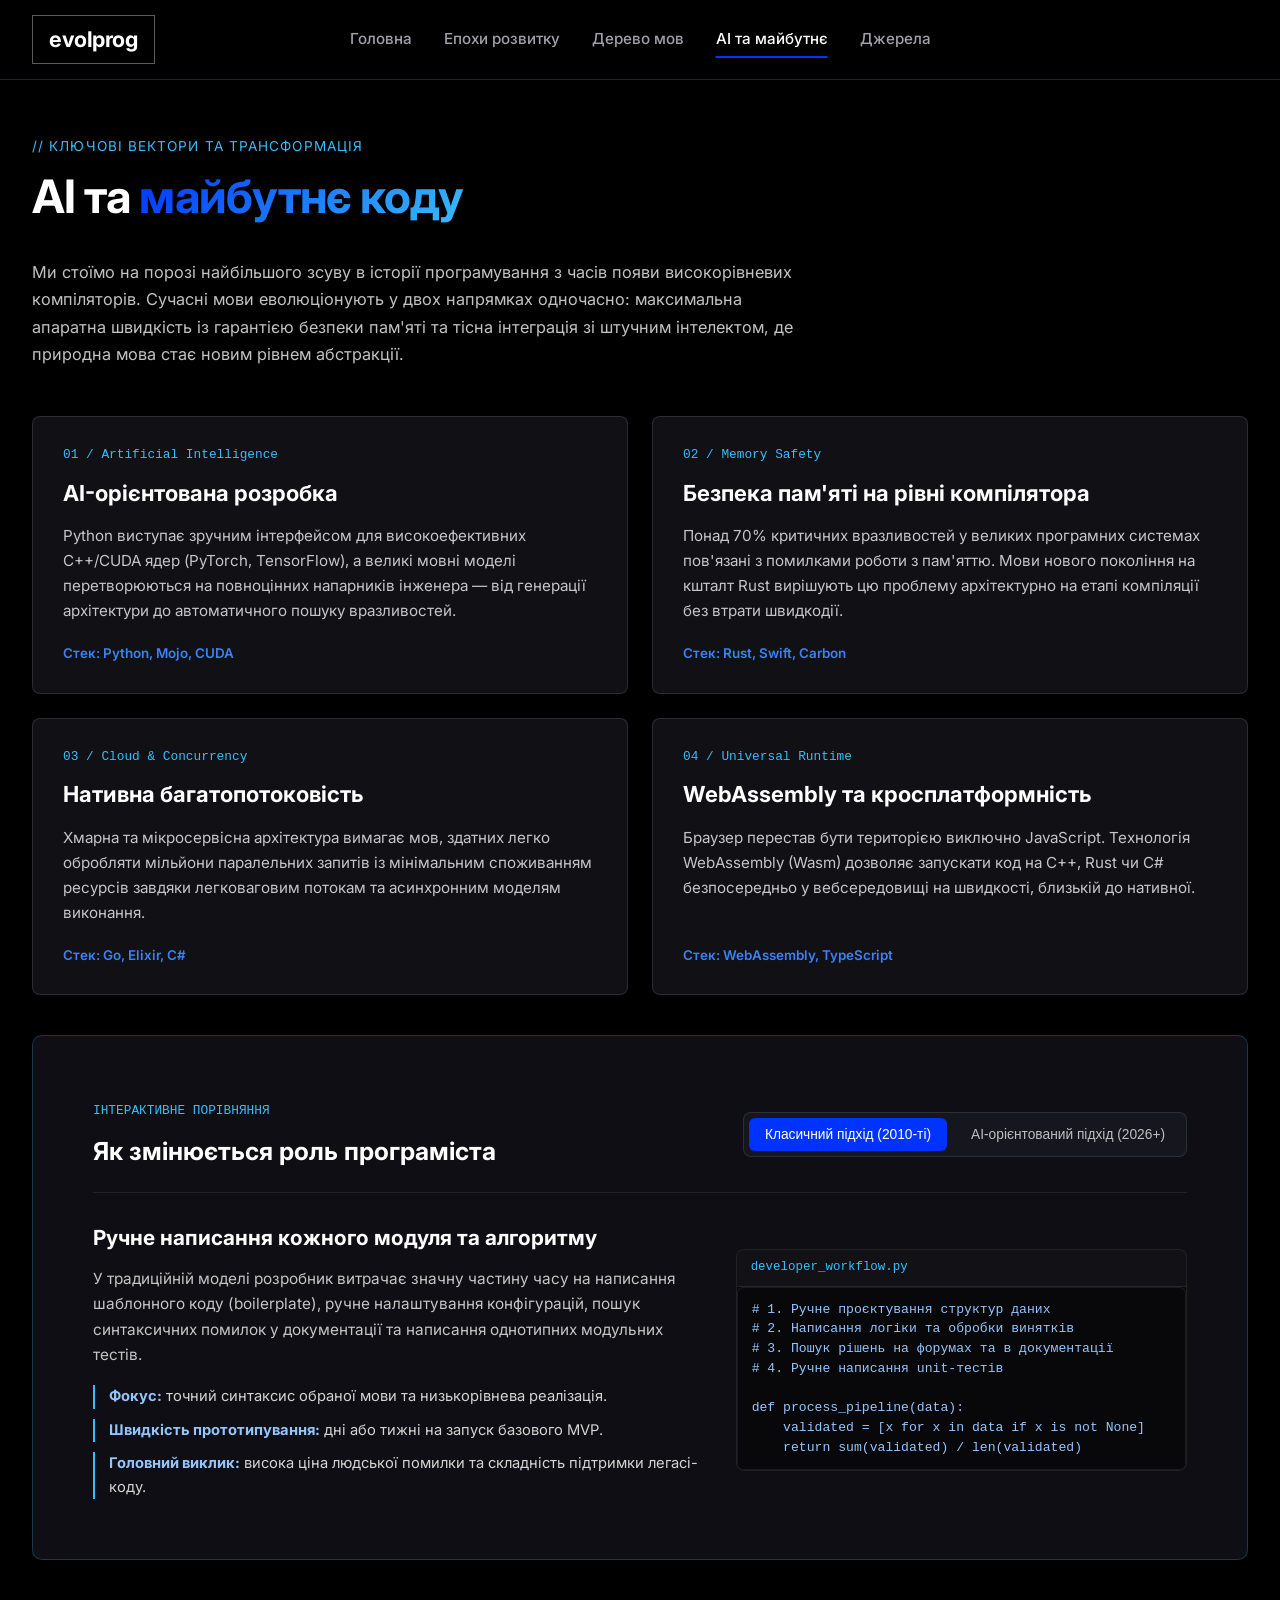
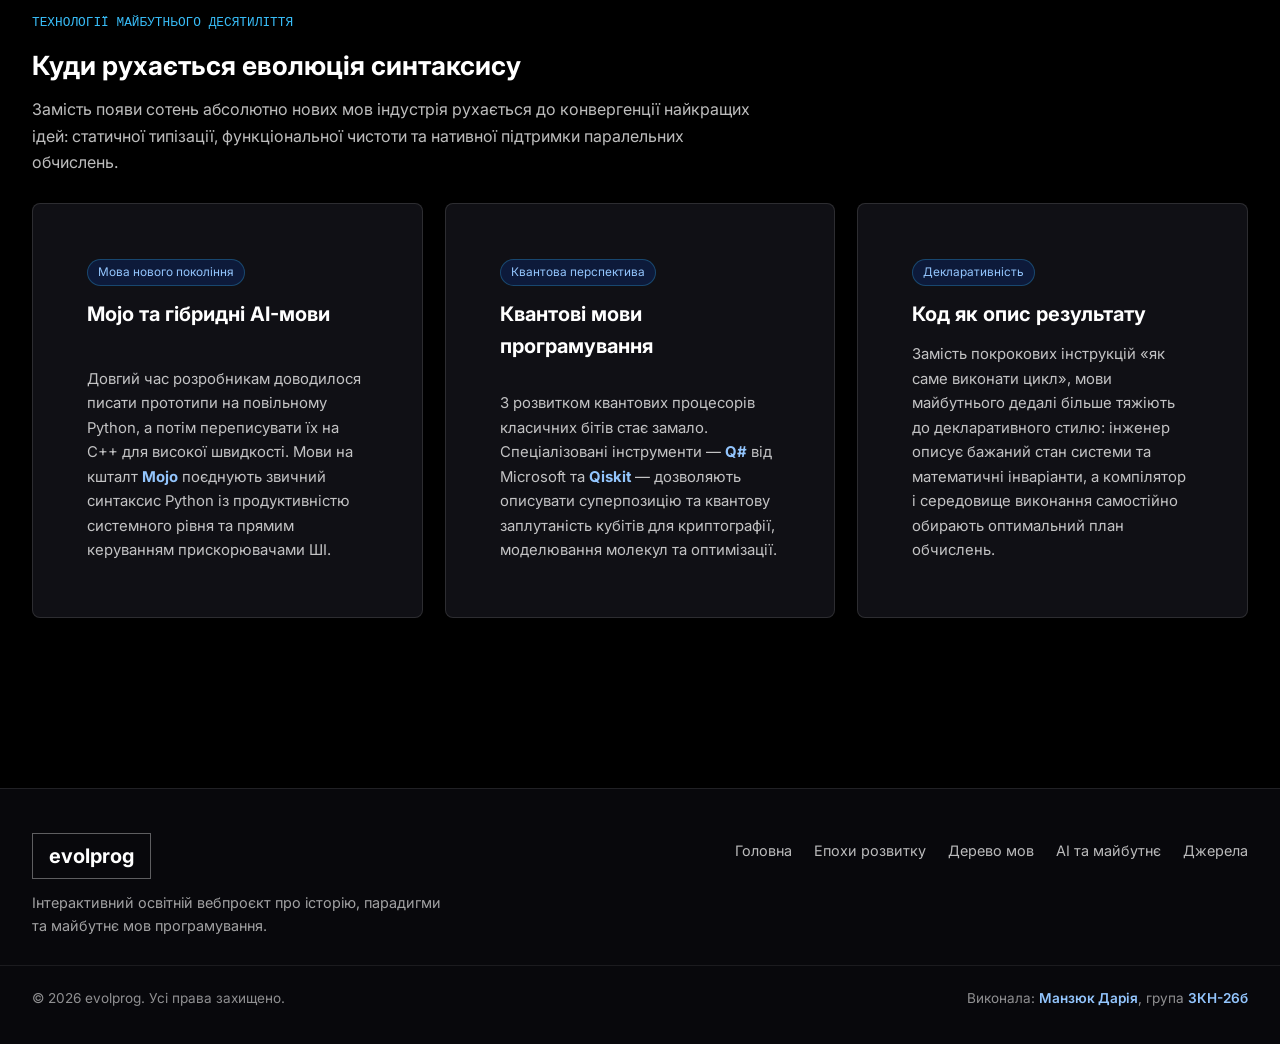
<file: Еволюція мов програмування/future.html>
<!DOCTYPE html>
<html lang="uk">
<head>
    <meta charset="UTF-8">
    <meta name="viewport" content="width=device-width, initial-scale=1.0">
    <title>evolprog — AI та майбутнє коду</title>
    <link rel="stylesheet" href="style.css">
</head>
<body>
    <header class="navbar">
        <div class="container nav-inner">
            <a href="index.html" class="logo">evolprog</a>
            <nav class="nav-links">
                <a href="index.html">Головна</a>
                <a href="epochs.html">Епохи розвитку</a>
                <a href="tree.html">Дерево мов</a>
                <a href="future.html" class="active">AI та майбутнє</a>
                <a href="sources.html">Джерела</a>
            </nav>
        </div>
    </header>

    <main class="container" style="padding: 56px 32px 130px;">
        <!-- Вступний блок -->
        <div class="future-hero">
            <p class="future-kicker">// КЛЮЧОВІ ВЕКТОРИ ТА ТРАНСФОРМАЦІЯ</p>
            <h1 class="section-lead-title">AI та <span class="text-gradient">майбутнє коду</span></h1>
            <p class="future-subtitle">
                Ми стоїмо на порозі найбільшого зсуву в історії програмування з часів появи високорівневих компіляторів. Сучасні мови еволюціонують у двох напрямках одночасно: максимальна апаратна швидкість із гарантією безпеки пам'яті та тісна інтеграція зі штучним інтелектом, де природна мова стає новим рівнем абстракції.
            </p>
        </div>

        <!-- 4 ключові вектори сучасності -->
        <section class="future-vectors-grid" id="ai-vectors">
            <article class="card vector-card">
                <div class="card-body">
                    <span class="vector-tag">01 / Artificial Intelligence</span>
                    <h3>AI-орієнтована розробка</h3>
                    <p>
                        Python виступає зручним інтерфейсом для високоефективних C++/CUDA ядер (PyTorch, TensorFlow), а великі мовні моделі перетворюються на повноцінних напарників інженера — від генерації архітектури до автоматичного пошуку вразливостей.
                    </p>
                    <div class="vector-stack">Стек: Python, Mojo, CUDA</div>
                </div>
            </article>

            <article class="card vector-card">
                <div class="card-body">
                    <span class="vector-tag">02 / Memory Safety</span>
                    <h3>Безпека пам'яті на рівні компілятора</h3>
                    <p>
                        Понад 70% критичних вразливостей у великих програмних системах пов'язані з помилками роботи з пам'яттю. Мови нового покоління на кшталт Rust вирішують цю проблему архітектурно на етапі компіляції без втрати швидкодії.
                    </p>
                    <div class="vector-stack">Стек: Rust, Swift, Carbon</div>
                </div>
            </article>

            <article class="card vector-card">
                <div class="card-body">
                    <span class="vector-tag">03 / Cloud &amp; Concurrency</span>
                    <h3>Нативна багатопотоковість</h3>
                    <p>
                        Хмарна та мікросервісна архітектура вимагає мов, здатних легко обробляти мільйони паралельних запитів із мінімальним споживанням ресурсів завдяки легковаговим потокам та асинхронним моделям виконання.
                    </p>
                    <div class="vector-stack">Стек: Go, Elixir, C#</div>
                </div>
            </article>

            <article class="card vector-card">
                <div class="card-body">
                    <span class="vector-tag">04 / Universal Runtime</span>
                    <h3>WebAssembly та кросплатформність</h3>
                    <p>
                        Браузер перестав бути територією виключно JavaScript. Технологія WebAssembly (Wasm) дозволяє запускати код на C++, Rust чи C# безпосередньо у вебсередовищі на швидкості, близькій до нативної.
                    </p>
                    <div class="vector-stack">Стек: WebAssembly, TypeScript</div>
                </div>
            </article>
        </section>

        <!-- Інтерактивне порівняння епох розробки -->
        <section class="card paradigm-shift-box">
            <div class="card-body">
                <div class="shift-header">
                    <div>
                        <span class="vector-tag">ІНТЕРАКТИВНЕ ПОРІВНЯННЯ</span>
                        <h2>Як змінюється роль програміста</h2>
                    </div>
                    <div class="shift-tabs" id="shiftTabs">
                        <button class="shift-btn active" data-mode="classic">Класичний підхід (2010-ті)</button>
                        <button class="shift-btn" data-mode="ai">AI-орієнтований підхід (2026+)</button>
                    </div>
                </div>

                <div class="shift-grid" id="shiftContentClassic">
                    <div class="shift-text">
                        <h3>Ручне написання кожного модуля та алгоритму</h3>
                        <p>
                            У традиційній моделі розробник витрачає значну частину часу на написання шаблонного коду (boilerplate), ручне налаштування конфігурацій, пошук синтаксичних помилок у документації та написання однотипних модульних тестів.
                        </p>
                        <ul class="shift-list">
                            <li><strong>Фокус:</strong> точний синтаксис обраної мови та низькорівнева реалізація.</li>
                            <li><strong>Швидкість прототипування:</strong> дні або тижні на запуск базового MVP.</li>
                            <li><strong>Головний виклик:</strong> висока ціна людської помилки та складність підтримки легасі-коду.</li>
                        </ul>
                    </div>
                    <div class="shift-code-box">
                        <div class="code-box-title">developer_workflow.py</div>
                        <pre class="code-snippet"><code># 1. Ручне проєктування структур даних
# 2. Написання логіки та обробки винятків
# 3. Пошук рішень на форумах та в документації
# 4. Ручне написання unit-тестів

def process_pipeline(data):
    validated = [x for x in data if x is not None]
    return sum(validated) / len(validated)</code></pre>
                    </div>
                </div>

                <div class="shift-grid hidden" id="shiftContentAi">
                    <div class="shift-text">
                        <h3>Архітектурне мислення та оркестрація AI-агентів</h3>
                        <p>
                            У сучасній парадигмі природна мова стає найвищим рівнем абстракції. Розробник формулює бізнес-логіку, обмеження безпеки та архітектуру системи, тоді як AI-моделі генерують реалізацію, тести й оптимізують продуктивність у реальному часі.
                        </p>
                        <ul class="shift-list">
                            <li><strong>Фокус:</strong> системна архітектура, верифікація безпеки та постановка точних специфікацій.</li>
                            <li><strong>Швидкість прототипування:</strong> години від ідеї до робочого застосунку.</li>
                            <li><strong>Головний виклик:</strong> критичний аудит згенерованого коду та контроль якості.</li>
                        </ul>
                    </div>
                    <div class="shift-code-box">
                        <div class="code-box-title">ai_spec_pipeline.mojo</div>
                        <pre class="code-snippet"><code># Специфікація наміру + апаратна оптимізація
# AI генерує типізований, безпечний та швидкий код

fn fast_tensor_mean(data: Tensor[DType.float32]) -&gt; Float32:
    # Автоматична векторизація під GPU/CPU
    return data.reduce_mean()</code></pre>
                    </div>
                </div>
            </div>
        </section>

        <!-- Мови нового покоління та погляд у 2030-ті -->
        <section class="future-deep-section">
            <div class="deep-intro">
                <span class="vector-tag">ТЕХНОЛОГІЇ МАЙБУТНЬОГО ДЕСЯТИЛІТТЯ</span>
                <h2>Куди рухається еволюція синтаксису</h2>
                <p>
                    Замість появи сотень абсолютно нових мов індустрія рухається до конвергенції найкращих ідей: статичної типізації, функціональної чистоти та нативної підтримки паралельних обчислень.
                </p>
            </div>

            <div class="future-pillars">
                <article class="card pillar-card">
                    <div class="card-body">
                        <div class="pillar-header">
                            <span class="pillar-badge">Мова нового покоління</span>
                            <h3>Mojo та гібридні AI-мови</h3>
                        </div>
                        <p>
                            Довгий час розробникам доводилося писати прототипи на повільному Python, а потім переписувати їх на C++ для високої швидкості. Мови на кшталт <strong>Mojo</strong> поєднують звичний синтаксис Python із продуктивністю системного рівня та прямим керуванням прискорювачами ШІ.
                        </p>
                    </div>
                </article>

                <article class="card pillar-card">
                    <div class="card-body">
                        <div class="pillar-header">
                            <span class="pillar-badge">Квантова перспектива</span>
                            <h3>Квантові мови програмування</h3>
                        </div>
                        <p>
                            З розвитком квантових процесорів класичних бітів стає замало. Спеціалізовані інструменти — <strong>Q#</strong> від Microsoft та <strong>Qiskit</strong> — дозволяють описувати суперпозицію та квантову заплутаність кубітів для криптографії, моделювання молекул та оптимізації.
                        </p>
                    </div>
                </article>

                <article class="card pillar-card">
                    <div class="card-body">
                        <div class="pillar-header">
                            <span class="pillar-badge">Декларативність</span>
                            <h3>Код як опис результату</h3>
                        </div>
                        <p>
                            Замість покрокових інструкцій «як саме виконати цикл», мови майбутнього дедалі більше тяжіють до декларативного стилю: інженер описує бажаний стан системи та математичні інваріанти, а компілятор і середовище виконання самостійно обирають оптимальний план обчислень.
                        </p>
                    </div>
                </article>
            </div>
        </section>
    </main>


<footer class="site-footer">
        <div class="container footer-inner">
            <div class="footer-brand">
                <a href="index.html" class="logo">evolprog</a>
                <p class="footer-desc">Інтерактивний освітній вебпроєкт про історію, парадигми та майбутнє мов програмування.</p>
            </div>

            <div class="footer-nav">
                <a href="index.html">Головна</a>
                <a href="epochs.html">Епохи розвитку</a>
                <a href="tree.html">Дерево мов</a>
                <a href="future.html">AI та майбутнє</a>
                <a href="sources.html">Джерела</a>
            </div>
        </div>

        <div class="container footer-bottom">
            <span>© 2026 evolprog. Усі права захищено.</span>
            <span class="footer-author">Виконала: <strong>Манзюк Дарія</strong>, група <strong>3КН-26б</strong></span>
        </div>
    </footer>
    <script src="script.js"></script>
</body>
</html>
</file>
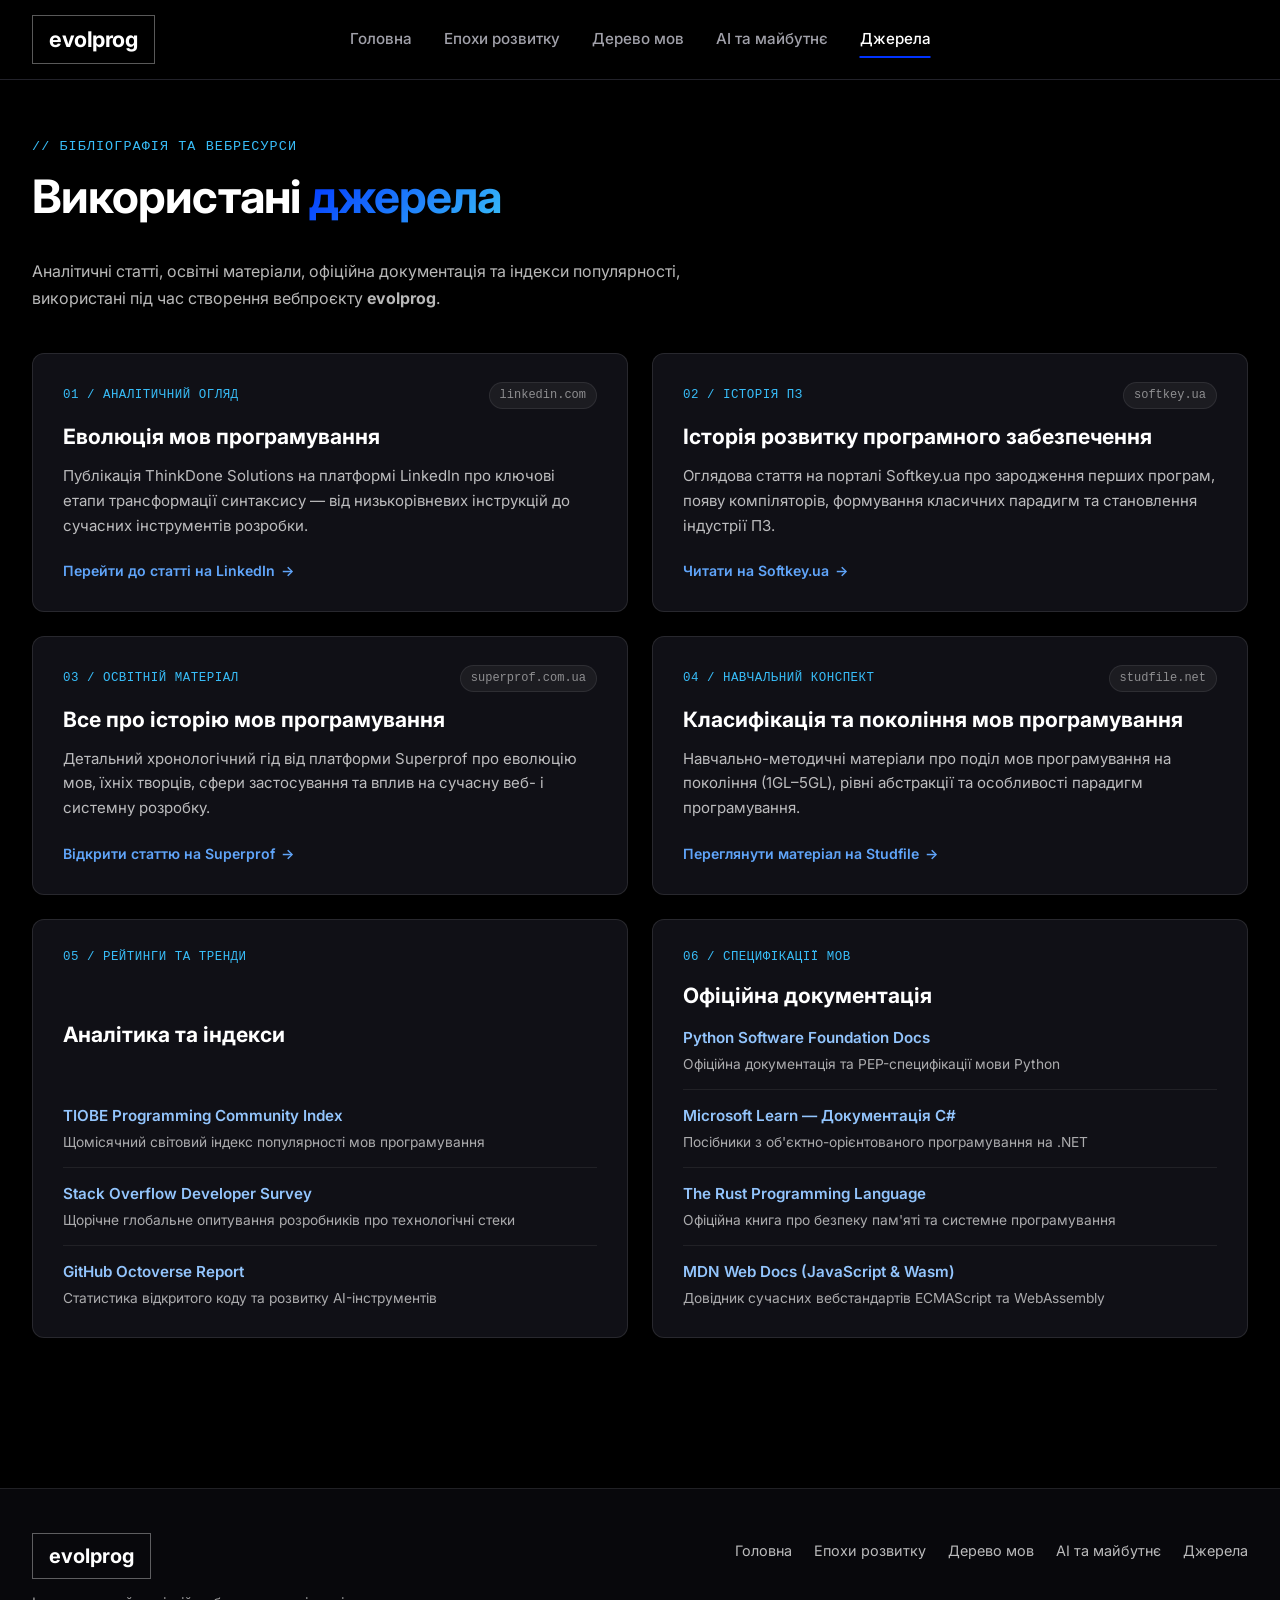
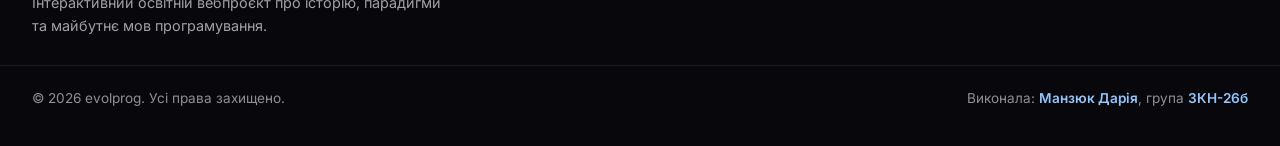
<file: Еволюція мов програмування/sources.html>
<!DOCTYPE html>
<html lang="uk">
<head>
    <meta charset="UTF-8">
    <meta name="viewport" content="width=device-width, initial-scale=1.0">
    <title>evolprog — Використані джерела</title>
    <link rel="stylesheet" href="style.css">
</head>
<body>
    <div class="page-transition" id="pageTransition"></div>

    <header class="navbar">
        <div class="container nav-inner">
            <a href="index.html" class="logo">evolprog</a>
            <nav class="nav-links">
                <a href="index.html">Головна</a>
                <a href="epochs.html">Епохи розвитку</a>
                <a href="tree.html">Дерево мов</a>
                <a href="future.html">AI та майбутнє</a>
                <a href="sources.html" class="active">Джерела</a>
            </nav>
        </div>
    </header>

<main class="container" style="padding: 56px 32px 110px;">
        <div class="sources-hero">
            <p class="sources-kicker">// БІБЛІОГРАФІЯ ТА ВЕБРЕСУРСИ</p>
            <h1 class="section-lead-title">Використані <span class="text-gradient">джерела</span></h1>
            <p class="sources-subtitle">
                Аналітичні статті, освітні матеріали, офіційна документація та індекси популярності, використані під час створення вебпроєкту <strong>evolprog</strong>.
            </p>
        </div>

        <!-- 4 основні статті (симетрична сітка 2x2) -->
        <section class="sources-primary-grid">
            <article class="card source-card">
                <div class="card-body">
                    <div class="source-meta">
                        <span class="source-num">01 / АНАЛІТИЧНИЙ ОГЛЯД</span>
                        <span class="source-domain">linkedin.com</span>
                    </div>
                    <h3>Еволюція мов програмування</h3>
                    <p>
                        Публікація ThinkDone Solutions на платформі LinkedIn про ключові етапи трансформації синтаксису — від низькорівневих інструкцій до сучасних інструментів розробки.
                    </p>
                    <a href="https://ua.linkedin.com/pulse/evolution-programming-languages-thinkdone-solutions-bb0qf?tl=uk" target="_blank" rel="noopener noreferrer" class="source-link">
                        Перейти до статті на LinkedIn <span>→</span>
                    </a>
                </div>
            </article>

            <article class="card source-card">
                <div class="card-body">
                    <div class="source-meta">
                        <span class="source-num">02 / ІСТОРІЯ ПЗ</span>
                        <span class="source-domain">softkey.ua</span>
                    </div>
                    <h3>Історія розвитку програмного забезпечення</h3>
                    <p>
                        Оглядова стаття на порталі Softkey.ua про зародження перших програм, появу компіляторів, формування класичних парадигм та становлення індустрії ПЗ.
                    </p>
                    <a href="https://www.softkey.ua/ua/useful/articles/istoriya-razvitiya-programmnogo-obespecheniya-chast1/" target="_blank" rel="noopener noreferrer" class="source-link">
                        Читати на Softkey.ua <span>→</span>
                    </a>
                </div>
            </article>

            <article class="card source-card">
                <div class="card-body">
                    <div class="source-meta">
                        <span class="source-num">03 / ОСВІТНІЙ МАТЕРІАЛ</span>
                        <span class="source-domain">superprof.com.ua</span>
                    </div>
                    <h3>Все про історію мов програмування</h3>
                    <p>
                        Детальний хронологічний гід від платформи Superprof про еволюцію мов, їхніх творців, сфери застосування та вплив на сучасну веб- і системну розробку.
                    </p>
                    <a href="https://www.superprof.com.ua/blog/vse-pro-istoriu-mov-programuvannia/" target="_blank" rel="noopener noreferrer" class="source-link">
                        Відкрити статтю на Superprof <span>→</span>
                    </a>
                </div>
            </article>

            <article class="card source-card">
                <div class="card-body">
                    <div class="source-meta">
                        <span class="source-num">04 / НАВЧАЛЬНИЙ КОНСПЕКТ</span>
                        <span class="source-domain">studfile.net</span>
                    </div>
                    <h3>Класифікація та покоління мов програмування</h3>
                    <p>
                        Навчально-методичні матеріали про поділ мов програмування на покоління (1GL–5GL), рівні абстракції та особливості парадигм програмування.
                    </p>
                    <a href="https://studfile.net/preview/9366508/page:2/" target="_blank" rel="noopener noreferrer" class="source-link">
                        Переглянути матеріал на Studfile <span>→</span>
                    </a>
                </div>
            </article>
        </section>

        <!-- 2 нижні блоки (симетрична сітка 1x2) -->
        <section class="sources-secondary-grid">
            <article class="card source-card">
                <div class="card-body">
                    <div class="source-meta">
                        <span class="source-num">05 / РЕЙТИНГИ ТА ТРЕНДИ</span>
                    </div>
                    <h3>Аналітика та індекси</h3>
                    <ul class="source-list">
                        <li>
                            <a href="https://www.tiobe.com/tiobe-index/" target="_blank" rel="noopener noreferrer">TIOBE Programming Community Index</a>
                            <span>Щомісячний світовий індекс популярності мов програмування</span>
                        </li>
                        <li>
                            <a href="https://survey.stackoverflow.co/" target="_blank" rel="noopener noreferrer">Stack Overflow Developer Survey</a>
                            <span>Щорічне глобальне опитування розробників про технологічні стеки</span>
                        </li>
                        <li>
                            <a href="https://octoverse.github.com/" target="_blank" rel="noopener noreferrer">GitHub Octoverse Report</a>
                            <span>Статистика відкритого коду та розвитку AI-інструментів</span>
                        </li>
                    </ul>
                </div>
            </article>

            <article class="card source-card">
                <div class="card-body">
                    <div class="source-meta">
                        <span class="source-num">06 / СПЕЦИФІКАЦІЇ МОВ</span>
                    </div>
                    <h3>Офіційна документація</h3>
                    <ul class="source-list">
                        <li>
                            <a href="https://docs.python.org/3/" target="_blank" rel="noopener noreferrer">Python Software Foundation Docs</a>
                            <span>Офіційна документація та PEP-специфікації мови Python</span>
                        </li>
                        <li>
                            <a href="https://learn.microsoft.com/uk-ua/dotnet/csharp/" target="_blank" rel="noopener noreferrer">Microsoft Learn — Документація C#</a>
                            <span>Посібники з об'єктно-орієнтованого програмування на .NET</span>
                        </li>
                        <li>
                            <a href="https://doc.rust-lang.org/book/" target="_blank" rel="noopener noreferrer">The Rust Programming Language</a>
                            <span>Офіційна книга про безпеку пам'яті та системне програмування</span>
                        </li>
                        <li>
                            <a href="https://developer.mozilla.org/uk/docs/Web/JavaScript" target="_blank" rel="noopener noreferrer">MDN Web Docs (JavaScript &amp; Wasm)</a>
                            <span>Довідник сучасних вебстандартів ECMAScript та WebAssembly</span>
                        </li>
                    </ul>
                </div>
            </article>
        </section>
    </main>

    <footer class="site-footer">
        <div class="container footer-inner">
            <div class="footer-brand">
                <a href="index.html" class="logo">evolprog</a>
                <p class="footer-desc">Інтерактивний освітній вебпроєкт про історію, парадигми та майбутнє мов програмування.</p>
            </div>

            <div class="footer-nav">
                <a href="index.html">Головна</a>
                <a href="epochs.html">Епохи розвитку</a>
                <a href="tree.html">Дерево мов</a>
                <a href="future.html">AI та майбутнє</a>
                <a href="sources.html">Джерела</a>
            </div>
        </div>

        <div class="container footer-bottom">
            <span>© 2026 evolprog. Усі права захищено.</span>
            <span class="footer-author">Виконала: <strong>Манзюк Дарія</strong>, група <strong>3КН-26б</strong></span>
        </div>
    </footer>

    <script src="script.js"></script>
</body>
</html>
</file>
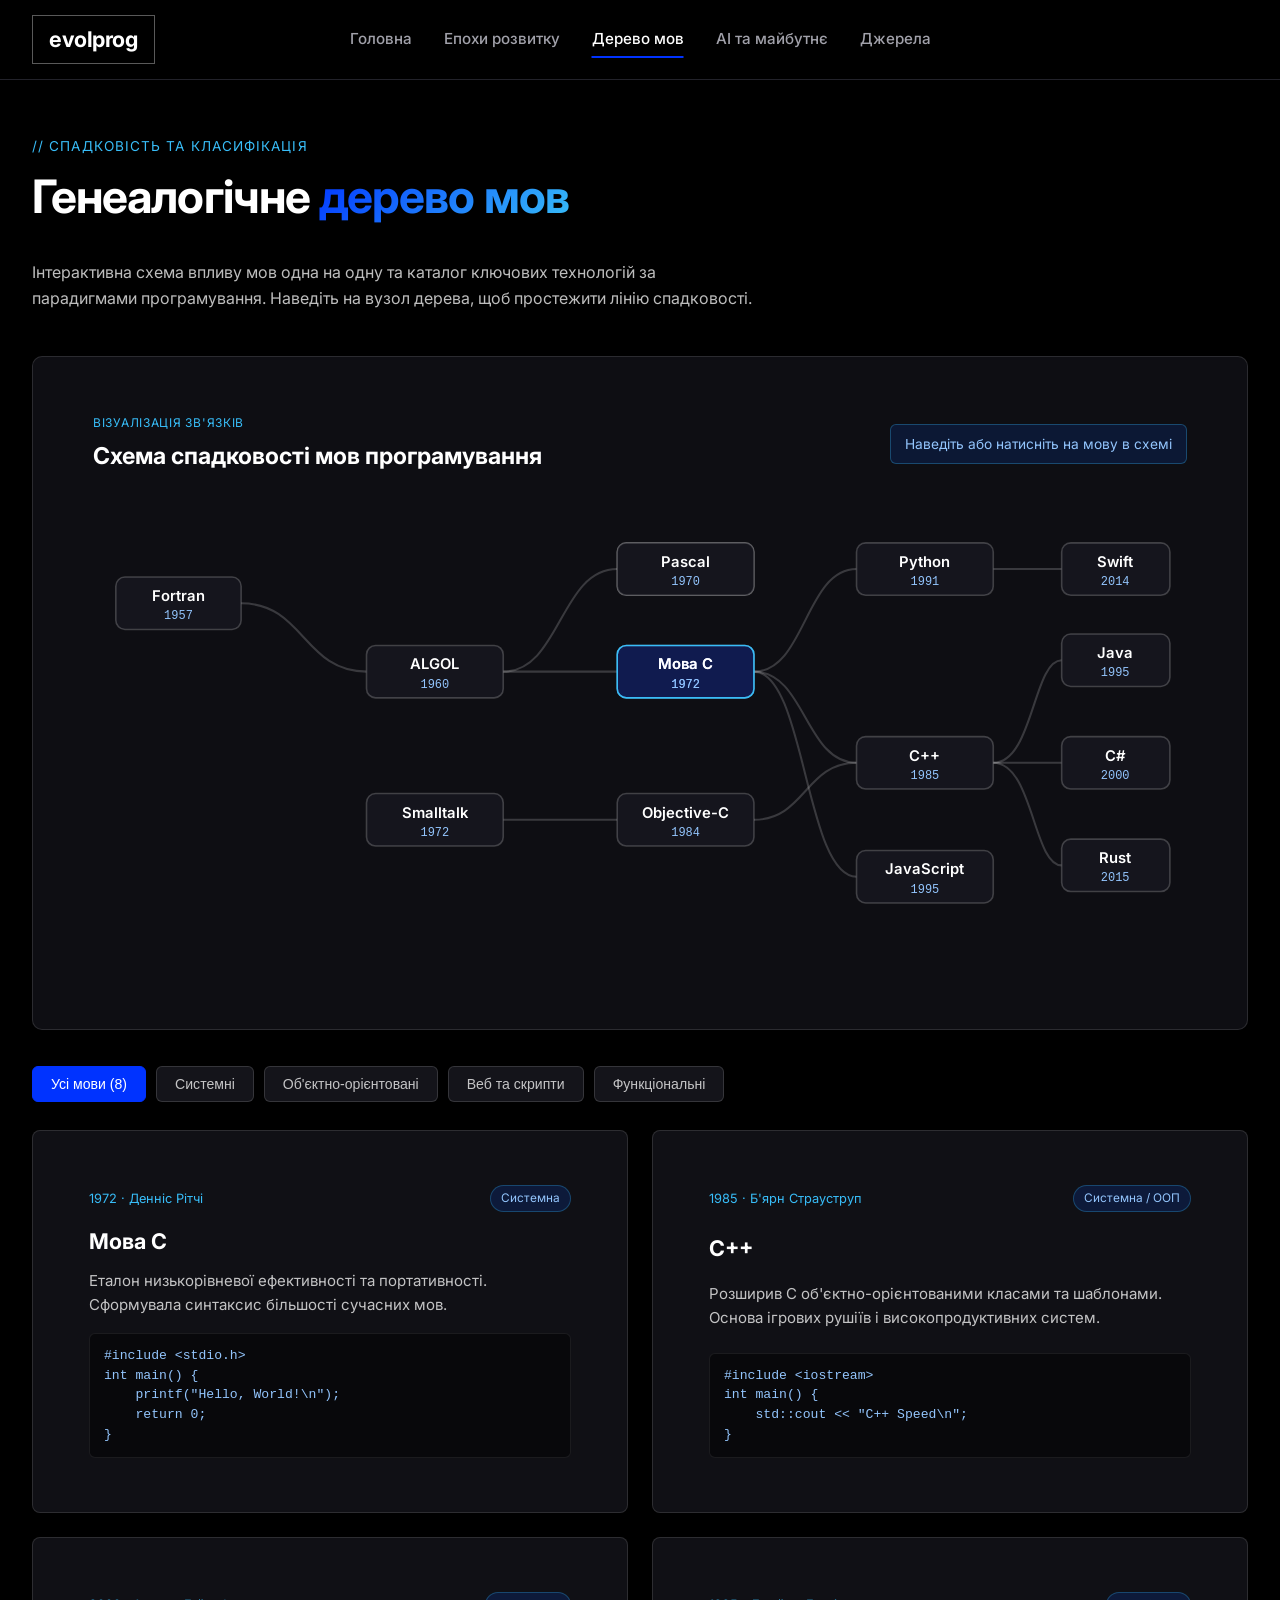
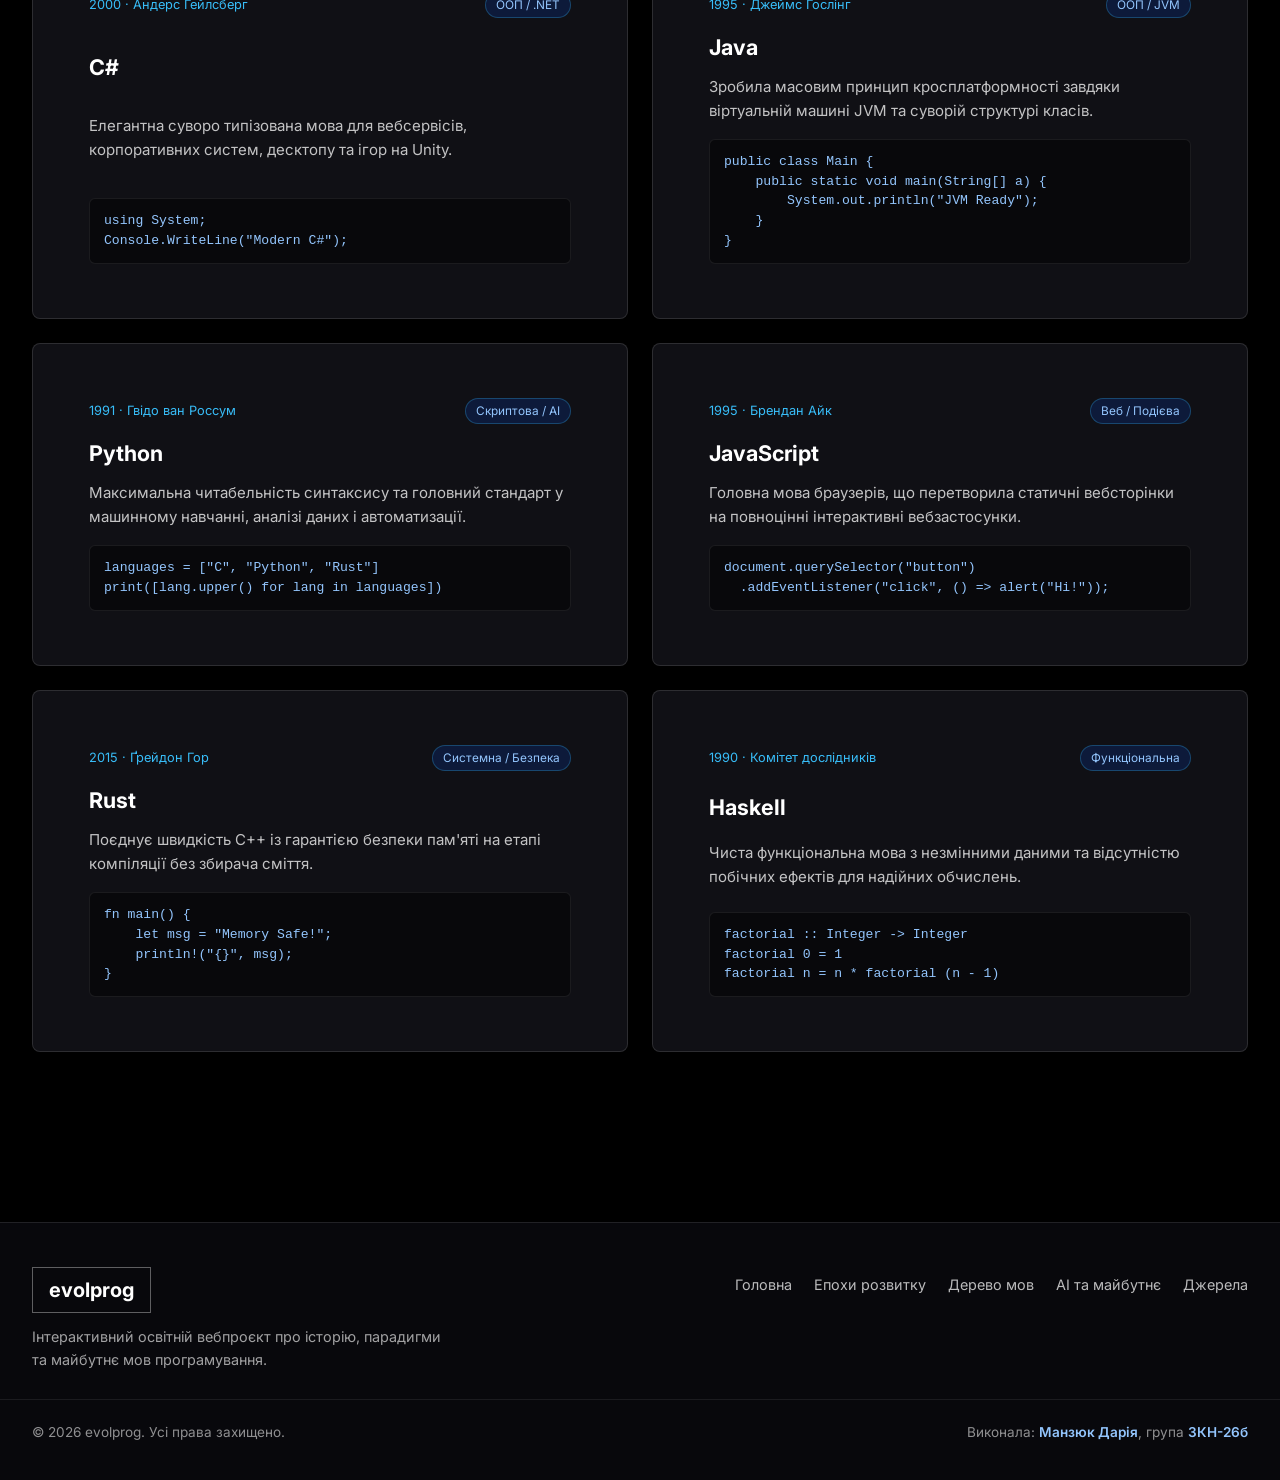
<file: Еволюція мов програмування/tree.html>
<!DOCTYPE html>
<html lang="uk">
<head>
    <meta charset="UTF-8">
    <meta name="viewport" content="width=device-width, initial-scale=1.0">
    <title>evolprog — Генеалогічне дерево мов</title>
    <link rel="stylesheet" href="style.css">
</head>
<body>
    <header class="navbar">
        <div class="container nav-inner">
            <a href="index.html" class="logo">evolprog</a>
            <nav class="nav-links">
                <a href="index.html">Головна</a>
                <a href="epochs.html">Епохи розвитку</a>
                <a href="tree.html" class="active">Дерево мов</a>
                <a href="future.html">AI та майбутнє</a>
                <a href="sources.html">Джерела</a>
            </nav>
        </div>
    </header>

    <main class="container" style="padding: 56px 32px 130px;">
        <!-- Заголовок сторінки -->
        <div class="tree-hero">
            <p class="tree-kicker">// СПАДКОВІСТЬ ТА КЛАСИФІКАЦІЯ</p>
            <h1 class="section-lead-title">Генеалогічне <span class="text-gradient">дерево мов</span></h1>
            <p class="tree-subtitle">
                Інтерактивна схема впливу мов одна на одну та каталог ключових технологій за парадигмами програмування. Наведіть на вузол дерева, щоб простежити лінію спадковості.
            </p>
        </div>

        <!-- Інтерактивна схема зв'язків -->
        <section class="tree-diagram-box card">
            <div class="card-body">
                <div class="diagram-header">
                    <div>
                        <span class="diagram-tag">ВІЗУАЛІЗАЦІЯ ЗВ'ЯЗКІВ</span>
                        <h2>Схема спадковості мов програмування</h2>
                    </div>
                    <div class="diagram-hint" id="treeInfoBox">
                        Наведіть або натисніть на мову в схемі
                    </div>
                </div>

                <div class="svg-tree-scroll">
                    <svg class="genealogy-svg" viewBox="0 0 960 420" fill="none" xmlns="http://www.w3.org/2000/svg">
                        <!-- Лінії зв'язків -->
                        <g class="tree-edges">
                            <!-- 1950-ті -> 1970-ті -->
                            <path class="tree-edge" data-from="fortran" data-to="algol" d="M130 95 C 185 95, 185 155, 240 155"/>
                            <path class="tree-edge" data-from="algol" data-to="c" d="M360 155 C 410 155, 410 155, 460 155"/>
                            <path class="tree-edge" data-from="algol" data-to="pascal" d="M360 155 C 410 155, 410 65, 460 65"/>
                            <path class="tree-edge" data-from="smalltalk" data-to="objc" d="M360 285 C 410 285, 410 285, 460 285"/>
                            <path class="tree-edge" data-from="objc" data-to="cpp" d="M580 285 C 625 285, 625 235, 670 235"/>

                            <!-- C -> нащадки -->
                            <path class="tree-edge" data-from="c" data-to="cpp" d="M580 155 C 625 155, 625 235, 670 235"/>
                            <path class="tree-edge" data-from="c" data-to="python" d="M580 155 C 625 155, 625 65, 670 65"/>
                            <path class="tree-edge" data-from="c" data-to="js" d="M580 155 C 625 155, 625 335, 670 335"/>

                            <!-- C++ -> сучасні мови -->
                            <path class="tree-edge" data-from="cpp" data-to="java" d="M790 235 C 825 235, 825 145, 850 145"/>
                            <path class="tree-edge" data-from="cpp" data-to="csharp" d="M790 235 C 825 235, 825 235, 850 235"/>
                            <path class="tree-edge" data-from="cpp" data-to="rust" d="M790 235 C 825 235, 825 325, 850 325"/>
                            <path class="tree-edge" data-from="python" data-to="swift" d="M790 65 C 825 65, 825 65, 850 65"/>
                        </g>

                        <!-- Колона 1: Витоки (1950-ті) -->
                        <g class="tree-node" data-id="fortran" data-desc="Fortran (1957) — перша високорівнева мова для наукових обчислень">
                            <rect x="20" y="72" width="110" height="46" rx="8"/>
                            <text x="75" y="93" class="node-title">Fortran</text>
                            <text x="75" y="109" class="node-year">1957</text>
                        </g>

                        <!-- Колона 2: База синтаксису та ООП -->
                        <g class="tree-node" data-id="algol" data-desc="ALGOL 60 (1960) — запровадив блочну структуру коду">
                            <rect x="240" y="132" width="120" height="46" rx="8"/>
                            <text x="300" y="153" class="node-title">ALGOL</text>
                            <text x="300" y="169" class="node-year">1960</text>
                        </g>

                        <g class="tree-node" data-id="smalltalk" data-desc="Smalltalk (1972) — еталон чистого об'єктно-орієнтованого підходу">
                            <rect x="240" y="262" width="120" height="46" rx="8"/>
                            <text x="300" y="283" class="node-title">Smalltalk</text>
                            <text x="300" y="299" class="node-year">1972</text>
                        </g>

                        <!-- Колона 3: Революція 1970-х -->
                        <g class="tree-node" data-id="pascal" data-desc="Pascal (1970) — структурне програмування та сувора типізація">
                            <rect x="460" y="42" width="120" height="46" rx="8"/>
                            <text x="520" y="63" class="node-title">Pascal</text>
                            <text x="520" y="79" class="node-year">1970</text>
                        </g>

                        <g class="tree-node" data-id="c" data-desc="Мова C (1972) — фундамент операційних систем і батько C-сімейства">
                            <rect x="460" y="132" width="120" height="46" rx="8"/>
                            <text x="520" y="153" class="node-title">Мова C</text>
                            <text x="520" y="169" class="node-year">1972</text>
                        </g>

                        <g class="tree-node" data-id="objc" data-desc="Objective-C (1984) — поєднала мову C з об'єктною моделлю Smalltalk">
                            <rect x="460" y="262" width="120" height="46" rx="8"/>
                            <text x="520" y="283" class="node-title">Objective-C</text>
                            <text x="520" y="299" class="node-year">1984</text>
                        </g>

                        <!-- Колона 3: Революція 1970-х -->
                        <g class="tree-node" data-id="pascal" data-desc="Pascal (1970) — структурне програмування та сувора типізація">
                            <rect x="460" y="42" width="120" height="46" rx="8"/>
                            <text x="520" y="63" class="node-title">Pascal</text>
                            <text x="520" y="79" class="node-year">1970</text>
                        </g>

                        <g class="tree-node core-node" data-id="c" data-desc="Мова C (1972) — фундамент операційних систем і батько C-сімейства">
                            <rect x="460" y="132" width="120" height="46" rx="8"/>
                            <text x="520" y="153" class="node-title">Мова C</text>
                            <text x="520" y="169" class="node-year">1972</text>
                        </g>
                                                <!-- Колона 4: 1980–1990-ті -->
                        <g class="tree-node" data-id="python" data-desc="Python (1991) — читабельність, лаконічність та лідерство в AI">
                            <rect x="670" y="42" width="120" height="46" rx="8"/>
                            <text x="730" y="63" class="node-title">Python</text>
                            <text x="730" y="79" class="node-year">1991</text>
                        </g>

                        <g class="tree-node" data-id="cpp" data-desc="C++ (1985) — поєднав швидкість C із класами та ООП">
                            <rect x="670" y="212" width="120" height="46" rx="8"/>
                            <text x="730" y="233" class="node-title">C++</text>
                            <text x="730" y="249" class="node-year">1985</text>
                        </g>

                        <g class="tree-node" data-id="js" data-desc="JavaScript (1995) — мова інтерактивного вебу та браузерів">
                            <rect x="670" y="312" width="120" height="46" rx="8"/>
                            <text x="730" y="333" class="node-title">JavaScript</text>
                            <text x="730" y="349" class="node-year">1995</text>
                        </g>

                        <!-- Колона 5: Сучасні екосистеми -->
                        <g class="tree-node" data-id="swift" data-desc="Swift (2014) — сучасна безпечна мова для екосистеми Apple">
                            <rect x="850" y="42" width="95" height="46" rx="8"/>
                            <text x="897" y="63" class="node-title">Swift</text>
                            <text x="897" y="79" class="node-year">2014</text>
                        </g>

                        <g class="tree-node" data-id="java" data-desc="Java (1995) — кросплатформна ООП-мова («написано один раз — працює всюди»)">
                            <rect x="850" y="122" width="95" height="46" rx="8"/>
                            <text x="897" y="143" class="node-title">Java</text>
                            <text x="897" y="159" class="node-year">1995</text>
                        </g>

                        <g class="tree-node" data-id="csharp" data-desc="C# (2000) — сучасна типізована мова платформи .NET">
                            <rect x="850" y="212" width="95" height="46" rx="8"/>
                            <text x="897" y="233" class="node-title">C#</text>
                            <text x="897" y="249" class="node-year">2000</text>
                        </g>

                        <g class="tree-node" data-id="rust" data-desc="Rust (2015) — системна продуктивність із гарантією безпеки пам'яті">
                            <rect x="850" y="302" width="95" height="46" rx="8"/>
                            <text x="897" y="323" class="node-title">Rust</text>
                            <text x="897" y="339" class="node-year">2015</text>
                        </g>
                    </svg>
                </div>
            </div>
        </section>

        <!-- Фільтр за парадигмами -->
        <div class="paradigm-filter-bar" id="paradigmFilters">
            <button class="filter-pill active" data-filter="all">Усі мови (8)</button>
            <button class="filter-pill" data-filter="system">Системні</button>
            <button class="filter-pill" data-filter="oop">Об'єктно-орієнтовані</button>
            <button class="filter-pill" data-filter="web">Веб та скрипти</button>
            <button class="filter-pill" data-filter="functional">Функціональні</button>
        </div>

        <!-- Картки мов із прикладами коду -->
        <section class="langs-catalog-grid" id="oop-tree">
            <!-- C -->
            <article class="card lang-card" data-lang="c" data-category="system">
                <div class="card-body">
                    <div class="lang-top">
                        <span class="lang-year">1972 · Денніс Рітчі</span>
                        <span class="lang-paradigm">Системна</span>
                    </div>
                    <h3>Мова C</h3>
                    <p>Еталон низькорівневої ефективності та портативності. Сформувала синтаксис більшості сучасних мов.</p>
                    <pre class="code-snippet"><code>#include &lt;stdio.h&gt;
int main() {
    printf("Hello, World!\n");
    return 0;
}</code></pre>
                </div>
            </article>

            <!-- C++ -->
            <article class="card lang-card" data-lang="cpp" data-category="system oop">
                <div class="card-body">
                    <div class="lang-top">
                        <span class="lang-year">1985 · Б'ярн Страуструп</span>
                        <span class="lang-paradigm">Системна / ООП</span>
                    </div>
                    <h3>C++</h3>
                    <p>Розширив C об'єктно-орієнтованими класами та шаблонами. Основа ігрових рушіїв і високопродуктивних систем.</p>
                    <pre class="code-snippet"><code>#include &lt;iostream&gt;
int main() {
    std::cout &lt;&lt; "C++ Speed\n";
}</code></pre>
                </div>
            </article>

            <!-- C# -->
            <article class="card lang-card" data-lang="csharp" data-category="oop">
                <div class="card-body">
                    <div class="lang-top">
                        <span class="lang-year">2000 · Андерс Гейлсберг</span>
                        <span class="lang-paradigm">ООП / .NET</span>
                    </div>
                    <h3>C#</h3>
                    <p>Елегантна суворо типізована мова для вебсервісів, корпоративних систем, десктопу та ігор на Unity.</p>
                    <pre class="code-snippet"><code>using System;
Console.WriteLine("Modern C#");</code></pre>
                </div>
            </article>

            <!-- Java -->
            <article class="card lang-card" data-lang="java" data-category="oop">
                <div class="card-body">
                    <div class="lang-top">
                        <span class="lang-year">1995 · Джеймс Гослінг</span>
                        <span class="lang-paradigm">ООП / JVM</span>
                    </div>
                    <h3>Java</h3>
                    <p>Зробила масовим принцип кросплатформності завдяки віртуальній машині JVM та суворій структурі класів.</p>
                    <pre class="code-snippet"><code>public class Main {
    public static void main(String[] a) {
        System.out.println("JVM Ready");
    }
}</code></pre>
                </div>
            </article>

            <!-- Python -->
            <article class="card lang-card" data-lang="python" data-category="web oop">
                <div class="card-body">
                    <div class="lang-top">
                        <span class="lang-year">1991 · Гвідо ван Россум</span>
                        <span class="lang-paradigm">Скриптова / AI</span>
                    </div>
                    <h3>Python</h3>
                    <p>Максимальна читабельність синтаксису та головний стандарт у машинному навчанні, аналізі даних і автоматизації.</p>
                    <pre class="code-snippet"><code>languages = ["C", "Python", "Rust"]
print([lang.upper() for lang in languages])</code></pre>
                </div>
            </article>

            <!-- JavaScript -->
            <article class="card lang-card" data-lang="js" data-category="web">
                <div class="card-body">
                    <div class="lang-top">
                        <span class="lang-year">1995 · Брендан Айк</span>
                        <span class="lang-paradigm">Веб / Подієва</span>
                    </div>
                    <h3>JavaScript</h3>
                    <p>Головна мова браузерів, що перетворила статичні вебсторінки на повноцінні інтерактивні вебзастосунки.</p>
                    <pre class="code-snippet"><code>document.querySelector("button")
  .addEventListener("click", () =&gt; alert("Hi!"));</code></pre>
                </div>
            </article>

            <!-- Rust -->
            <article class="card lang-card" data-lang="rust" data-category="system">
                <div class="card-body">
                    <div class="lang-top">
                        <span class="lang-year">2015 · Ґрейдон Гор</span>
                        <span class="lang-paradigm">Системна / Безпека</span>
                    </div>
                    <h3>Rust</h3>
                    <p>Поєднує швидкість C++ із гарантією безпеки пам'яті на етапі компіляції без збирача сміття.</p>
                    <pre class="code-snippet"><code>fn main() {
    let msg = "Memory Safe!";
    println!("{}", msg);
}</code></pre>
                </div>
            </article>

            <!-- Haskell -->
            <article class="card lang-card" data-lang="haskell" data-category="functional">
                <div class="card-body">
                    <div class="lang-top">
                        <span class="lang-year">1990 · Комітет дослідників</span>
                        <span class="lang-paradigm">Функціональна</span>
                    </div>
                    <h3>Haskell</h3>
                    <p>Чиста функціональна мова з незмінними даними та відсутністю побічних ефектів для надійних обчислень.</p>
                    <pre class="code-snippet"><code>factorial :: Integer -&gt; Integer
factorial 0 = 1
factorial n = n * factorial (n - 1)</code></pre>
                </div>
            </article>
        </section>
    </main>


<footer class="site-footer">
        <div class="container footer-inner">
            <div class="footer-brand">
                <a href="index.html" class="logo">evolprog</a>
                <p class="footer-desc">Інтерактивний освітній вебпроєкт про історію, парадигми та майбутнє мов програмування.</p>
            </div>

            <div class="footer-nav">
                <a href="index.html">Головна</a>
                <a href="epochs.html">Епохи розвитку</a>
                <a href="tree.html">Дерево мов</a>
                <a href="future.html">AI та майбутнє</a>
                <a href="sources.html">Джерела</a>
            </div>
        </div>

        <div class="container footer-bottom">
            <span>© 2026 evolprog. Усі права захищено.</span>
            <span class="footer-author">Виконала: <strong>Манзюк Дарія</strong>, група <strong>3КН-26б</strong></span>
        </div>
    </footer>
    <script src="script.js"></script>
</body>
</html>
</file>
<file: style.css>
@import url('https://fonts.googleapis.com/css2?family=Inter:wght@300;400;500;600;700;800&family=JetBrains+Mono:wght@400;500;600&display=swap');

:root {
    --bg-main: #000000;
    --bg-surface: #08080b;
    --bg-card: #0f0f14;
    --text-primary: #ffffff;
    --text-secondary: #a1a1aa;
    --text-muted: #71717a;
    --accent-blue: #0033ff;
    --accent-blue-hover: #1e4dff;
    --accent-cyan: #38bdf8;
    --border-dark: #22222a;
    --gradient-brand: linear-gradient(135deg, #0033ff 0%, #38bdf8 100%);
    --radius-pill: 9999px;
    --ease-out-expo: cubic-bezier(0.22, 1, 0.36, 1);
}

* {
    box-sizing: border-box;
    margin: 0;
    padding: 0;
}

html {
    scroll-behavior: smooth;
}

body {
    font-family: 'Inter', -apple-system, BlinkMacSystemFont, sans-serif;
    background-color: var(--bg-main);
    color: var(--text-primary);
    line-height: 1.6;
    -webkit-font-smoothing: antialiased;
    overflow-x: hidden;
}

/* === ШТОРКА ПЕРЕХОДУ МІЖ СТОРІНКАМИ === */
.page-transition {
    position: fixed;
    inset: 0;
    background: #000000;
    z-index: 9999;
    pointer-events: none;
    opacity: 1;
    transition: opacity 0.45s var(--ease-out-expo);
}

.page-transition.loaded {
    opacity: 0;
}

/* === АНІМАЦІЯ ПОЯВИ ПРИ СКРОЛІ === */
.reveal {
    opacity: 0;
    transform: translateY(28px);
    transition: opacity 0.8s var(--ease-out-expo), transform 0.8s var(--ease-out-expo);
}

.reveal.visible {
    opacity: 1;
    transform: translateY(0);
}

.reveal-delay-1 { transition-delay: 0.1s; }
.reveal-delay-2 { transition-delay: 0.2s; }
.reveal-delay-3 { transition-delay: 0.3s; }

/* === КОНТЕЙНЕРИ === */
.container {
    width: 100%;
    max-width: 1280px;
    margin: 0 auto;
    padding: 0 32px;
}

main.container {
    padding-left: 0;
    padding-right: 0;
}

/* === НАВІГАЦІЯ === */
.navbar {
    position: sticky;
    top: 0;
    z-index: 100;
    background: rgba(0, 0, 0, 0.9);
    backdrop-filter: blur(16px);
    border-bottom: 1px solid var(--border-dark);
    height: 80px;
    display: flex;
    align-items: center;
}

.nav-inner {
    position: relative;
    display: flex;
    align-items: center;
    justify-content: flex-start;
    width: 100%;
}

.brand,
.navbar .logo,
.navbar .logo:visited {
    font-weight: 700;
    font-size: 1.35rem;
    letter-spacing: -0.02em;
    color: #ffffff;
    text-decoration: none;
    border: 1px solid rgba(255, 255, 255, 0.35);
    padding: 6px 16px;
    transition: border-color 0.3s ease, box-shadow 0.3s ease;
}

.brand:hover,
.navbar .logo:hover {
    border-color: var(--accent-cyan);
    box-shadow: 0 0 18px rgba(0, 51, 255, 0.4);
}

.nav-links {
    position: absolute;
    left: 50%;
    transform: translateX(-50%);
    display: flex;
    align-items: center;
    gap: 32px;
    list-style: none;
}

.nav-links a {
    text-decoration: none;
    color: var(--text-secondary);
    font-weight: 500;
    font-size: 0.95rem;
    position: relative;
    padding: 6px 0;
    transition: color 0.3s ease;
}

.nav-links a::after {
    content: '';
    position: absolute;
    bottom: 0;
    left: 0;
    width: 0;
    height: 2px;
    background: var(--accent-blue);
    transition: width 0.35s var(--ease-out-expo);
}

.nav-links a:hover,
.nav-links a.active {
    color: #ffffff;
}

.nav-links a:hover::after,
.nav-links a.active::after {
    width: 100%;
}

/* === ЗАГОЛОВКИ ТА ГРАДІЄНТ === */
.section-lead-title {
    font-size: clamp(2.1rem, 3.6vw, 3.25rem);
    font-weight: 700;
    line-height: 1.15;
    letter-spacing: -0.02em;
    color: #ffffff;
    margin-bottom: 36px;
}

.text-gradient {
    background: var(--gradient-brand);
    -webkit-background-clip: text;
    background-clip: text;
    -webkit-text-fill-color: transparent;
}

/* === STICKY SCROLL ТА КАРУСЕЛЬ НА ГОЛОВНІЙ === */
.scroll-tabs-track {
    position: relative;
    height: 320vh;
}

.sticky-tabs-viewport {
    position: sticky;
    top: 80px;
    min-height: calc(100vh - 80px);
    background: #000000;
    display: flex;
    flex-direction: column;
    justify-content: flex-start;
    padding-top: 8px;
    padding-bottom: 40px;
}

.sticky-tabs-viewport > .container {
    padding-top: 12px;
}

@media (min-width: 961px) {
    .scroll-tabs-wrapper {
        height: 400vh;
        position: relative;
    }

    .sticky-tabs-container {
        position: sticky;
        top: 72px;
        height: calc(100vh - 72px);
        display: flex;
        align-items: flex-start;
        padding-top: 24px;
        overflow: hidden;
    }
}

.full-tabs-bar {
    position: relative;
    display: grid;
    grid-template-columns: repeat(4, 1fr);
    background: #141418;
    border-radius: 8px;
    padding: 3px;
    gap: 4px;
    overflow: visible;
}

.tab-glider {
    position: absolute;
    top: 3px;
    left: 3px;
    height: calc(100% - 6px);
    width: calc((100% - 18px) / 4);
    border-radius: 6px;
    background: #0033ff;
    z-index: 1;
    pointer-events: none;
    transition: transform 0.55s var(--ease-out-expo);
    will-change: transform;
}

.tab-btn {
    position: relative;
    z-index: 2;
    padding: 22px 16px;
    background: rgba(255, 255, 255, 0.04);
    border: none;
    border-radius: 6px;
    font-family: 'Inter', sans-serif;
    font-weight: 600;
    font-size: 0.95rem;
    color: var(--text-secondary);
    cursor: pointer;
    transition: color 0.45s ease;
    text-align: center;
}

.tab-btn:active {
    transform: none;
}

.tab-btn:hover,
.tab-btn.active {
    color: #ffffff;
}

.tab-btn.active {
    background: transparent;
}

.panels-viewport {
    position: relative;
    width: 100%;
    overflow: hidden;
}

.panels-track {
    display: flex;
    width: 400%;
    transition: transform 0.55s var(--ease-out-expo);
    will-change: transform;
}

.tab-panel {
    display: grid;
    grid-template-columns: 1fr 1fr;
    gap: 56px;
    align-items: center;
    width: 25%;
    flex: 0 0 25%;
    padding: 22px 32px 90px;
    opacity: 0.35;
    transform: scale(0.96);
    transition: opacity 0.75s ease, transform 0.85s var(--ease-out-expo);
}

.tab-panel.active {
    opacity: 1;
    transform: scale(1);
}

.tab-panel h2 {
    font-size: clamp(2rem, 3.2vw, 2.8rem);
    font-weight: 700;
    line-height: 1.12;
    letter-spacing: -0.02em;
    margin-bottom: 14px;
}

.tab-panel p {
    color: var(--text-secondary);
    font-size: 1.05rem;
    margin-bottom: 20px;
    max-width: 500px;
}

/* === КНОПКА «ДІЗНАТИСЯ БІЛЬШЕ» === */
a.btn-white,
a.btn-white:visited,
.learn-more-btn {
    display: inline-flex;
    align-items: center;
    justify-content: center;
    gap: 8px;
    background: #ffffff;
    color: #050508;
    font-size: 0.78rem;
    font-weight: 700;
    letter-spacing: 0.08em;
    text-transform: uppercase;
    text-decoration: none;
    padding: 13px 26px;
    border-radius: 999px;
    border: 1px solid #ffffff;
    margin: 22px 0 28px;
    box-shadow: 0 4px 20px rgba(255, 255, 255, 0.12);
    transition: transform 0.25s ease, background 0.25s ease, color 0.25s ease, box-shadow 0.25s ease;
    cursor: pointer;
}

a.btn-white:hover,
.learn-more-btn:hover {
    background: #0033ff;
    color: #ffffff;
    border-color: #38bdf8;
    box-shadow: 0 0 24px rgba(0, 85, 255, 0.55);
    transform: translateY(-2px);
}

/* === КЛЮЧОВІ ВІХИ === */
.highlights-section {
    margin-top: 20px;
    padding-top: 14px;
    border-top: 1px solid var(--border-dark);
}

.highlights-section h4 {
    color: #ffffff;
    font-size: 0.9rem;
    font-weight: 700;
    margin-bottom: 12px;
}

.highlights-section p {
    font-size: 0.88rem;
    color: rgba(255, 255, 255, 0.82);
    margin-bottom: 8px;
}

.highlights-section p span {
    color: #3b82f6;
    font-weight: 500;
    margin-left: 8px;
}

/* === ПРАВЕ ВІКНО З 3D-ГРАФІКОЮ === */
.visual-frame {
    border: 1px solid #27272f;
    background: #000000;
    width: 100%;
    height: 370px;
    position: relative;
    overflow: hidden;
    display: flex;
    align-items: center;
    justify-content: center;
}

.visual-frame canvas {
    width: 100%;
    height: 100%;
    display: block;
    transform: scale(0.95);
    transform-origin: center center;
}

/* === ПЛАВАЮЧА СКЛЯНА ПАНЕЛЬ ПОШУКУ (ТІЛЬКИ НА ГОЛОВНІЙ) === */
.floating-bar,
.floating-search-wrapper {
    position: fixed;
    bottom: 18px;
    left: 50%;
    transform: translateX(-50%);
    width: max-content;
    max-width: calc(100vw - 32px);
    padding: 6px 8px 6px 20px;
    gap: 12px;
    border-radius: 999px;
    background: rgba(16, 18, 28, 0.55);
    backdrop-filter: blur(16px) saturate(160%);
    -webkit-backdrop-filter: blur(16px) saturate(160%);
    border: 1px solid rgba(255, 255, 255, 0.16);
    box-shadow: 0 12px 36px rgba(0, 0, 0, 0.55), inset 0 1px 0 rgba(255, 255, 255, 0.1);
    display: flex;
    align-items: center;
    justify-content: space-between;
    z-index: 900;
    transition: border-color 0.3s ease, box-shadow 0.3s ease;
}

.floating-bar:focus-within,
.floating-search-wrapper:focus-within {
    border-color: var(--accent-blue);
    box-shadow: 0 20px 50px rgba(0, 51, 255, 0.3);
}

.floating-bar input,
.floating-input {
    width: 28ch;
    min-width: 0;
    flex: none;
    padding: 6px 0;
    border: none;
    outline: none;
    font-family: 'Inter', sans-serif;
    font-size: 0.9rem;
    background: transparent;
    color: #ffffff;
}

.floating-bar input::placeholder,
.floating-input::placeholder {
    color: rgba(255, 255, 255, 0.65);
}

.floating-btn {
    width: 38px;
    height: 38px;
    flex-shrink: 0;
    border: none;
    border-radius: 50%;
    background: #0033ff;
    color: #ffffff;
    display: flex;
    align-items: center;
    justify-content: center;
    font-size: 1.1rem;
    font-weight: 700;
    cursor: pointer;
    transition: background 0.25s ease, transform 0.25s ease;
}

.floating-btn:hover {
    background: var(--accent-blue-hover);
    transform: scale(1.05);
}

/* === КАРТКИ-ПЕРЕХОДИ НА РОЗДІЛИ ПІД КАРУСЕЛЛЮ (INDEX.HTML) === */
.home-nav-grid {
    display: grid;
    grid-template-columns: repeat(4, 1fr);
    gap: 20px;
}

.home-nav-card {
    background: #101015;
    border: 1px solid rgba(255, 255, 255, 0.12);
    border-radius: 8px;
    padding: 24px;
    text-decoration: none;
    transition: transform 0.25s ease, border-color 0.25s ease;
}

.home-nav-card:hover {
    transform: translateY(-4px);
    border-color: rgba(56, 189, 248, 0.5);
}

.home-nav-card .card-body {
    display: flex;
    flex-direction: column;
    height: 100%;
    padding: 0;
}

.home-card-num {
    font-family: monospace;
    font-size: 0.78rem;
    color: #38bdf8;
    margin-bottom: 10px;
}

.home-nav-card h3 {
    font-size: 1.25rem;
    color: #ffffff;
    margin-bottom: 10px;
}

.home-nav-card p {
    font-size: 0.9rem;
    line-height: 1.6;
    color: rgba(255, 255, 255, 0.72);
    margin-bottom: 18px;
    flex-grow: 1;
}

.home-card-link {
    font-size: 0.85rem;
    font-weight: 600;
    color: #60a5fa;
}

/* === КАРТКИ ТА ЕФЕКТ ПРОЖЕКТОРА (SPOTLIGHT) === */
.card {
    position: relative;
    background: var(--bg-card);
    border: 1px solid var(--border-dark);
    overflow: hidden;
    display: flex;
    flex-direction: column;
    justify-content: space-between;
    --mouse-x: -500px;
    --mouse-y: -500px;
    transition: border-color 0.35s ease, transform 0.45s var(--ease-out-expo), box-shadow 0.35s ease;
}

.card::before {
    content: "";
    position: absolute;
    inset: 0;
    background: radial-gradient(
        260px circle at var(--mouse-x) var(--mouse-y),
        rgba(0, 85, 255, 0.24),
        rgba(56, 189, 248, 0.1) 40%,
        transparent 75%
    );
    opacity: 0;
    transition: opacity 0.35s ease;
    pointer-events: none;
    z-index: 1;
}

.card::after {
    content: "";
    position: absolute;
    inset: 0;
    padding: 1.5px;
    background: radial-gradient(
        220px circle at var(--mouse-x) var(--mouse-y),
        rgba(125, 211, 252, 0.85),
        rgba(0, 85, 255, 0.45) 45%,
        transparent 80%
    );
    -webkit-mask: linear-gradient(#fff 0 0) content-box, linear-gradient(#fff 0 0);
    mask: linear-gradient(#fff 0 0) content-box, linear-gradient(#fff 0 0);
    -webkit-mask-composite: xor;
    mask-composite: exclude;
    opacity: 0;
    transition: opacity 0.35s ease;
    pointer-events: none;
    z-index: 2;
}

.card:hover::before,
.card:hover::after {
    opacity: 1;
}

.card:hover {
    border-color: var(--accent-blue);
    transform: translateY(-6px);
    box-shadow: 0 12px 30px rgba(0, 51, 255, 0.14);
}

.card-body {
    position: relative;
    z-index: 3;
    padding: 28px;
    display: flex;
    flex-direction: column;
    justify-content: space-between;
    flex-grow: 1;
}

.anchor-highlight,
.anchor-highlight .timeline-card {
    border-color: #38bdf8 !important;
    box-shadow: 0 0 32px rgba(56, 189, 248, 0.35) !important;
    transition: box-shadow 0.4s ease, border-color 0.4s ease;
}

/* === СТОРІНКА ЕПОХ РОЗВИТКУ (EPOCHS.HTML) === */
.epochs-hero {
    margin-bottom: 56px;
}

.epochs-kicker {
    color: #38bdf8;
    font-size: 0.85rem;
    letter-spacing: 0.08em;
    text-transform: uppercase;
    margin-bottom: 12px;
}

.epochs-subtitle {
    color: rgba(255, 255, 255, 0.74);
    max-width: 720px;
    line-height: 1.65;
    margin-top: 16px;
}

.timeline-wrapper {
    position: relative;
    padding-left: 36px;
    display: flex;
    flex-direction: column;
    gap: 28px;
}

.timeline-line {
    position: absolute;
    left: 11px;
    top: 12px;
    bottom: 12px;
    width: 2px;
    background: linear-gradient(180deg, #0033ff 0%, #38bdf8 50%, rgba(56, 189, 248, 0.15) 100%);
}

.timeline-row {
    position: relative;
    scroll-margin-top: 100px;
}

.timeline-row,
.timeline-row.reveal {
    opacity: 1;
    transform: none;
    visibility: visible;
}

.timeline-dot {
    position: absolute;
    left: -31px;
    top: 34px;
    width: 14px;
    height: 14px;
    border-radius: 50%;
    background: #050508;
    border: 2.5px solid #38bdf8;
    box-shadow: 0 0 12px rgba(56, 189, 248, 0.65);
    transition: transform 0.3s ease, background 0.3s ease;
}

.timeline-row:hover .timeline-dot {
    background: #0033ff;
    transform: scale(1.25);
}

.timeline-card {
    background: #101015;
    border: 1px solid rgba(255, 255, 255, 0.11);
    border-radius: 10px;
    padding: 28px 32px;
}

.timeline-content {
    display: grid;
    grid-template-columns: 1.35fr 0.85fr;
    align-items: center;
    gap: 32px;
}

.timeline-content.reverse .timeline-text {
    order: 2;
}

.timeline-content.reverse .timeline-visual {
    order: 1;
}

.timeline-visual svg {
    width: 100%;
    height: auto;
    display: block;
    border-radius: 10px;
    transition: transform 0.4s ease;
}

.timeline-card:hover .timeline-visual svg {
    transform: scale(1.03);
}

.epoch-meta {
    display: flex;
    align-items: center;
    gap: 12px;
    flex-wrap: wrap;
    margin-bottom: 14px;
}

.epoch-num {
    font-size: 0.82rem;
    color: #38bdf8;
    font-weight: 600;
    letter-spacing: 0.04em;
}

.epoch-badge {
    font-size: 0.75rem;
    color: rgba(255, 255, 255, 0.78);
    background: rgba(0, 85, 255, 0.16);
    border: 1px solid rgba(56, 189, 248, 0.3);
    padding: 4px 11px;
    border-radius: 999px;
}

.timeline-card h3 {
    font-size: 1.42rem;
    color: #ffffff;
    margin-bottom: 12px;
    line-height: 1.32;
}

.timeline-card p {
    font-size: 0.96rem;
    line-height: 1.68;
    color: rgba(255, 255, 255, 0.76);
    margin: 0;
}

.timeline-card strong {
    color: #93c5fd;
    font-weight: 600;
}

/* === СТОРІНКА ГЕНЕАЛОГІЧНОГО ДЕРЕВА МОВ (TREE.HTML) === */
.tree-hero {
    margin-bottom: 44px;
}

.tree-kicker {
    color: #38bdf8;
    font-size: 0.85rem;
    letter-spacing: 0.08em;
    text-transform: uppercase;
    margin-bottom: 12px;
}

.tree-subtitle {
    color: rgba(255, 255, 255, 0.74);
    max-width: 720px;
    line-height: 1.65;
    margin-top: 16px;
}

.tree-diagram-box {
    background: #0e0e13;
    border: 1px solid rgba(255, 255, 255, 0.12);
    border-radius: 10px;
    padding: 28px 32px;
    margin-bottom: 36px;
}

.diagram-header {
    display: flex;
    align-items: center;
    justify-content: space-between;
    gap: 16px;
    flex-wrap: wrap;
    margin-bottom: 20px;
}

.diagram-tag {
    display: block;
    font-size: 0.75rem;
    color: #38bdf8;
    letter-spacing: 0.06em;
    margin-bottom: 6px;
}

.diagram-header h2 {
    font-size: 1.45rem;
    color: #ffffff;
    margin: 0;
}

.diagram-hint {
    font-size: 0.86rem;
    color: #93c5fd;
    background: rgba(0, 85, 255, 0.14);
    border: 1px solid rgba(56, 189, 248, 0.3);
    padding: 8px 14px;
    border-radius: 6px;
    min-height: 38px;
    display: flex;
    align-items: center;
}

.svg-tree-scroll {
    width: 100%;
    overflow-x: auto;
}

.genealogy-svg {
    width: 100%;
    min-width: 780px;
    height: auto;
    display: block;
}

.tree-edge {
    stroke: rgba(255, 255, 255, 0.18);
    stroke-width: 1.8;
    transition: stroke 0.25s ease, stroke-width 0.25s ease;
}

.tree-edge.active-edge {
    stroke: #38bdf8;
    stroke-width: 3;
    filter: drop-shadow(0 0 6px rgba(56, 189, 248, 0.75));
}

.tree-node {
    cursor: pointer;
}

.tree-node rect {
    fill: #15151d;
    stroke: rgba(255, 255, 255, 0.2);
    stroke-width: 1.4;
    transition: fill 0.25s ease, stroke 0.25s ease;
}

.tree-node.core-node rect {
    fill: rgba(0, 51, 255, 0.22);
    stroke: #38bdf8;
}

.tree-node:hover rect {
    fill: rgba(0, 85, 255, 0.32);
    stroke: #38bdf8;
}

.node-title {
    fill: #ffffff;
    font-size: 13px;
    font-weight: 600;
    text-anchor: middle;
}

.node-year {
    fill: #93c5fd;
    font-size: 10.5px;
    font-family: monospace;
    text-anchor: middle;
}

.paradigm-filter-bar {
    display: flex;
    align-items: center;
    gap: 10px;
    flex-wrap: wrap;
    margin-bottom: 28px;
}

.filter-pill {
    background: #14141a;
    color: rgba(255, 255, 255, 0.75);
    border: 1px solid rgba(255, 255, 255, 0.14);
    padding: 9px 18px;
    border-radius: 6px;
    font-size: 0.88rem;
    cursor: pointer;
    transition: all 0.25s ease;
}

.filter-pill:hover {
    color: #ffffff;
    border-color: rgba(56, 189, 248, 0.45);
}

.filter-pill.active {
    background: #0033ff;
    color: #ffffff;
    border-color: #0033ff;
}

.langs-catalog-grid {
    display: grid;
    grid-template-columns: repeat(2, 1fr);
    gap: 24px;
}

.lang-card {
    background: #101015;
    border: 1px solid rgba(255, 255, 255, 0.12);
    border-radius: 8px;
    padding: 26px 28px;
    transition: border-color 0.3s ease, box-shadow 0.3s ease;
}

.lang-card.highlight-card {
    border-color: #38bdf8 !important;
    box-shadow: 0 0 28px rgba(56, 189, 248, 0.3) !important;
}

.lang-top {
    display: flex;
    align-items: center;
    justify-content: space-between;
    gap: 10px;
    margin-bottom: 12px;
}

.lang-year {
    font-size: 0.8rem;
    color: #38bdf8;
}

.lang-paradigm {
    font-size: 0.74rem;
    color: #93c5fd;
    background: rgba(0, 85, 255, 0.16);
    border: 1px solid rgba(56, 189, 248, 0.28);
    padding: 3px 10px;
    border-radius: 999px;
}

.lang-card h3 {
    font-size: 1.35rem;
    color: #ffffff;
    margin-bottom: 10px;
}

.lang-card p {
    font-size: 0.94rem;
    line-height: 1.6;
    color: rgba(255, 255, 255, 0.75);
    margin-bottom: 16px;
}

.code-snippet {
    background: #08080b;
    border: 1px solid rgba(255, 255, 255, 0.08);
    border-radius: 6px;
    padding: 12px 14px;
    margin: 0;
    overflow-x: auto;
    font-family: monospace;
    font-size: 0.82rem;
    line-height: 1.5;
    color: #93c5fd;
}

/* === СТОРІНКА AI ТА МАЙБУТНЄ КОДУ (FUTURE.HTML) === */
.future-hero {
    margin-bottom: 48px;
}

.future-kicker {
    color: #38bdf8;
    font-size: 0.85rem;
    letter-spacing: 0.08em;
    text-transform: uppercase;
    margin-bottom: 12px;
}

.future-subtitle {
    color: rgba(255, 255, 255, 0.76);
    max-width: 780px;
    line-height: 1.68;
    margin-top: 16px;
    font-size: 1.02rem;
}

.future-vectors-grid {
    display: grid;
    grid-template-columns: repeat(2, 1fr);
    gap: 24px;
    margin-bottom: 40px;
}

.vector-card {
    background: #101015;
    border: 1px solid rgba(255, 255, 255, 0.12);
    border-radius: 8px;
    padding: 28px 30px;
}

.vector-card .card-body {
    display: flex;
    flex-direction: column;
    height: 100%;
    padding: 0;
}

.vector-tag {
    display: inline-block;
    font-family: monospace;
    font-size: 0.8rem;
    color: #38bdf8;
    margin-bottom: 10px;
}

.vector-card h3 {
    font-size: 1.38rem;
    color: #ffffff;
    margin-bottom: 12px;
}

.vector-card p {
    font-size: 0.95rem;
    line-height: 1.65;
    color: rgba(255, 255, 255, 0.76);
    margin-bottom: 20px;
    flex-grow: 1;
}

.vector-stack {
    font-size: 0.84rem;
    font-weight: 600;
    color: #3b82f6;
}

.paradigm-shift-box {
    background: #0e0e14;
    border: 1px solid rgba(56, 189, 248, 0.24);
    border-radius: 10px;
    padding: 32px;
    margin-bottom: 48px;
}

.shift-header {
    display: flex;
    align-items: center;
    justify-content: space-between;
    gap: 20px;
    flex-wrap: wrap;
    margin-bottom: 28px;
    padding-bottom: 20px;
    border-bottom: 1px solid rgba(255, 255, 255, 0.08);
}

.shift-header h2 {
    font-size: 1.55rem;
    color: #ffffff;
    margin: 0;
}

.shift-tabs {
    display: flex;
    gap: 8px;
    background: #16161e;
    padding: 5px;
    border-radius: 8px;
    border: 1px solid rgba(255, 255, 255, 0.1);
}

.shift-btn {
    background: transparent;
    color: rgba(255, 255, 255, 0.72);
    border: none;
    padding: 9px 16px;
    border-radius: 6px;
    font-size: 0.86rem;
    cursor: pointer;
    transition: all 0.25s ease;
}

.shift-btn:hover {
    color: #ffffff;
}

.shift-btn.active {
    background: #0033ff;
    color: #ffffff;
}

.shift-grid {
    display: grid;
    grid-template-columns: 1.15fr 0.85fr;
    gap: 32px;
    align-items: center;
}

.shift-grid.hidden {
    display: none;
}

.shift-text h3 {
    font-size: 1.3rem;
    color: #ffffff;
    margin-bottom: 12px;
}

.shift-text p {
    font-size: 0.96rem;
    line-height: 1.65;
    color: rgba(255, 255, 255, 0.76);
    margin-bottom: 18px;
}

.shift-list {
    list-style: none;
    padding: 0;
    margin: 0;
    display: flex;
    flex-direction: column;
    gap: 10px;
}

.shift-list li {
    font-size: 0.92rem;
    color: rgba(255, 255, 255, 0.82);
    padding-left: 14px;
    border-left: 2px solid #38bdf8;
}

.shift-list strong {
    color: #93c5fd;
}

.shift-code-box {
    background: #08080c;
    border: 1px solid rgba(255, 255, 255, 0.1);
    border-radius: 8px;
    overflow: hidden;
}

.code-box-title {
    background: rgba(255, 255, 255, 0.04);
    padding: 8px 14px;
    font-family: monospace;
    font-size: 0.78rem;
    color: #38bdf8;
    border-bottom: 1px solid rgba(255, 255, 255, 0.08);
}

.deep-intro {
    margin-bottom: 28px;
}

.deep-intro h2 {
    font-size: 1.65rem;
    color: #ffffff;
    margin-bottom: 10px;
}

.deep-intro p {
    color: rgba(255, 255, 255, 0.74);
    max-width: 740px;
    line-height: 1.65;
}

.future-pillars {
    display: grid;
    grid-template-columns: repeat(3, 1fr);
    gap: 22px;
}

.pillar-card {
    background: #101015;
    border: 1px solid rgba(255, 255, 255, 0.12);
    border-radius: 8px;
    padding: 26px;
}

.pillar-badge {
    display: inline-block;
    font-size: 0.74rem;
    color: #93c5fd;
    background: rgba(0, 85, 255, 0.16);
    border: 1px solid rgba(56, 189, 248, 0.28);
    padding: 3px 10px;
    border-radius: 999px;
    margin-bottom: 12px;
}

.pillar-card h3 {
    font-size: 1.25rem;
    color: #ffffff;
    margin-bottom: 12px;
}

.pillar-card p {
    font-size: 0.93rem;
    line-height: 1.65;
    color: rgba(255, 255, 255, 0.75);
    margin: 0;
}

.pillar-card strong {
    color: #93c5fd;
}

/* === СТОРІНКА ДЖЕРЕЛ (SOURCES.HTML) === */
.sources-hero {
    margin-bottom: 42px;
}

.sources-kicker {
    color: #38bdf8;
    font-family: monospace;
    font-size: 0.84rem;
    letter-spacing: 0.08em;
    text-transform: uppercase;
    margin-bottom: 12px;
}

.sources-subtitle {
    color: rgba(255, 255, 255, 0.72);
    max-width: 720px;
    line-height: 1.65;
    margin-top: 14px;
    font-size: 1rem;
}

.sources-primary-grid,
.sources-secondary-grid {
    display: grid;
    grid-template-columns: repeat(2, 1fr);
    gap: 24px;
}

.sources-primary-grid {
    margin-bottom: 24px;
}

.source-card {
    background: #101016;
    border: 1px solid rgba(255, 255, 255, 0.1);
    border-radius: 12px;
    padding: 0;
    transition: transform 0.25s ease, border-color 0.25s ease, box-shadow 0.25s ease;
}

.source-card:hover {
    transform: translateY(-4px);
    border-color: rgba(56, 189, 248, 0.45);
    box-shadow: 0 14px 32px rgba(0, 0, 0, 0.45);
}

.source-card .card-body {
    display: flex;
    flex-direction: column;
    height: 100%;
    padding: 28px 30px;
}

.source-meta {
    display: flex;
    align-items: center;
    justify-content: space-between;
    gap: 12px;
    margin-bottom: 14px;
}

.source-num {
    font-family: monospace;
    font-size: 0.78rem;
    color: #38bdf8;
    letter-spacing: 0.04em;
}

.source-domain {
    font-family: monospace;
    font-size: 0.75rem;
    color: rgba(255, 255, 255, 0.5);
    background: rgba(255, 255, 255, 0.05);
    border: 1px solid rgba(255, 255, 255, 0.08);
    padding: 3px 10px;
    border-radius: 999px;
}

.source-card h3 {
    font-size: 1.32rem;
    line-height: 1.35;
    color: #ffffff;
    margin-bottom: 12px;
}

.source-card p {
    font-size: 0.94rem;
    line-height: 1.65;
    color: rgba(255, 255, 255, 0.72);
    margin-bottom: 22px;
    flex-grow: 1;
}

.source-link {
    display: inline-flex;
    align-items: center;
    gap: 6px;
    color: #60a5fa;
    font-size: 0.88rem;
    font-weight: 600;
    text-decoration: none;
    margin-top: auto;
    transition: color 0.2s ease;
}

.source-link span {
    transition: transform 0.2s ease;
}

.source-link:hover {
    color: #93c5fd;
}

.source-link:hover span {
    transform: translateX(4px);
}

.source-list {
    list-style: none;
    padding: 0;
    margin: 4px 0 0;
    display: flex;
    flex-direction: column;
    gap: 14px;
}

.source-list li {
    padding-bottom: 14px;
    border-bottom: 1px solid rgba(255, 255, 255, 0.07);
    display: flex;
    flex-direction: column;
    gap: 4px;
}

.source-list li:last-child {
    padding-bottom: 0;
    border-bottom: none;
}

.source-list a {
    color: #93c5fd;
    font-size: 0.95rem;
    font-weight: 600;
    text-decoration: none;
    transition: color 0.2s ease;
}

.source-list a:hover {
    color: #38bdf8;
}

.source-list span {
    color: rgba(255, 255, 255, 0.65);
    font-size: 0.86rem;
    line-height: 1.5;
}

/* === ПІДВАЛ САЙТУ (FOOTER) === */
.site-footer {
    border-top: 1px solid rgba(255, 255, 255, 0.1);
    background: #08080c;
    padding: 44px 0 36px;
    margin-top: 40px;
}

body:has(#scrollTabsTrack) .site-footer {
    padding-bottom: 96px;
}

.footer-inner {
    display: flex;
    align-items: flex-start;
    justify-content: space-between;
    gap: 32px;
    flex-wrap: wrap;
    padding-bottom: 28px;
    border-bottom: 1px solid rgba(255, 255, 255, 0.08);
}

.footer-brand .logo {
    display: inline-block;
    color: #ffffff;
    text-decoration: none;
    border: 1px solid rgba(255, 255, 255, 0.35);
    padding: 6px 16px;
    font-weight: 700;
    font-size: 1.25rem;
    margin-bottom: 12px;
}

.footer-desc {
    color: rgba(255, 255, 255, 0.62);
    font-size: 0.9rem;
    max-width: 420px;
    line-height: 1.6;
    margin: 0;
}

.footer-nav {
    display: flex;
    flex-wrap: wrap;
    gap: 22px;
    align-items: center;
    padding-top: 6px;
}

.footer-nav a {
    color: rgba(255, 255, 255, 0.72);
    text-decoration: none;
    font-size: 0.9rem;
    transition: color 0.2s ease;
}

.footer-nav a:hover {
    color: #38bdf8;
}

.footer-bottom {
    display: flex;
    align-items: center;
    justify-content: space-between;
    gap: 16px;
    flex-wrap: wrap;
    padding-top: 22px;
    font-size: 0.85rem;
    color: rgba(255, 255, 255, 0.55);
}

.footer-author strong {
    color: #93c5fd;
    font-weight: 600;
}

/* === АДАПТИВНІСТЬ === */
@media (max-width: 960px) {
    .scroll-tabs-track { height: auto; }
    .sticky-tabs-viewport { position: static; }
    .full-tabs-bar { grid-template-columns: 1fr; }
    .tab-glider { display: none; }
    .tab-btn.active { background: var(--accent-blue); }
    .panels-track { display: block; width: 100%; transform: none !important; }
    .tab-panel { width: 100%; grid-template-columns: 1fr; display: none; opacity: 1; transform: none; }
    .tab-panel.active { display: grid; }
    .home-nav-grid { grid-template-columns: repeat(2, 1fr); }
}

@media (max-width: 900px) {
    .future-vectors-grid,
    .shift-grid,
    .future-pillars {
        grid-template-columns: 1fr;
    }
}

@media (max-width: 860px) {
    .timeline-content {
        grid-template-columns: 1fr;
    }
    .timeline-content.reverse .timeline-text,
    .timeline-content.reverse .timeline-visual {
        order: unset;
    }
}

@media (max-width: 820px) {
    .langs-catalog-grid,
    .sources-primary-grid,
    .sources-secondary-grid {
        grid-template-columns: 1fr;
    }
}

@media (max-width: 768px) {
    .nav-inner {
        justify-content: space-between;
    }
    .nav-links {
        position: static;
        transform: none;
        gap: 16px;
    }
}

@media (max-width: 700px) {
    .footer-inner,
    .footer-bottom {
        flex-direction: column; 
        align-items: flex-start;
    }
}

@media (max-width: 600px) {
    .floating-bar input,
    .floating-input {
        width: 24ch;
    }
}

@media (max-width: 560px) {
    .home-nav-grid {
        grid-template-columns: 1fr;
    }
}
</file>
<file: Еволюція мов програмування/style.css>
@import url('https://fonts.googleapis.com/css2?family=Inter:wght@300;400;500;600;700;800&family=JetBrains+Mono:wght@400;500;600&display=swap');

:root {
    --bg-main: #000000;
    --bg-surface: #08080b;
    --bg-card: #0f0f14;
    --text-primary: #ffffff;
    --text-secondary: #a1a1aa;
    --text-muted: #71717a;
    --accent-blue: #0033ff;
    --accent-blue-hover: #1e4dff;
    --accent-cyan: #38bdf8;
    --border-dark: #22222a;
    --gradient-brand: linear-gradient(135deg, #0033ff 0%, #38bdf8 100%);
    --radius-pill: 9999px;
    --ease-out-expo: cubic-bezier(0.22, 1, 0.36, 1);
}

* {
    box-sizing: border-box;
    margin: 0;
    padding: 0;
}

html {
    scroll-behavior: smooth;
}

body {
    font-family: 'Inter', -apple-system, BlinkMacSystemFont, sans-serif;
    background-color: var(--bg-main);
    color: var(--text-primary);
    line-height: 1.6;
    -webkit-font-smoothing: antialiased;
    overflow-x: hidden;
}

/* === ШТОРКА ПЕРЕХОДУ МІЖ СТОРІНКАМИ === */
.page-transition {
    position: fixed;
    inset: 0;
    background: #000000;
    z-index: 9999;
    pointer-events: none;
    opacity: 1;
    transition: opacity 0.45s var(--ease-out-expo);
}

.page-transition.loaded {
    opacity: 0;
}

/* === АНІМАЦІЯ ПОЯВИ ПРИ СКРОЛІ === */
.reveal {
    opacity: 0;
    transform: translateY(28px);
    transition: opacity 0.8s var(--ease-out-expo), transform 0.8s var(--ease-out-expo);
}

.reveal.visible {
    opacity: 1;
    transform: translateY(0);
}

.reveal-delay-1 { transition-delay: 0.1s; }
.reveal-delay-2 { transition-delay: 0.2s; }
.reveal-delay-3 { transition-delay: 0.3s; }

/* === КОНТЕЙНЕРИ === */
.container {
    width: 100%;
    max-width: 1280px;
    margin: 0 auto;
    padding: 0 32px;
}

main.container {
    padding-left: 0;
    padding-right: 0;
}

/* === НАВІГАЦІЯ === */
.navbar {
    position: sticky;
    top: 0;
    z-index: 100;
    background: rgba(0, 0, 0, 0.9);
    backdrop-filter: blur(16px);
    border-bottom: 1px solid var(--border-dark);
    height: 80px;
    display: flex;
    align-items: center;
}

.nav-inner {
    position: relative;
    display: flex;
    align-items: center;
    justify-content: flex-start;
    width: 100%;
}

.brand,
.navbar .logo,
.navbar .logo:visited {
    font-weight: 700;
    font-size: 1.35rem;
    letter-spacing: -0.02em;
    color: #ffffff;
    text-decoration: none;
    border: 1px solid rgba(255, 255, 255, 0.35);
    padding: 6px 16px;
    transition: border-color 0.3s ease, box-shadow 0.3s ease;
}

.brand:hover,
.navbar .logo:hover {
    border-color: var(--accent-cyan);
    box-shadow: 0 0 18px rgba(0, 51, 255, 0.4);
}

.nav-links {
    position: absolute;
    left: 50%;
    transform: translateX(-50%);
    display: flex;
    align-items: center;
    gap: 32px;
    list-style: none;
}

.nav-links a {
    text-decoration: none;
    color: var(--text-secondary);
    font-weight: 500;
    font-size: 0.95rem;
    position: relative;
    padding: 6px 0;
    transition: color 0.3s ease;
}

.nav-links a::after {
    content: '';
    position: absolute;
    bottom: 0;
    left: 0;
    width: 0;
    height: 2px;
    background: var(--accent-blue);
    transition: width 0.35s var(--ease-out-expo);
}

.nav-links a:hover,
.nav-links a.active {
    color: #ffffff;
}

.nav-links a:hover::after,
.nav-links a.active::after {
    width: 100%;
}

/* === ЗАГОЛОВКИ ТА ГРАДІЄНТ === */
.section-lead-title {
    font-size: clamp(2.1rem, 3.6vw, 3.25rem);
    font-weight: 700;
    line-height: 1.15;
    letter-spacing: -0.02em;
    color: #ffffff;
    margin-bottom: 36px;
}

.text-gradient {
    background: var(--gradient-brand);
    -webkit-background-clip: text;
    background-clip: text;
    -webkit-text-fill-color: transparent;
}

/* === STICKY SCROLL ТА КАРУСЕЛЬ НА ГОЛОВНІЙ === */
.scroll-tabs-track {
    position: relative;
    height: 320vh;
}

.sticky-tabs-viewport {
    position: sticky;
    top: 80px;
    min-height: calc(100vh - 80px);
    background: #000000;
    display: flex;
    flex-direction: column;
    justify-content: flex-start;
    padding-top: 8px;
    padding-bottom: 40px;
}

.sticky-tabs-viewport > .container {
    padding-top: 12px;
}

@media (min-width: 961px) {
    .scroll-tabs-wrapper {
        height: 400vh;
        position: relative;
    }

    .sticky-tabs-container {
        position: sticky;
        top: 72px;
        height: calc(100vh - 72px);
        display: flex;
        align-items: flex-start;
        padding-top: 24px;
        overflow: hidden;
    }
}

.full-tabs-bar {
    position: relative;
    display: grid;
    grid-template-columns: repeat(4, 1fr);
    background: #141418;
    border-radius: 8px;
    padding: 3px;
    gap: 4px;
    overflow: visible;
}

.tab-glider {
    position: absolute;
    top: 3px;
    left: 3px;
    height: calc(100% - 6px);
    width: calc((100% - 18px) / 4);
    border-radius: 6px;
    background: #0033ff;
    z-index: 1;
    pointer-events: none;
    transition: transform 0.55s var(--ease-out-expo);
    will-change: transform;
}

.tab-btn {
    position: relative;
    z-index: 2;
    padding: 22px 16px;
    background: rgba(255, 255, 255, 0.04);
    border: none;
    border-radius: 6px;
    font-family: 'Inter', sans-serif;
    font-weight: 600;
    font-size: 0.95rem;
    color: var(--text-secondary);
    cursor: pointer;
    transition: color 0.45s ease;
    text-align: center;
}

.tab-btn:active {
    transform: none;
}

.tab-btn:hover,
.tab-btn.active {
    color: #ffffff;
}

.tab-btn.active {
    background: transparent;
}

.panels-viewport {
    position: relative;
    width: 100%;
    overflow: hidden;
}

.panels-track {
    display: flex;
    width: 400%;
    transition: transform 0.55s var(--ease-out-expo);
    will-change: transform;
}

.tab-panel {
    display: grid;
    grid-template-columns: 1fr 1fr;
    gap: 56px;
    align-items: center;
    width: 25%;
    flex: 0 0 25%;
    padding: 22px 32px 90px;
    opacity: 0.35;
    transform: scale(0.96);
    transition: opacity 0.75s ease, transform 0.85s var(--ease-out-expo);
}

.tab-panel.active {
    opacity: 1;
    transform: scale(1);
}

.tab-panel h2 {
    font-size: clamp(2rem, 3.2vw, 2.8rem);
    font-weight: 700;
    line-height: 1.12;
    letter-spacing: -0.02em;
    margin-bottom: 14px;
}

.tab-panel p {
    color: var(--text-secondary);
    font-size: 1.05rem;
    margin-bottom: 20px;
    max-width: 500px;
}

/* === КНОПКА «ДІЗНАТИСЯ БІЛЬШЕ» === */
a.btn-white,
a.btn-white:visited,
.learn-more-btn {
    display: inline-flex;
    align-items: center;
    justify-content: center;
    gap: 8px;
    background: #ffffff;
    color: #050508;
    font-size: 0.78rem;
    font-weight: 700;
    letter-spacing: 0.08em;
    text-transform: uppercase;
    text-decoration: none;
    padding: 13px 26px;
    border-radius: 999px;
    border: 1px solid #ffffff;
    margin: 22px 0 28px;
    box-shadow: 0 4px 20px rgba(255, 255, 255, 0.12);
    transition: transform 0.25s ease, background 0.25s ease, color 0.25s ease, box-shadow 0.25s ease;
    cursor: pointer;
}

a.btn-white:hover,
.learn-more-btn:hover {
    background: #0033ff;
    color: #ffffff;
    border-color: #38bdf8;
    box-shadow: 0 0 24px rgba(0, 85, 255, 0.55);
    transform: translateY(-2px);
}

/* === КЛЮЧОВІ ВІХИ === */
.highlights-section {
    margin-top: 20px;
    padding-top: 14px;
    border-top: 1px solid var(--border-dark);
}

.highlights-section h4 {
    color: #ffffff;
    font-size: 0.9rem;
    font-weight: 700;
    margin-bottom: 12px;
}

.highlights-section p {
    font-size: 0.88rem;
    color: rgba(255, 255, 255, 0.82);
    margin-bottom: 8px;
}

.highlights-section p span {
    color: #3b82f6;
    font-weight: 500;
    margin-left: 8px;
}

/* === ПРАВЕ ВІКНО З 3D-ГРАФІКОЮ === */
.visual-frame {
    border: 1px solid #27272f;
    background: #000000;
    width: 100%;
    height: 370px;
    position: relative;
    overflow: hidden;
    display: flex;
    align-items: center;
    justify-content: center;
}

.visual-frame canvas {
    width: 100%;
    height: 100%;
    display: block;
    transform: scale(0.95);
    transform-origin: center center;
}

/* === ПЛАВАЮЧА СКЛЯНА ПАНЕЛЬ ПОШУКУ (ТІЛЬКИ НА ГОЛОВНІЙ) === */
.floating-bar,
.floating-search-wrapper {
    position: fixed;
    bottom: 18px;
    left: 50%;
    transform: translateX(-50%);
    width: max-content;
    max-width: calc(100vw - 32px);
    padding: 6px 8px 6px 20px;
    gap: 12px;
    border-radius: 999px;
    background: rgba(16, 18, 28, 0.55);
    backdrop-filter: blur(16px) saturate(160%);
    -webkit-backdrop-filter: blur(16px) saturate(160%);
    border: 1px solid rgba(255, 255, 255, 0.16);
    box-shadow: 0 12px 36px rgba(0, 0, 0, 0.55), inset 0 1px 0 rgba(255, 255, 255, 0.1);
    display: flex;
    align-items: center;
    justify-content: space-between;
    z-index: 900;
    transition: border-color 0.3s ease, box-shadow 0.3s ease;
}

.floating-bar:focus-within,
.floating-search-wrapper:focus-within {
    border-color: var(--accent-blue);
    box-shadow: 0 20px 50px rgba(0, 51, 255, 0.3);
}

.floating-bar input,
.floating-input {
    width: 28ch;
    min-width: 0;
    flex: none;
    padding: 6px 0;
    border: none;
    outline: none;
    font-family: 'Inter', sans-serif;
    font-size: 0.9rem;
    background: transparent;
    color: #ffffff;
}

.floating-bar input::placeholder,
.floating-input::placeholder {
    color: rgba(255, 255, 255, 0.65);
}

.floating-btn {
    width: 38px;
    height: 38px;
    flex-shrink: 0;
    border: none;
    border-radius: 50%;
    background: #0033ff;
    color: #ffffff;
    display: flex;
    align-items: center;
    justify-content: center;
    font-size: 1.1rem;
    font-weight: 700;
    cursor: pointer;
    transition: background 0.25s ease, transform 0.25s ease;
}

.floating-btn:hover {
    background: var(--accent-blue-hover);
    transform: scale(1.05);
}

/* === КАРТКИ-ПЕРЕХОДИ НА РОЗДІЛИ ПІД КАРУСЕЛЛЮ (INDEX.HTML) === */
.home-nav-grid {
    display: grid;
    grid-template-columns: repeat(4, 1fr);
    gap: 20px;
}

.home-nav-card {
    background: #101015;
    border: 1px solid rgba(255, 255, 255, 0.12);
    border-radius: 8px;
    padding: 24px;
    text-decoration: none;
    transition: transform 0.25s ease, border-color 0.25s ease;
}

.home-nav-card:hover {
    transform: translateY(-4px);
    border-color: rgba(56, 189, 248, 0.5);
}

.home-nav-card .card-body {
    display: flex;
    flex-direction: column;
    height: 100%;
    padding: 0;
}

.home-card-num {
    font-family: monospace;
    font-size: 0.78rem;
    color: #38bdf8;
    margin-bottom: 10px;
}

.home-nav-card h3 {
    font-size: 1.25rem;
    color: #ffffff;
    margin-bottom: 10px;
}

.home-nav-card p {
    font-size: 0.9rem;
    line-height: 1.6;
    color: rgba(255, 255, 255, 0.72);
    margin-bottom: 18px;
    flex-grow: 1;
}

.home-card-link {
    font-size: 0.85rem;
    font-weight: 600;
    color: #60a5fa;
}

/* === КАРТКИ ТА ЕФЕКТ ПРОЖЕКТОРА (SPOTLIGHT) === */
.card {
    position: relative;
    background: var(--bg-card);
    border: 1px solid var(--border-dark);
    overflow: hidden;
    display: flex;
    flex-direction: column;
    justify-content: space-between;
    --mouse-x: -500px;
    --mouse-y: -500px;
    transition: border-color 0.35s ease, transform 0.45s var(--ease-out-expo), box-shadow 0.35s ease;
}

.card::before {
    content: "";
    position: absolute;
    inset: 0;
    background: radial-gradient(
        260px circle at var(--mouse-x) var(--mouse-y),
        rgba(0, 85, 255, 0.24),
        rgba(56, 189, 248, 0.1) 40%,
        transparent 75%
    );
    opacity: 0;
    transition: opacity 0.35s ease;
    pointer-events: none;
    z-index: 1;
}

.card::after {
    content: "";
    position: absolute;
    inset: 0;
    padding: 1.5px;
    background: radial-gradient(
        220px circle at var(--mouse-x) var(--mouse-y),
        rgba(125, 211, 252, 0.85),
        rgba(0, 85, 255, 0.45) 45%,
        transparent 80%
    );
    -webkit-mask: linear-gradient(#fff 0 0) content-box, linear-gradient(#fff 0 0);
    mask: linear-gradient(#fff 0 0) content-box, linear-gradient(#fff 0 0);
    -webkit-mask-composite: xor;
    mask-composite: exclude;
    opacity: 0;
    transition: opacity 0.35s ease;
    pointer-events: none;
    z-index: 2;
}

.card:hover::before,
.card:hover::after {
    opacity: 1;
}

.card:hover {
    border-color: var(--accent-blue);
    transform: translateY(-6px);
    box-shadow: 0 12px 30px rgba(0, 51, 255, 0.14);
}

.card-body {
    position: relative;
    z-index: 3;
    padding: 28px;
    display: flex;
    flex-direction: column;
    justify-content: space-between;
    flex-grow: 1;
}

.anchor-highlight,
.anchor-highlight .timeline-card {
    border-color: #38bdf8 !important;
    box-shadow: 0 0 32px rgba(56, 189, 248, 0.35) !important;
    transition: box-shadow 0.4s ease, border-color 0.4s ease;
}

/* === СТОРІНКА ЕПОХ РОЗВИТКУ (EPOCHS.HTML) === */
.epochs-hero {
    margin-bottom: 56px;
}

.epochs-kicker {
    color: #38bdf8;
    font-size: 0.85rem;
    letter-spacing: 0.08em;
    text-transform: uppercase;
    margin-bottom: 12px;
}

.epochs-subtitle {
    color: rgba(255, 255, 255, 0.74);
    max-width: 720px;
    line-height: 1.65;
    margin-top: 16px;
}

.timeline-wrapper {
    position: relative;
    padding-left: 36px;
    display: flex;
    flex-direction: column;
    gap: 28px;
}

.timeline-line {
    position: absolute;
    left: 11px;
    top: 12px;
    bottom: 12px;
    width: 2px;
    background: linear-gradient(180deg, #0033ff 0%, #38bdf8 50%, rgba(56, 189, 248, 0.15) 100%);
}

.timeline-row {
    position: relative;
    scroll-margin-top: 100px;
}

.timeline-row,
.timeline-row.reveal {
    opacity: 1;
    transform: none;
    visibility: visible;
}

.timeline-dot {
    position: absolute;
    left: -31px;
    top: 34px;
    width: 14px;
    height: 14px;
    border-radius: 50%;
    background: #050508;
    border: 2.5px solid #38bdf8;
    box-shadow: 0 0 12px rgba(56, 189, 248, 0.65);
    transition: transform 0.3s ease, background 0.3s ease;
}

.timeline-row:hover .timeline-dot {
    background: #0033ff;
    transform: scale(1.25);
}

.timeline-card {
    background: #101015;
    border: 1px solid rgba(255, 255, 255, 0.11);
    border-radius: 10px;
    padding: 28px 32px;
}

.timeline-content {
    display: grid;
    grid-template-columns: 1.35fr 0.85fr;
    align-items: center;
    gap: 32px;
}

.timeline-content.reverse .timeline-text {
    order: 2;
}

.timeline-content.reverse .timeline-visual {
    order: 1;
}

.timeline-visual svg {
    width: 100%;
    height: auto;
    display: block;
    border-radius: 10px;
    transition: transform 0.4s ease;
}

.timeline-card:hover .timeline-visual svg {
    transform: scale(1.03);
}

.epoch-meta {
    display: flex;
    align-items: center;
    gap: 12px;
    flex-wrap: wrap;
    margin-bottom: 14px;
}

.epoch-num {
    font-size: 0.82rem;
    color: #38bdf8;
    font-weight: 600;
    letter-spacing: 0.04em;
}

.epoch-badge {
    font-size: 0.75rem;
    color: rgba(255, 255, 255, 0.78);
    background: rgba(0, 85, 255, 0.16);
    border: 1px solid rgba(56, 189, 248, 0.3);
    padding: 4px 11px;
    border-radius: 999px;
}

.timeline-card h3 {
    font-size: 1.42rem;
    color: #ffffff;
    margin-bottom: 12px;
    line-height: 1.32;
}

.timeline-card p {
    font-size: 0.96rem;
    line-height: 1.68;
    color: rgba(255, 255, 255, 0.76);
    margin: 0;
}

.timeline-card strong {
    color: #93c5fd;
    font-weight: 600;
}

/* === СТОРІНКА ГЕНЕАЛОГІЧНОГО ДЕРЕВА МОВ (TREE.HTML) === */
.tree-hero {
    margin-bottom: 44px;
}

.tree-kicker {
    color: #38bdf8;
    font-size: 0.85rem;
    letter-spacing: 0.08em;
    text-transform: uppercase;
    margin-bottom: 12px;
}

.tree-subtitle {
    color: rgba(255, 255, 255, 0.74);
    max-width: 720px;
    line-height: 1.65;
    margin-top: 16px;
}

.tree-diagram-box {
    background: #0e0e13;
    border: 1px solid rgba(255, 255, 255, 0.12);
    border-radius: 10px;
    padding: 28px 32px;
    margin-bottom: 36px;
}

.diagram-header {
    display: flex;
    align-items: center;
    justify-content: space-between;
    gap: 16px;
    flex-wrap: wrap;
    margin-bottom: 20px;
}

.diagram-tag {
    display: block;
    font-size: 0.75rem;
    color: #38bdf8;
    letter-spacing: 0.06em;
    margin-bottom: 6px;
}

.diagram-header h2 {
    font-size: 1.45rem;
    color: #ffffff;
    margin: 0;
}

.diagram-hint {
    font-size: 0.86rem;
    color: #93c5fd;
    background: rgba(0, 85, 255, 0.14);
    border: 1px solid rgba(56, 189, 248, 0.3);
    padding: 8px 14px;
    border-radius: 6px;
    min-height: 38px;
    display: flex;
    align-items: center;
}

.svg-tree-scroll {
    width: 100%;
    overflow-x: auto;
}

.genealogy-svg {
    width: 100%;
    min-width: 780px;
    height: auto;
    display: block;
}

.tree-edge {
    stroke: rgba(255, 255, 255, 0.18);
    stroke-width: 1.8;
    transition: stroke 0.25s ease, stroke-width 0.25s ease;
}

.tree-edge.active-edge {
    stroke: #38bdf8;
    stroke-width: 3;
    filter: drop-shadow(0 0 6px rgba(56, 189, 248, 0.75));
}

.tree-node {
    cursor: pointer;
}

.tree-node rect {
    fill: #15151d;
    stroke: rgba(255, 255, 255, 0.2);
    stroke-width: 1.4;
    transition: fill 0.25s ease, stroke 0.25s ease;
}

.tree-node.core-node rect {
    fill: rgba(0, 51, 255, 0.22);
    stroke: #38bdf8;
}

.tree-node:hover rect {
    fill: rgba(0, 85, 255, 0.32);
    stroke: #38bdf8;
}

.node-title {
    fill: #ffffff;
    font-size: 13px;
    font-weight: 600;
    text-anchor: middle;
}

.node-year {
    fill: #93c5fd;
    font-size: 10.5px;
    font-family: monospace;
    text-anchor: middle;
}

.paradigm-filter-bar {
    display: flex;
    align-items: center;
    gap: 10px;
    flex-wrap: wrap;
    margin-bottom: 28px;
}

.filter-pill {
    background: #14141a;
    color: rgba(255, 255, 255, 0.75);
    border: 1px solid rgba(255, 255, 255, 0.14);
    padding: 9px 18px;
    border-radius: 6px;
    font-size: 0.88rem;
    cursor: pointer;
    transition: all 0.25s ease;
}

.filter-pill:hover {
    color: #ffffff;
    border-color: rgba(56, 189, 248, 0.45);
}

.filter-pill.active {
    background: #0033ff;
    color: #ffffff;
    border-color: #0033ff;
}

.langs-catalog-grid {
    display: grid;
    grid-template-columns: repeat(2, 1fr);
    gap: 24px;
}

.lang-card {
    background: #101015;
    border: 1px solid rgba(255, 255, 255, 0.12);
    border-radius: 8px;
    padding: 26px 28px;
    transition: border-color 0.3s ease, box-shadow 0.3s ease;
}

.lang-card.highlight-card {
    border-color: #38bdf8 !important;
    box-shadow: 0 0 28px rgba(56, 189, 248, 0.3) !important;
}

.lang-top {
    display: flex;
    align-items: center;
    justify-content: space-between;
    gap: 10px;
    margin-bottom: 12px;
}

.lang-year {
    font-size: 0.8rem;
    color: #38bdf8;
}

.lang-paradigm {
    font-size: 0.74rem;
    color: #93c5fd;
    background: rgba(0, 85, 255, 0.16);
    border: 1px solid rgba(56, 189, 248, 0.28);
    padding: 3px 10px;
    border-radius: 999px;
}

.lang-card h3 {
    font-size: 1.35rem;
    color: #ffffff;
    margin-bottom: 10px;
}

.lang-card p {
    font-size: 0.94rem;
    line-height: 1.6;
    color: rgba(255, 255, 255, 0.75);
    margin-bottom: 16px;
}

.code-snippet {
    background: #08080b;
    border: 1px solid rgba(255, 255, 255, 0.08);
    border-radius: 6px;
    padding: 12px 14px;
    margin: 0;
    overflow-x: auto;
    font-family: monospace;
    font-size: 0.82rem;
    line-height: 1.5;
    color: #93c5fd;
}

/* === СТОРІНКА AI ТА МАЙБУТНЄ КОДУ (FUTURE.HTML) === */
.future-hero {
    margin-bottom: 48px;
}

.future-kicker {
    color: #38bdf8;
    font-size: 0.85rem;
    letter-spacing: 0.08em;
    text-transform: uppercase;
    margin-bottom: 12px;
}

.future-subtitle {
    color: rgba(255, 255, 255, 0.76);
    max-width: 780px;
    line-height: 1.68;
    margin-top: 16px;
    font-size: 1.02rem;
}

.future-vectors-grid {
    display: grid;
    grid-template-columns: repeat(2, 1fr);
    gap: 24px;
    margin-bottom: 40px;
}

.vector-card {
    background: #101015;
    border: 1px solid rgba(255, 255, 255, 0.12);
    border-radius: 8px;
    padding: 28px 30px;
}

.vector-card .card-body {
    display: flex;
    flex-direction: column;
    height: 100%;
    padding: 0;
}

.vector-tag {
    display: inline-block;
    font-family: monospace;
    font-size: 0.8rem;
    color: #38bdf8;
    margin-bottom: 10px;
}

.vector-card h3 {
    font-size: 1.38rem;
    color: #ffffff;
    margin-bottom: 12px;
}

.vector-card p {
    font-size: 0.95rem;
    line-height: 1.65;
    color: rgba(255, 255, 255, 0.76);
    margin-bottom: 20px;
    flex-grow: 1;
}

.vector-stack {
    font-size: 0.84rem;
    font-weight: 600;
    color: #3b82f6;
}

.paradigm-shift-box {
    background: #0e0e14;
    border: 1px solid rgba(56, 189, 248, 0.24);
    border-radius: 10px;
    padding: 32px;
    margin-bottom: 48px;
}

.shift-header {
    display: flex;
    align-items: center;
    justify-content: space-between;
    gap: 20px;
    flex-wrap: wrap;
    margin-bottom: 28px;
    padding-bottom: 20px;
    border-bottom: 1px solid rgba(255, 255, 255, 0.08);
}

.shift-header h2 {
    font-size: 1.55rem;
    color: #ffffff;
    margin: 0;
}

.shift-tabs {
    display: flex;
    gap: 8px;
    background: #16161e;
    padding: 5px;
    border-radius: 8px;
    border: 1px solid rgba(255, 255, 255, 0.1);
}

.shift-btn {
    background: transparent;
    color: rgba(255, 255, 255, 0.72);
    border: none;
    padding: 9px 16px;
    border-radius: 6px;
    font-size: 0.86rem;
    cursor: pointer;
    transition: all 0.25s ease;
}

.shift-btn:hover {
    color: #ffffff;
}

.shift-btn.active {
    background: #0033ff;
    color: #ffffff;
}

.shift-grid {
    display: grid;
    grid-template-columns: 1.15fr 0.85fr;
    gap: 32px;
    align-items: center;
}

.shift-grid.hidden {
    display: none;
}

.shift-text h3 {
    font-size: 1.3rem;
    color: #ffffff;
    margin-bottom: 12px;
}

.shift-text p {
    font-size: 0.96rem;
    line-height: 1.65;
    color: rgba(255, 255, 255, 0.76);
    margin-bottom: 18px;
}

.shift-list {
    list-style: none;
    padding: 0;
    margin: 0;
    display: flex;
    flex-direction: column;
    gap: 10px;
}

.shift-list li {
    font-size: 0.92rem;
    color: rgba(255, 255, 255, 0.82);
    padding-left: 14px;
    border-left: 2px solid #38bdf8;
}

.shift-list strong {
    color: #93c5fd;
}

.shift-code-box {
    background: #08080c;
    border: 1px solid rgba(255, 255, 255, 0.1);
    border-radius: 8px;
    overflow: hidden;
}

.code-box-title {
    background: rgba(255, 255, 255, 0.04);
    padding: 8px 14px;
    font-family: monospace;
    font-size: 0.78rem;
    color: #38bdf8;
    border-bottom: 1px solid rgba(255, 255, 255, 0.08);
}

.deep-intro {
    margin-bottom: 28px;
}

.deep-intro h2 {
    font-size: 1.65rem;
    color: #ffffff;
    margin-bottom: 10px;
}

.deep-intro p {
    color: rgba(255, 255, 255, 0.74);
    max-width: 740px;
    line-height: 1.65;
}

.future-pillars {
    display: grid;
    grid-template-columns: repeat(3, 1fr);
    gap: 22px;
}

.pillar-card {
    background: #101015;
    border: 1px solid rgba(255, 255, 255, 0.12);
    border-radius: 8px;
    padding: 26px;
}

.pillar-badge {
    display: inline-block;
    font-size: 0.74rem;
    color: #93c5fd;
    background: rgba(0, 85, 255, 0.16);
    border: 1px solid rgba(56, 189, 248, 0.28);
    padding: 3px 10px;
    border-radius: 999px;
    margin-bottom: 12px;
}

.pillar-card h3 {
    font-size: 1.25rem;
    color: #ffffff;
    margin-bottom: 12px;
}

.pillar-card p {
    font-size: 0.93rem;
    line-height: 1.65;
    color: rgba(255, 255, 255, 0.75);
    margin: 0;
}

.pillar-card strong {
    color: #93c5fd;
}

/* === СТОРІНКА ДЖЕРЕЛ (SOURCES.HTML) === */
.sources-hero {
    margin-bottom: 42px;
}

.sources-kicker {
    color: #38bdf8;
    font-family: monospace;
    font-size: 0.84rem;
    letter-spacing: 0.08em;
    text-transform: uppercase;
    margin-bottom: 12px;
}

.sources-subtitle {
    color: rgba(255, 255, 255, 0.72);
    max-width: 720px;
    line-height: 1.65;
    margin-top: 14px;
    font-size: 1rem;
}

.sources-primary-grid,
.sources-secondary-grid {
    display: grid;
    grid-template-columns: repeat(2, 1fr);
    gap: 24px;
}

.sources-primary-grid {
    margin-bottom: 24px;
}

.source-card {
    background: #101016;
    border: 1px solid rgba(255, 255, 255, 0.1);
    border-radius: 12px;
    padding: 0;
    transition: transform 0.25s ease, border-color 0.25s ease, box-shadow 0.25s ease;
}

.source-card:hover {
    transform: translateY(-4px);
    border-color: rgba(56, 189, 248, 0.45);
    box-shadow: 0 14px 32px rgba(0, 0, 0, 0.45);
}

.source-card .card-body {
    display: flex;
    flex-direction: column;
    height: 100%;
    padding: 28px 30px;
}

.source-meta {
    display: flex;
    align-items: center;
    justify-content: space-between;
    gap: 12px;
    margin-bottom: 14px;
}

.source-num {
    font-family: monospace;
    font-size: 0.78rem;
    color: #38bdf8;
    letter-spacing: 0.04em;
}

.source-domain {
    font-family: monospace;
    font-size: 0.75rem;
    color: rgba(255, 255, 255, 0.5);
    background: rgba(255, 255, 255, 0.05);
    border: 1px solid rgba(255, 255, 255, 0.08);
    padding: 3px 10px;
    border-radius: 999px;
}

.source-card h3 {
    font-size: 1.32rem;
    line-height: 1.35;
    color: #ffffff;
    margin-bottom: 12px;
}

.source-card p {
    font-size: 0.94rem;
    line-height: 1.65;
    color: rgba(255, 255, 255, 0.72);
    margin-bottom: 22px;
    flex-grow: 1;
}

.source-link {
    display: inline-flex;
    align-items: center;
    gap: 6px;
    color: #60a5fa;
    font-size: 0.88rem;
    font-weight: 600;
    text-decoration: none;
    margin-top: auto;
    transition: color 0.2s ease;
}

.source-link span {
    transition: transform 0.2s ease;
}

.source-link:hover {
    color: #93c5fd;
}

.source-link:hover span {
    transform: translateX(4px);
}

.source-list {
    list-style: none;
    padding: 0;
    margin: 4px 0 0;
    display: flex;
    flex-direction: column;
    gap: 14px;
}

.source-list li {
    padding-bottom: 14px;
    border-bottom: 1px solid rgba(255, 255, 255, 0.07);
    display: flex;
    flex-direction: column;
    gap: 4px;
}

.source-list li:last-child {
    padding-bottom: 0;
    border-bottom: none;
}

.source-list a {
    color: #93c5fd;
    font-size: 0.95rem;
    font-weight: 600;
    text-decoration: none;
    transition: color 0.2s ease;
}

.source-list a:hover {
    color: #38bdf8;
}

.source-list span {
    color: rgba(255, 255, 255, 0.65);
    font-size: 0.86rem;
    line-height: 1.5;
}

/* === ПІДВАЛ САЙТУ (FOOTER) === */
.site-footer {
    border-top: 1px solid rgba(255, 255, 255, 0.1);
    background: #08080c;
    padding: 44px 0 36px;
    margin-top: 40px;
}

body:has(#scrollTabsTrack) .site-footer {
    padding-bottom: 96px;
}

.footer-inner {
    display: flex;
    align-items: flex-start;
    justify-content: space-between;
    gap: 32px;
    flex-wrap: wrap;
    padding-bottom: 28px;
    border-bottom: 1px solid rgba(255, 255, 255, 0.08);
}

.footer-brand .logo {
    display: inline-block;
    color: #ffffff;
    text-decoration: none;
    border: 1px solid rgba(255, 255, 255, 0.35);
    padding: 6px 16px;
    font-weight: 700;
    font-size: 1.25rem;
    margin-bottom: 12px;
}

.footer-desc {
    color: rgba(255, 255, 255, 0.62);
    font-size: 0.9rem;
    max-width: 420px;
    line-height: 1.6;
    margin: 0;
}

.footer-nav {
    display: flex;
    flex-wrap: wrap;
    gap: 22px;
    align-items: center;
    padding-top: 6px;
}

.footer-nav a {
    color: rgba(255, 255, 255, 0.72);
    text-decoration: none;
    font-size: 0.9rem;
    transition: color 0.2s ease;
}

.footer-nav a:hover {
    color: #38bdf8;
}

.footer-bottom {
    display: flex;
    align-items: center;
    justify-content: space-between;
    gap: 16px;
    flex-wrap: wrap;
    padding-top: 22px;
    font-size: 0.85rem;
    color: rgba(255, 255, 255, 0.55);
}

.footer-author strong {
    color: #93c5fd;
    font-weight: 600;
}

/* === АДАПТИВНІСТЬ === */
@media (max-width: 960px) {
    .scroll-tabs-track { height: auto; }
    .sticky-tabs-viewport { position: static; }
    .full-tabs-bar { grid-template-columns: 1fr; }
    .tab-glider { display: none; }
    .tab-btn.active { background: var(--accent-blue); }
    .panels-track { display: block; width: 100%; transform: none !important; }
    .tab-panel { width: 100%; grid-template-columns: 1fr; display: none; opacity: 1; transform: none; }
    .tab-panel.active { display: grid; }
    .home-nav-grid { grid-template-columns: repeat(2, 1fr); }
}

@media (max-width: 900px) {
    .future-vectors-grid,
    .shift-grid,
    .future-pillars {
        grid-template-columns: 1fr;
    }
}

@media (max-width: 860px) {
    .timeline-content {
        grid-template-columns: 1fr;
    }
    .timeline-content.reverse .timeline-text,
    .timeline-content.reverse .timeline-visual {
        order: unset;
    }
}

@media (max-width: 820px) {
    .langs-catalog-grid,
    .sources-primary-grid,
    .sources-secondary-grid {
        grid-template-columns: 1fr;
    }
}

@media (max-width: 768px) {
    .nav-inner {
        justify-content: space-between;
    }
    .nav-links {
        position: static;
        transform: none;
        gap: 16px;
    }
}

@media (max-width: 700px) {
    .footer-inner,
    .footer-bottom {
        flex-direction: column; 
        align-items: flex-start;
    }
}

@media (max-width: 600px) {
    .floating-bar input,
    .floating-input {
        width: 24ch;
    }
}

@media (max-width: 560px) {
    .home-nav-grid {
        grid-template-columns: 1fr;
    }
}
</file>
